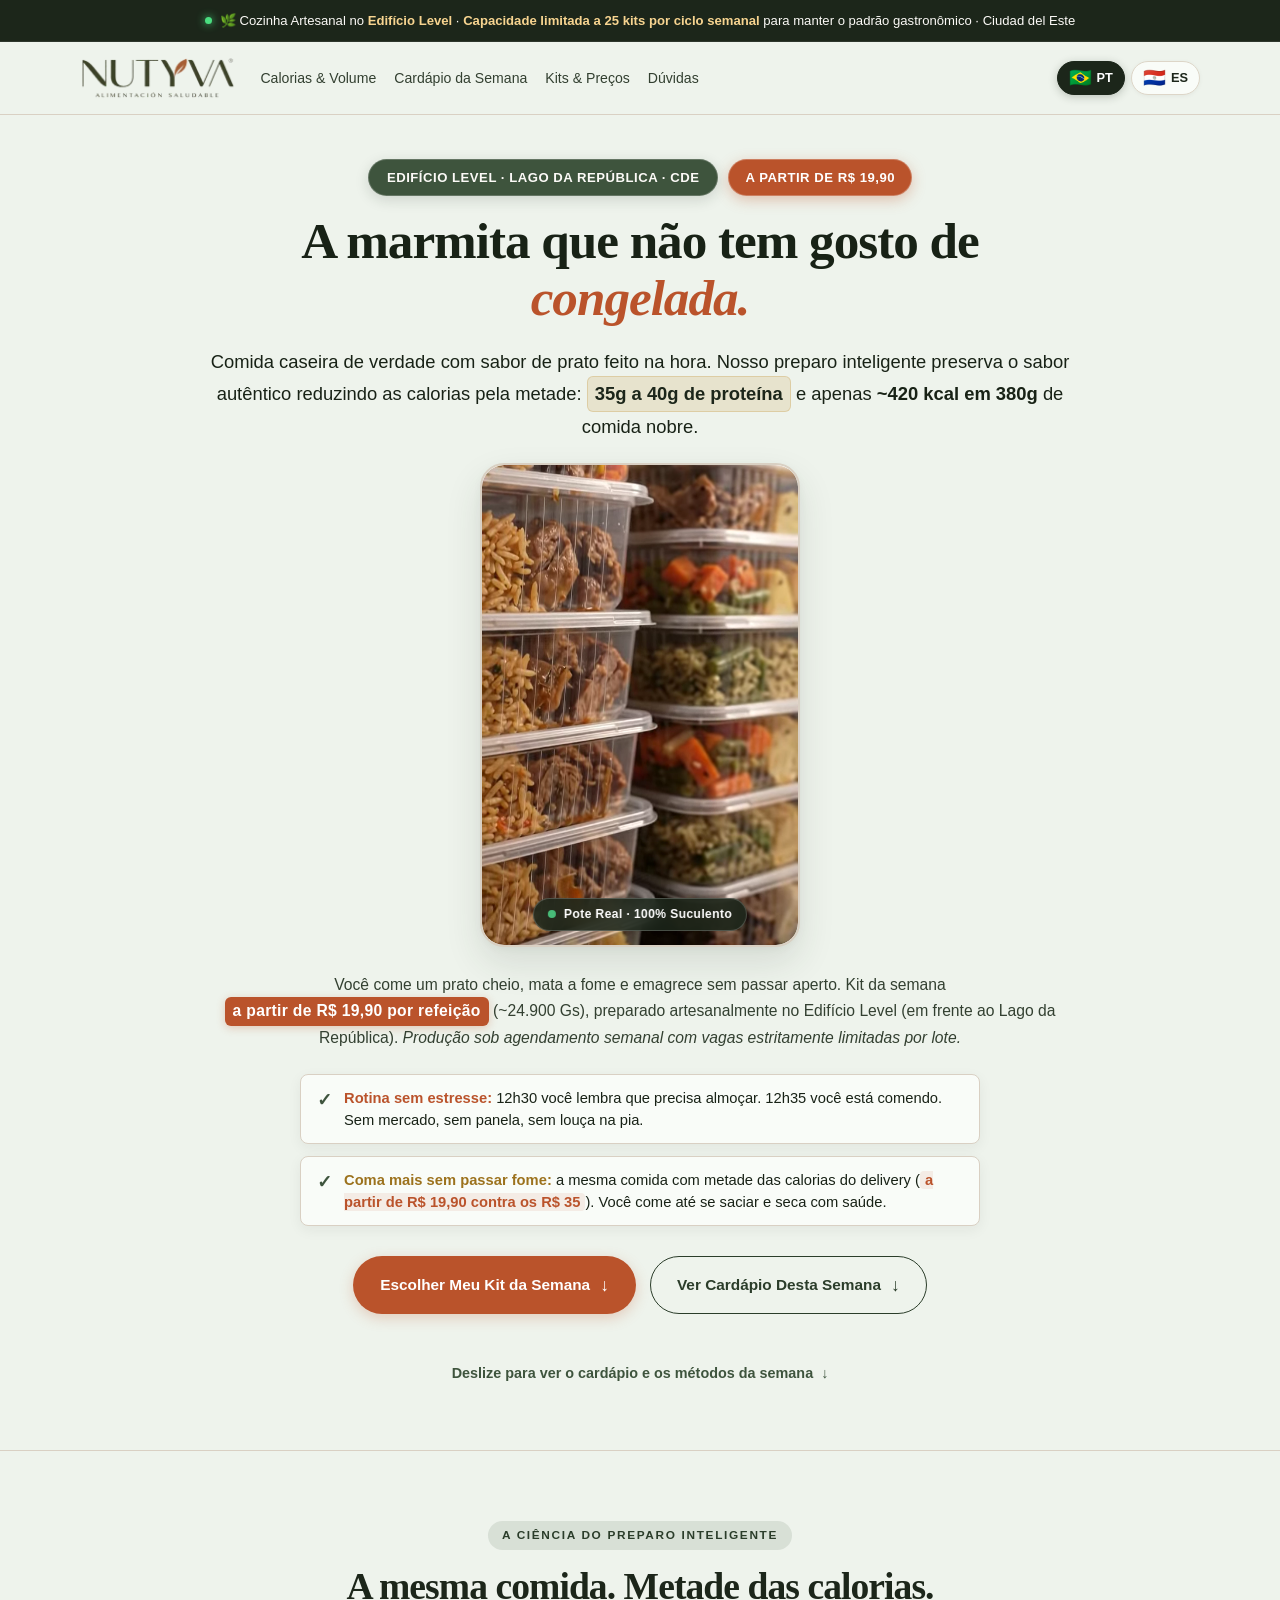
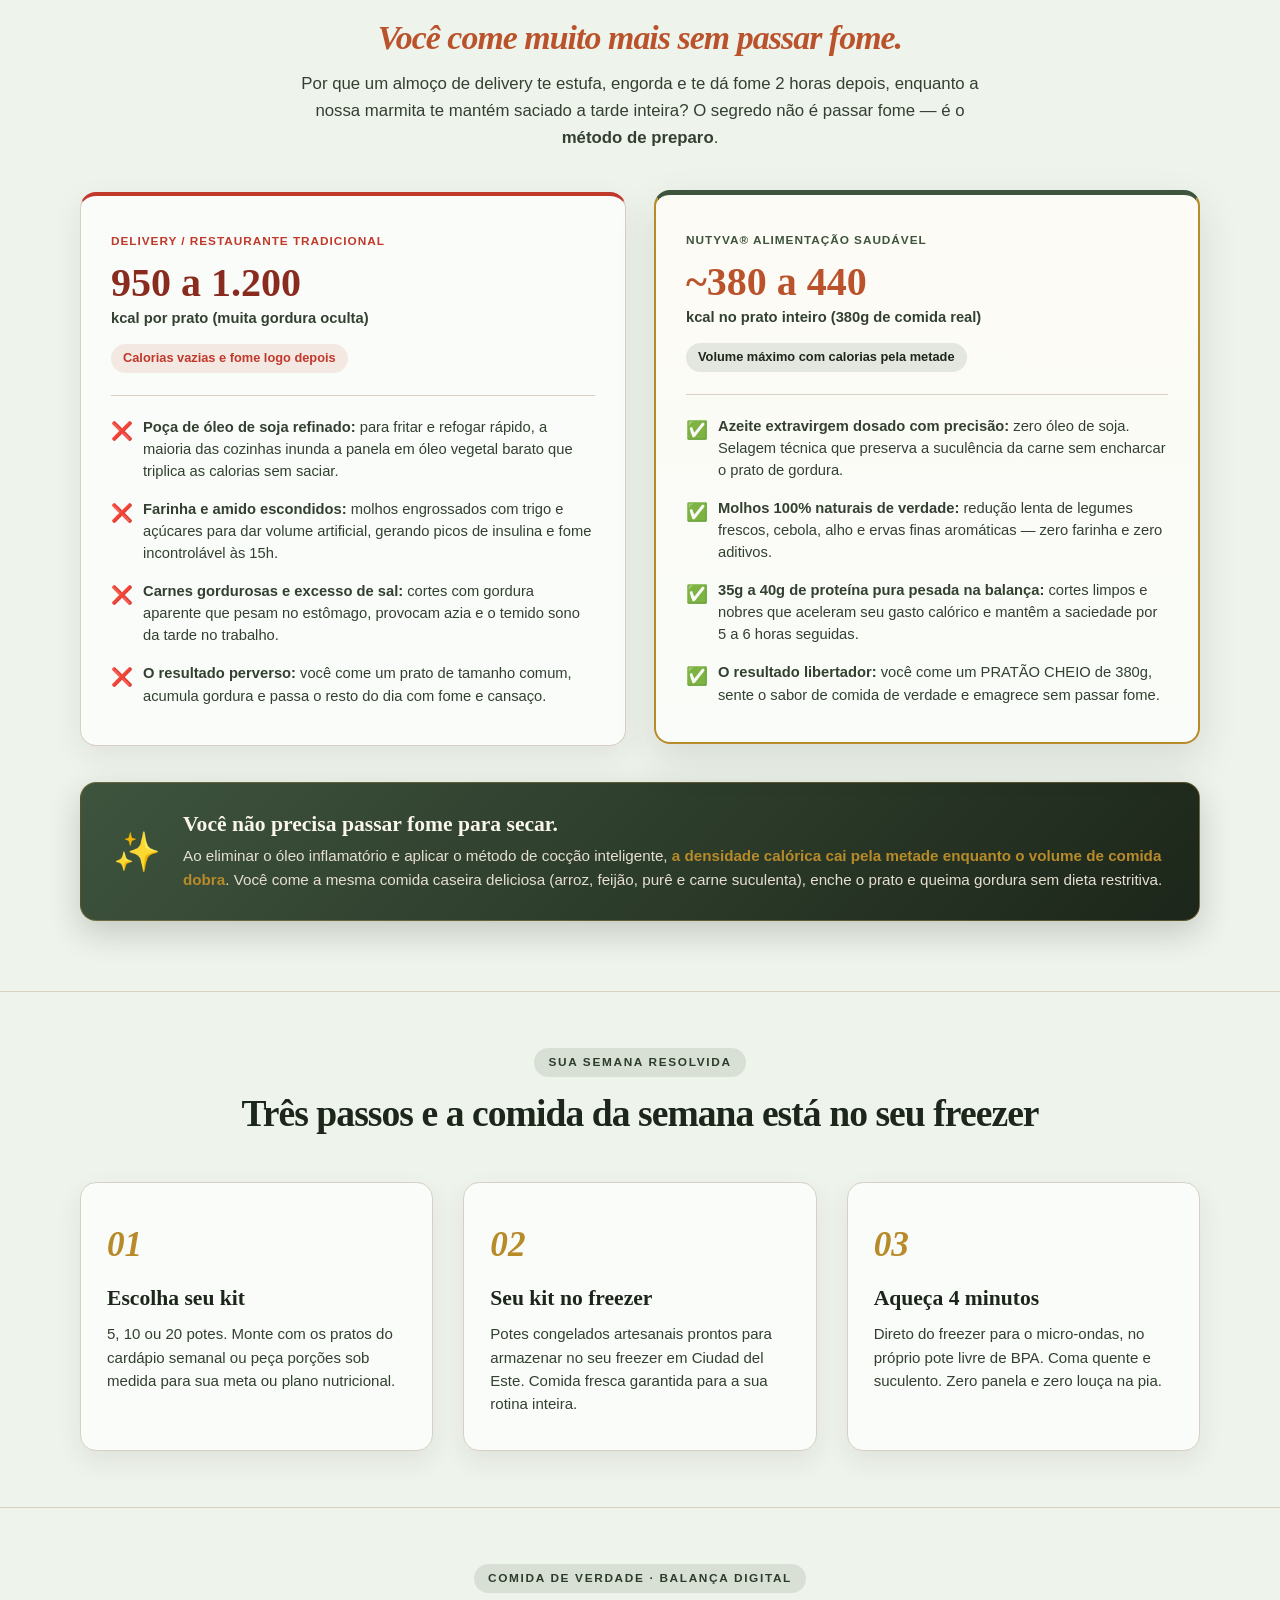
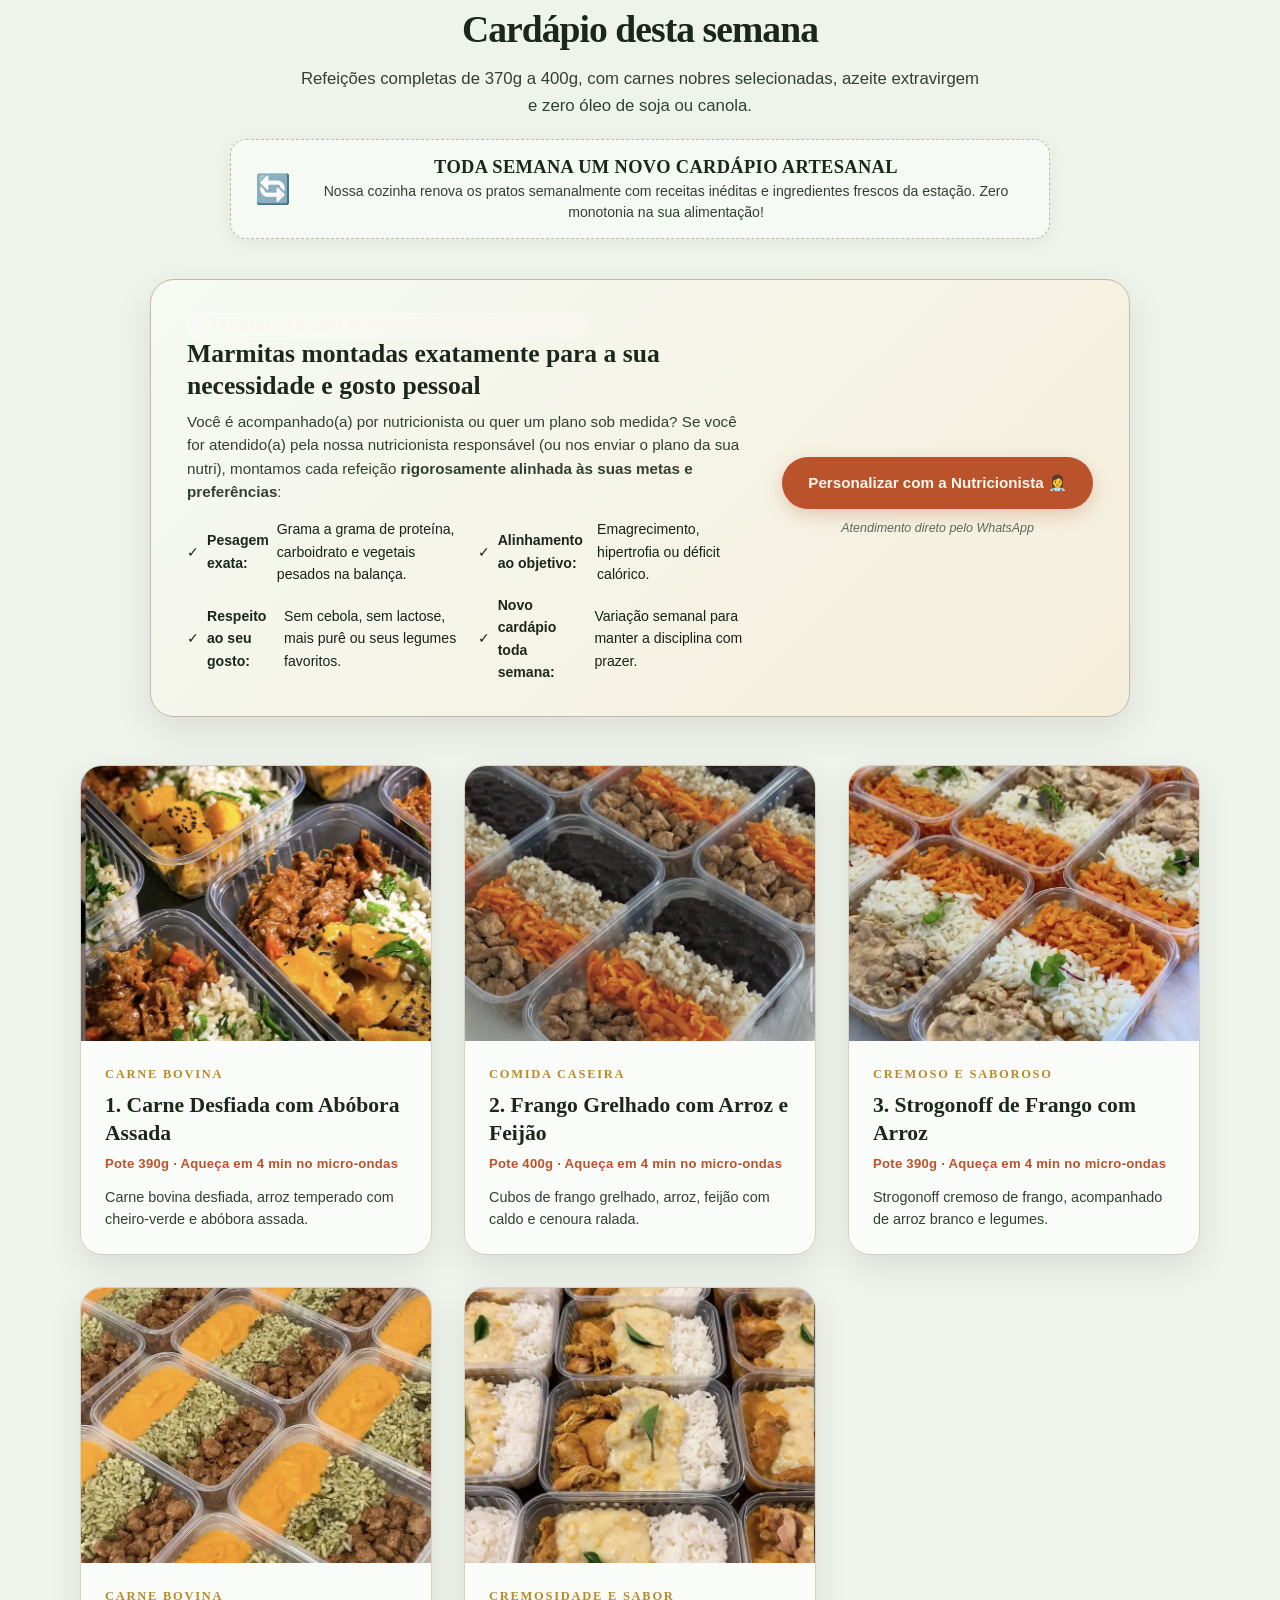
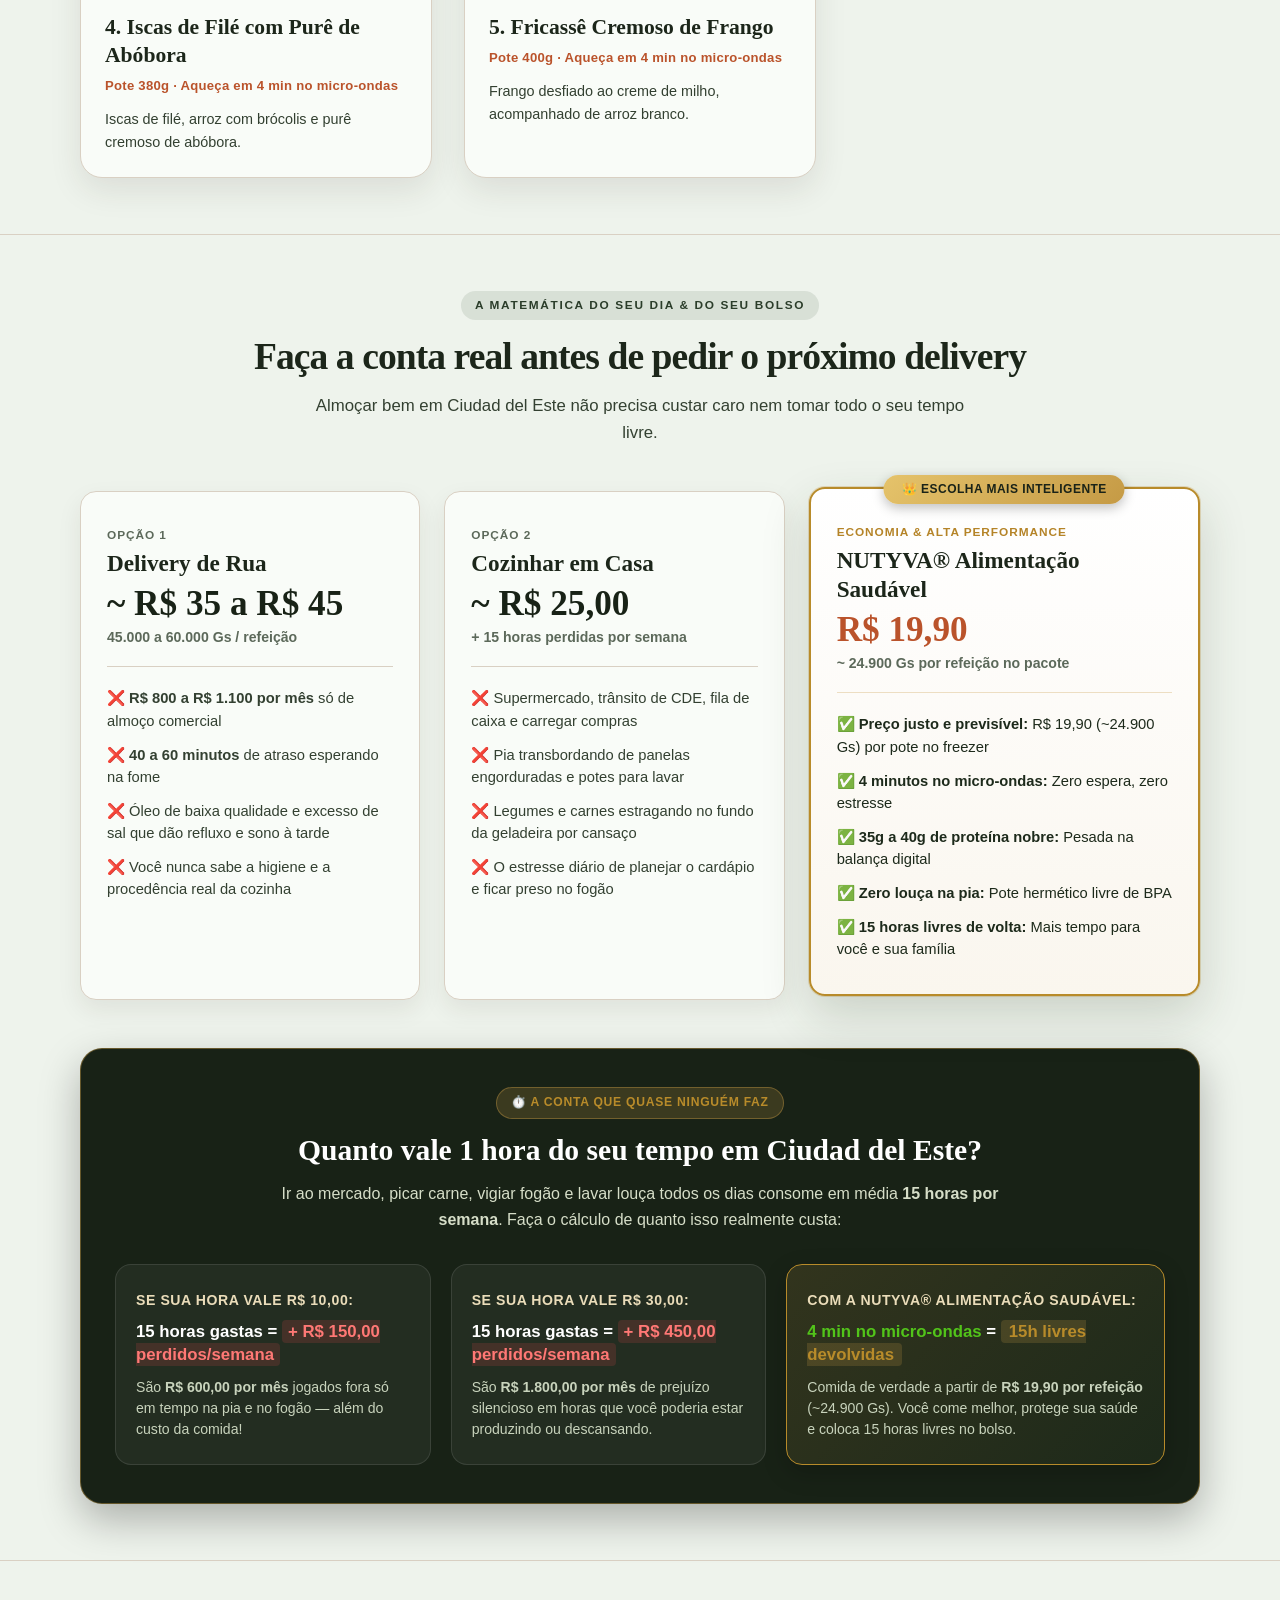
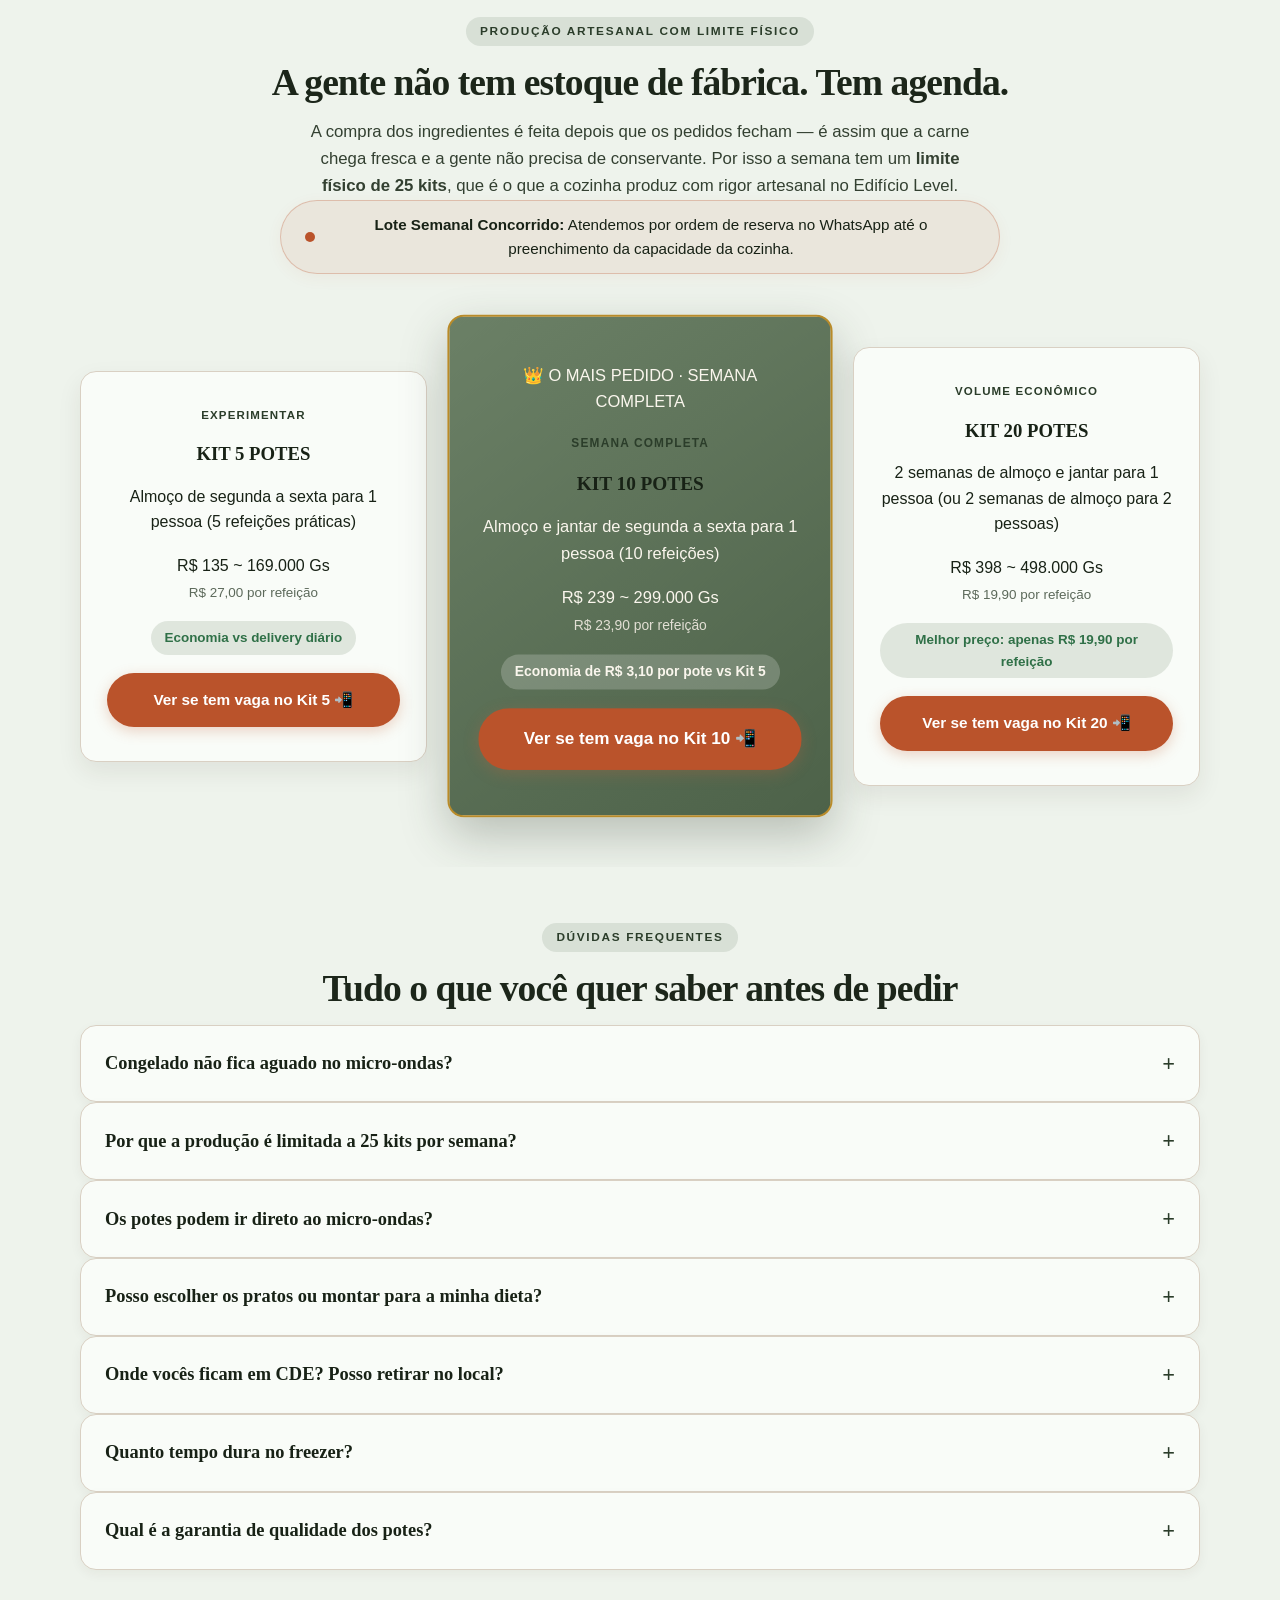
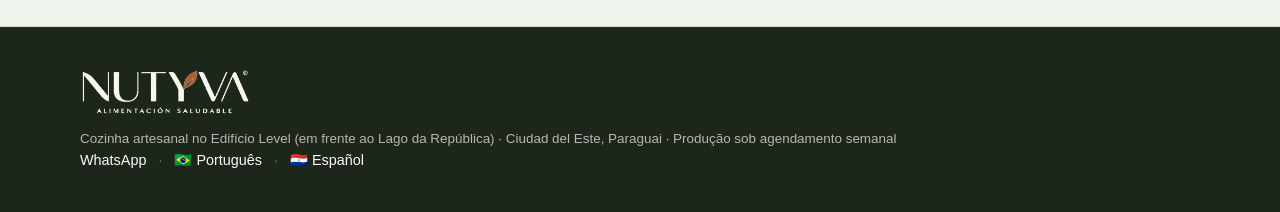
<file: index.html>
<!DOCTYPE html>
<html lang="pt-BR">
<head>
  <meta charset="UTF-8">
  <meta name="viewport" content="width=device-width, initial-scale=1.0">
  
  <!-- Preconnect e DNS-Prefetch para disparo ultra rápido do Meta Pixel -->
  <link rel="preconnect" href="https://connect.facebook.net" crossorigin>
  <link rel="preconnect" href="https://www.facebook.com" crossorigin>
  <link rel="dns-prefetch" href="https://connect.facebook.net">
  <link rel="dns-prefetch" href="https://www.facebook.com">

  <!-- Detecção Automática Inteligente de Idioma (Celular/Navegador) -->
  <script>
    (function() {
      try {
        var manualLang = localStorage.getItem('nutyva_user_lang');
        var params = new URLSearchParams(window.location.search);
        var forceLang = params.get('lang');
        if (forceLang === 'pt') {
          localStorage.setItem('nutyva_user_lang', 'pt');
          return;
        }
        if (forceLang === 'es') {
          localStorage.setItem('nutyva_user_lang', 'es');
          window.location.replace('/es' + window.location.search + window.location.hash);
          return;
        }
        if (manualLang === 'pt') return;
        if (manualLang === 'es') {
          window.location.replace('/es' + window.location.search + window.location.hash);
          return;
        }
        var navLang = (navigator.language || navigator.userLanguage || '').toLowerCase();
        var navLangs = navigator.languages || [];
        var isSpanish = navLang.indexOf('es') === 0;
        if (!isSpanish && navLangs.length > 0) {
          for (var i = 0; i < navLangs.length; i++) {
            var l = navLangs[i].toLowerCase();
            if (l.indexOf('es') === 0) { isSpanish = true; break; }
            if (l.indexOf('pt') === 0) { break; }
          }
        }
        if (isSpanish) {
          window.location.replace('/es' + window.location.search + window.location.hash);
        }
      } catch (e) {}
    })();
  </script>

  <!-- Meta Pixel Code Oficial - Disparo Imediato sem Delays (ID: 2242030616369158) -->
  <script>
  !function(f,b,e,v,n,t,s)
  {if(f.fbq)return;n=f.fbq=function(){n.callMethod?
  n.callMethod.apply(n,arguments):n.queue.push(arguments)};
  if(!f._fbq)f._fbq=n;n.push=n;n.loaded=!0;n.version='2.0';
  n.queue=[];t=b.createElement(e);t.async=!0;
  t.src=v;s=b.getElementsByTagName(e)[0];
  s.parentNode.insertBefore(t,s)}(window, document,'script',
  'https://connect.facebook.net/en_US/fbevents.js');
  fbq('init', '2242030616369158');
  fbq('track', 'PageView');
  </script>
  <noscript><img height="1" width="1" style="display:none"
  src="https://www.facebook.com/tr?id=2242030616369158&ev=PageView&noscript=1"
  /></noscript>
  <!-- End Meta Pixel Code -->

  <title>Marmitas congeladas em Ciudad del Este | NUTYVA® Alimentação Saudável</title>
  <meta name="description" content="Marmitas congeladas artesanais em Ciudad del Este. 35g a 40g de proteína nobre, carnes selecionadas e zero água no prato. A partir de R$ 19,90 (~24.900 Gs).">
  
  <!-- Favicons Oficiais NUTYVA® -->
  <link rel="icon" type="image/png" href="favicon-96x96.png" sizes="96x96">
  <link rel="shortcut icon" href="favicon.ico">
  <link rel="apple-touch-icon" sizes="180x180" href="apple-touch-icon.png">
  <meta name="apple-mobile-web-app-title" content="Nutyva">
  <link rel="manifest" href="site.webmanifest">
  
  <!-- Estilos Gerais com Preload de Alta Prioridade -->
  <link rel="preload" href="style.css?v=showcase-video-v1" as="style">
  <link rel="stylesheet" href="style.css?v=showcase-video-v1">
</head>

<body>

  <!-- BARRA SUPERIOR DE AVISO COM STATUS DE VAGAS -->
  <header class="top-announcement">
    <div class="container top-flex">
      <div class="top-text">
        <span class="live-dot"></span>
        <span>🌿 Cozinha Artesanal no <strong>Edifício Level</strong> · <strong>Capacidade limitada a 25 kits por ciclo semanal</strong> para manter o padrão gastronômico · Ciudad del Este</span>
      </div>
    </div>
  </header>

  <!-- MENU FIXO COM NAVEGAÇÃO INTERNA & SELETOR DE IDIOMAS COM BANDEIRAS -->
  <nav class="fixed-nav" id="main-nav">
    <div class="container nav-flex">
      <a href="#" class="nav-logo" aria-label="NUTYVA® - Alimentação Saudável">
        <img src="assets/logo_nutyva_320.webp" width="320" height="90" alt="NUTYVA® - Alimentação Saudável" class="nav-logo-img" fetchpriority="high">
      </a>
      <div class="nav-links">
        <a href="#calorias" class="nav-link">Calorias & Volume</a>
        <a href="#cardapio" class="nav-link">Cardápio da Semana</a>
        <a href="#kits" class="nav-link">Kits & Preços</a>
        <a href="#duvidas" class="nav-link">Dúvidas</a>
      </div>
      <div class="nav-flag-switcher">
        <a href="/" class="flag-chip active" title="Versão em Português">
          <span class="chip-flag">🇧🇷</span>
          <span class="chip-code">PT</span>
        </a>
        <a href="/es" class="flag-chip" title="Versión en Español">
          <span class="chip-flag">🇵🇾</span>
          <span class="chip-code">ES</span>
        </a>
      </div>
    </div>
  </nav>

  <!-- SEÇÃO 1: HERO -->
  <section class="hero-section">
    <div class="container">
      <div class="hero-grid">
        <div class="hero-content-col">
          <div class="editorial-brand-emblem">
            <span class="emblem-oval-pill">EDIFÍCIO LEVEL · LAGO DA REPÚBLICA · CDE</span>
            <span class="emblem-price-pill">A PARTIR DE R$ 19,90</span>
          </div>

          <!-- Título Oficial com Palavras de Destaque de Cor -->
          <h1 class="hero-title">
            A marmita que não tem gosto de <span class="hero-word-accent">congelada.</span>
          </h1>

          <p class="hero-paragraph-lead">
            Comida caseira de verdade com sabor de prato feito na hora. Nosso preparo inteligente preserva o sabor autêntico reduzindo as calorias pela metade: <strong class="hero-mark-protein">35g a 40g de proteína</strong> e apenas <strong>~420 kcal em 380g</strong> de comida nobre.
          </p>

          <!-- VÍDEO REAL DE APRESENTAÇÃO DOS PRATOS (SHOWCASE ULTRA LEVE) -->
          <div class="hero-video-container">
            <div class="hero-video-card">
              <video 
                class="hero-video-player"
                autoplay
                muted 
                loop 
                playsinline 
                webkit-playsinline
                preload="auto"
                poster="assets/videos/nutyva_showcase_poster.webp">
                <source src="assets/videos/nutyva_showcase_fast.webm" type="video/webm">
                <source src="assets/videos/nutyva_showcase_fast.mp4" type="video/mp4">
                Seu navegador não suporta vídeos HTML5.
              </video>
              <div class="hero-video-pill">
                <span class="pulse-live-dot"></span>
                <span>Pote Real · 100% Suculento</span>
              </div>
            </div>
          </div>

          <p class="hero-paragraph-sub">
            Você come um prato cheio, mata a fome e emagrece sem passar aperto. Kit da semana <strong class="hero-mark-price">a partir de R$ 19,90 por refeição</strong> (~24.900 Gs), preparado artesanalmente no Edifício Level (em frente ao Lago da República). <em>Produção sob agendamento semanal com vagas estritamente limitadas por lote.</em>
          </p>

          <ul class="hero-bullets">
            <li class="hero-bullet-item">
              <span class="bullet-check">✓</span>
              <span><strong class="bullet-tag-terracota">Rotina sem estresse:</strong> 12h30 você lembra que precisa almoçar. 12h35 você está comendo. Sem mercado, sem panela, sem louça na pia.</span>
            </li>
            <li class="hero-bullet-item">
              <span class="bullet-check">✓</span>
              <span><strong class="bullet-tag-gold">Coma mais sem passar fome:</strong> a mesma comida com metade das calorias do delivery (<strong class="price-compare-highlight">a partir de R$ 19,90 contra os R$ 35</strong>). Você come até se saciar e seca com saúde.</span>
            </li>
          </ul>

          <div class="hero-ctas">
            <!-- Botões que levam à escolha na própria página (sem WhatsApp prematuro) -->
            <a href="#kits" class="btn btn-terracota">
              <span>Escolher Meu Kit da Semana</span>
              <span class="btn-arrow">↓</span>
            </a>
            <a href="#cardapio" class="btn btn-outline">
              <span>Ver Cardápio Desta Semana</span>
              <span class="btn-arrow">↓</span>
            </a>
          </div>
        </div>
      </div>



      <!-- Convite visual para rolar a página -->
      <div class="text-center">
        <a href="#cardapio" class="hero-scroll-invite">
          <span>Deslize para ver o cardápio e os métodos da semana</span>
          <span class="bounce-arrow">↓</span>
        </a>
      </div>
    </div>
  </section>


  <!-- SEÇÃO: O SEGREDO DAS CALORIAS (DENSIDADE CALÓRICA INTELIGENTE & ZERO FOME) -->
  <section class="section calories-science-section" id="calorias">
    <div class="container">
      <div class="section-header text-center">
        <span class="eyebrow">A CIÊNCIA DO PREPARO INTELIGENTE</span>
        <h2 class="section-title">A mesma comida. Metade das calorias.<br><span class="title-sub-accent">Você come muito mais sem passar fome.</span></h2>
        <p class="section-subtitle">
          Por que um almoço de delivery te estufa, engorda e te dá fome 2 horas depois, enquanto a nossa marmita te mantém saciado a tarde inteira? O segredo não é passar fome — é o <strong>método de preparo</strong>.
        </p>
      </div>

      <div class="calorie-compare-grid">
        <!-- CARD 1: DELIVERY / RESTAURANTE COMUM -->
        <div class="calorie-card calorie-card-bad">
          <div class="calorie-badge badge-bad">DELIVERY / RESTAURANTE TRADICIONAL</div>
          <div class="calorie-num-display bad-num">
            <span class="cal-number">950 a 1.200</span>
            <span class="cal-unit">kcal por prato (muita gordura oculta)</span>
          </div>
          <div class="cal-summary-pill bad-pill">Calorias vazias e fome logo depois</div>
          <ul class="cal-list">
            <li>
              <span class="cal-ico">❌</span>
              <div><strong>Poça de óleo de soja refinado:</strong> para fritar e refogar rápido, a maioria das cozinhas inunda a panela em óleo vegetal barato que triplica as calorias sem saciar.</div>
            </li>
            <li>
              <span class="cal-ico">❌</span>
              <div><strong>Farinha e amido escondidos:</strong> molhos engrossados com trigo e açúcares para dar volume artificial, gerando picos de insulina e fome incontrolável às 15h.</div>
            </li>
            <li>
              <span class="cal-ico">❌</span>
              <div><strong>Carnes gordurosas e excesso de sal:</strong> cortes com gordura aparente que pesam no estômago, provocam azia e o temido sono da tarde no trabalho.</div>
            </li>
            <li>
              <span class="cal-ico">❌</span>
              <div><strong>O resultado perverso:</strong> você come um prato de tamanho comum, acumula gordura e passa o resto do dia com fome e cansaço.</div>
            </li>
          </ul>
        </div>

        <!-- CARD 2: NUTYVA® ALIMENTAÇÃO SAUDÁVEL -->
        <div class="calorie-card calorie-card-good">
          <div class="calorie-badge badge-good">NUTYVA® ALIMENTAÇÃO SAUDÁVEL</div>
          <div class="calorie-num-display good-num">
            <span class="cal-number">~380 a 440</span>
            <span class="cal-unit">kcal no prato inteiro (380g de comida real)</span>
          </div>
          <div class="cal-summary-pill good-pill">Volume máximo com calorias pela metade</div>
          <ul class="cal-list">
            <li>
              <span class="cal-ico">✅</span>
              <div><strong>Azeite extravirgem dosado com precisão:</strong> zero óleo de soja. Selagem técnica que preserva a suculência da carne sem encharcar o prato de gordura.</div>
            </li>
            <li>
              <span class="cal-ico">✅</span>
              <div><strong>Molhos 100% naturais de verdade:</strong> redução lenta de legumes frescos, cebola, alho e ervas finas aromáticas — zero farinha e zero aditivos.</div>
            </li>
            <li>
              <span class="cal-ico">✅</span>
              <div><strong>35g a 40g de proteína pura pesada na balança:</strong> cortes limpos e nobres que aceleram seu gasto calórico e mantêm a saciedade por 5 a 6 horas seguidas.</div>
            </li>
            <li>
              <span class="cal-ico">✅</span>
              <div><strong>O resultado libertador:</strong> você come um PRATÃO CHEIO de 380g, sente o sabor de comida de verdade e emagrece sem passar fome.</div>
            </li>
          </ul>
        </div>
      </div>

      <!-- BANNER DA GRANDE PROMESSA -->
      <div class="calorie-promise-banner">
        <div class="promise-icon">✨</div>
        <div class="promise-content">
          <h3 class="promise-title">Você não precisa passar fome para secar.</h3>
          <p class="promise-text">
            Ao eliminar o óleo inflamatório e aplicar o método de cocção inteligente, <strong>a densidade calórica cai pela metade enquanto o volume de comida dobra</strong>. Você come a mesma comida caseira deliciosa (arroz, feijão, purê e carne suculenta), enche o prato e queima gordura sem dieta restritiva.
          </p>
        </div>
      </div>
    </div>
  </section>

  <!-- SEÇÃO 3: COMO FUNCIONA (SEM MENÇÃO DE ENTREGA) -->
  <section class="section steps-section" id="como-funciona">
    <div class="container">
      <div class="section-header text-center">
        <span class="eyebrow">SUA SEMANA RESOLVIDA</span>
        <h2 class="section-title">Três passos e a comida da semana está no seu freezer</h2>
      </div>

      <div class="timeline-steps-grid">
        <div class="step-card">
          <div class="step-num-bubble">01</div>
          <h3 class="step-heading">Escolha seu kit</h3>
          <p class="step-text">
            5, 10 ou 20 potes. Monte com os pratos do cardápio semanal ou peça porções sob medida para sua meta ou plano nutricional.
          </p>
        </div>

        <div class="step-card">
          <div class="step-num-bubble">02</div>
          <h3 class="step-heading">Seu kit no freezer</h3>
          <p class="step-text">
            Potes congelados artesanais prontos para armazenar no seu freezer em Ciudad del Este. Comida fresca garantida para a sua rotina inteira.
          </p>
        </div>

        <div class="step-card">
          <div class="step-num-bubble">03</div>
          <h3 class="step-heading">Aqueça 4 minutos</h3>
          <p class="step-text">
            Direto do freezer para o micro-ondas, no próprio pote livre de BPA. Coma quente e suculento. Zero panela e zero louça na pia.
          </p>
        </div>
      </div>
    </div>
  </section>

  <!-- SEÇÃO 4: CARDÁPIO (FOTOS 100% REAIS DE MARMITAS NOS POTES) -->
  <section class="section menu-section" id="cardapio">
    <div class="container">
      <div class="section-header text-center">
        <span class="eyebrow">COMIDA DE VERDADE · BALANÇA DIGITAL</span>
        <h2 class="section-title">Cardápio desta semana</h2>
        <p class="section-subtitle">
          Refeições completas de 370g a 400g, com carnes nobres selecionadas, azeite extravirgem e zero óleo de soja ou canola.
        </p>
      </div>

      <!-- BANNER DE RENOVAÇÃO SEMANAL -->
      <div class="menu-rotative-banner">
        <div class="menu-rotative-icon">🔄</div>
        <div class="menu-rotative-text">
          <h4>TODA SEMANA UM NOVO CARDÁPIO ARTESANAL</h4>
          <p>
            Nossa cozinha renova os pratos semanalmente com receitas inéditas e ingredientes frescos da estação. Zero monotonia na sua alimentação!
          </p>
        </div>
      </div>

      <!-- CARD DA NUTRICIONISTA RESPONSÁVEL: PERSONALIZAÇÃO TOTAL -->
      <div class="nutri-personalization-card" id="sob-medida">
        <div class="nutri-card-body">
          <span class="spotlight-pill">ATENDIMENTO COM NUTRICIONISTA RESPONSÁVEL</span>
          <h3>Marmitas montadas exatamente para a sua necessidade e gosto pessoal</h3>
          <p>
            Você é acompanhado(a) por nutricionista ou quer um plano sob medida? Se você for atendido(a) pela nossa nutricionista responsável (ou nos enviar o plano da sua nutri), montamos cada refeição <strong>rigorosamente alinhada às suas metas e preferências</strong>:
          </p>
          <ul class="nutri-benefits-list">
            <li><span>✓</span> <strong>Pesagem exata:</strong> Grama a grama de proteína, carboidrato e vegetais pesados na balança.</li>
            <li><span>✓</span> <strong>Alinhamento ao objetivo:</strong> Emagrecimento, hipertrofia ou déficit calórico.</li>
            <li><span>✓</span> <strong>Respeito ao seu gosto:</strong> Sem cebola, sem lactose, mais purê ou seus legumes favoritos.</li>
            <li><span>✓</span> <strong>Novo cardápio toda semana:</strong> Variação semanal para manter a disciplina com prazer.</li>
          </ul>
        </div>
        <div class="nutri-card-action">
          <a href="https://wa.me/5551981338580?text=Ol%C3%A1!%20Gostaria%20de%20atendimento%20com%20a%20Nutricionista%20Respons%C3%A1vel%20para%20montar%20minhas%20marmitas%20sob%20medida%20para%20minha%20necessidade%20e%20gosto." target="_blank" rel="noopener" class="btn-nutri-cta">
            <span>Personalizar com a Nutricionista 👩‍⚕️</span>
          </a>
          <span class="nutri-action-note">Atendimento direto pelo WhatsApp</span>
        </div>
      </div>

      <!-- GRADE DOS PRATOS REAIS DA SEMANA (FOTOS REAIS DE POTES) -->
      <div class="gourmet-dishes-grid">
        <!-- Prato 1: Carne Desfiada com Abóbora Assada -->
        <article class="dish-item-card">
          <div class="dish-media">
            <img src="assets/criativos/IMG_4723.webp" width="720" height="947" alt="Pote real de Carne Desfiada com Abóbora Assada" class="dish-img" loading="lazy" decoding="async">
          </div>
          <div class="dish-info">
            <span class="dish-kicker">CARNE BOVINA</span>
            <h3 class="dish-title">1. Carne Desfiada com Abóbora Assada</h3>
            <div class="dish-meta">Pote 390g · Aqueça em 4 min no micro-ondas</div>
            <p class="dish-desc">
              Carne bovina desfiada, arroz temperado com cheiro-verde e abóbora assada.
            </p>
          </div>
        </article>

        <!-- Prato 2: Frango Grelhado com Arroz e Feijão -->
        <article class="dish-item-card">
          <div class="dish-media">
            <img src="assets/criativos/IMG_4728.webp" width="720" height="900" alt="Pote real de Frango Grelhado com Arroz e Feijão" class="dish-img" loading="lazy" decoding="async">
          </div>
          <div class="dish-info">
            <span class="dish-kicker">COMIDA CASEIRA</span>
            <h3 class="dish-title">2. Frango Grelhado com Arroz e Feijão</h3>
            <div class="dish-meta">Pote 400g · Aqueça em 4 min no micro-ondas</div>
            <p class="dish-desc">
              Cubos de frango grelhado, arroz, feijão com caldo e cenoura ralada.
            </p>
          </div>
        </article>

        <!-- Prato 3: Strogonoff de Frango com Arroz -->
        <article class="dish-item-card">
          <div class="dish-media">
            <img src="assets/criativos/IMG_4729.webp" width="720" height="887" alt="Pote real de Strogonoff de Frango com Arroz" class="dish-img" loading="lazy" decoding="async">
          </div>
          <div class="dish-info">
            <span class="dish-kicker">CREMOSO E SABOROSO</span>
            <h3 class="dish-title">3. Strogonoff de Frango com Arroz</h3>
            <div class="dish-meta">Pote 390g · Aqueça em 4 min no micro-ondas</div>
            <p class="dish-desc">
              Strogonoff cremoso de frango, acompanhado de arroz branco e legumes.
            </p>
          </div>
        </article>

        <!-- Prato 4: Iscas de Filé com Purê de Abóbora -->
        <article class="dish-item-card">
          <div class="dish-media">
            <img src="assets/criativos/IMG_4726.webp" width="720" height="734" alt="Pote real de Iscas de Filé com Purê de Abóbora" class="dish-img" loading="lazy" decoding="async">
          </div>
          <div class="dish-info">
            <span class="dish-kicker">CARNE BOVINA</span>
            <h3 class="dish-title">4. Iscas de Filé com Purê de Abóbora</h3>
            <div class="dish-meta">Pote 380g · Aqueça em 4 min no micro-ondas</div>
            <p class="dish-desc">
              Iscas de filé, arroz com brócolis e purê cremoso de abóbora.
            </p>
          </div>
        </article>

        <!-- Prato 5: Fricassê Cremoso de Frango -->
        <article class="dish-item-card">
          <div class="dish-media">
            <img src="assets/criativos/IMG_4724.webp" width="720" height="719" alt="Pote real de Fricassê Cremoso de Frango" class="dish-img" loading="lazy" decoding="async">
          </div>
          <div class="dish-info">
            <span class="dish-kicker">CREMOSIDADE E SABOR</span>
            <h3 class="dish-title">5. Fricassê Cremoso de Frango</h3>
            <div class="dish-meta">Pote 400g · Aqueça em 4 min no micro-ondas</div>
            <p class="dish-desc">
              Frango desfiado ao creme de milho, acompanhado de arroz branco.
            </p>
          </div>
        </article>
      </div>
    </div>
  </section>

  <!-- DEPOIMENTOS — preencher quando houver reais -->



  <!-- SEÇÃO 7: A CONTA (COMPARATIVO) -->
  <section class="section economics-section">
    <div class="container">
      <div class="section-header text-center">
        <span class="eyebrow">A MATEMÁTICA DO SEU DIA & DO SEU BOLSO</span>
        <h2 class="section-title">Faça a conta real antes de pedir o próximo delivery</h2>
        <p class="section-subtitle">
          Almoçar bem em Ciudad del Este não precisa custar caro nem tomar todo o seu tempo livre.
        </p>
      </div>

      <div class="comparison-triad">
        <!-- OPÇÃO 1: DELIVERY -->
        <div class="triad-col triad-bad">
          <div class="triad-header">
            <span class="triad-tag">OPÇÃO 1</span>
            <h3 class="triad-title">Delivery de Rua</h3>
            <div class="triad-price">~ R$ 35 a R$ 45</div>
            <span class="triad-pyg">45.000 a 60.000 Gs / refeição</span>
          </div>
          <ul class="triad-list">
            <li>❌ <strong>R$ 800 a R$ 1.100 por mês</strong> só de almoço comercial</li>
            <li>❌ <strong>40 a 60 minutos</strong> de atraso esperando na fome</li>
            <li>❌ Óleo de baixa qualidade e excesso de sal que dão refluxo e sono à tarde</li>
            <li>❌ Você nunca sabe a higiene e a procedência real da cozinha</li>
          </ul>
        </div>

        <!-- OPÇÃO 2: COZINHAR DO ZERO -->
        <div class="triad-col triad-bad">
          <div class="triad-header">
            <span class="triad-tag">OPÇÃO 2</span>
            <h3 class="triad-title">Cozinhar em Casa</h3>
            <div class="triad-price">~ R$ 25,00</div>
            <span class="triad-pyg">+ 15 horas perdidas por semana</span>
          </div>
          <ul class="triad-list">
            <li>❌ Supermercado, trânsito de CDE, fila de caixa e carregar compras</li>
            <li>❌ Pia transbordando de panelas engorduradas e potes para lavar</li>
            <li>❌ Legumes e carnes estragando no fundo da geladeira por cansaço</li>
            <li>❌ O estresse diário de planejar o cardápio e ficar preso no fogão</li>
          </ul>
        </div>

        <!-- OPÇÃO 3: NUTYVA® ALIMENTAÇÃO SAUDÁVEL -->
        <div class="triad-col triad-winner">
          <div class="winner-crown-badge">👑 ESCOLHA MAIS INTELIGENTE</div>
          <div class="triad-header">
            <span class="triad-tag gold">ECONOMIA & ALTA PERFORMANCE</span>
            <h3 class="triad-title">NUTYVA® Alimentação Saudável</h3>
            <div class="triad-price highlight-price">R$ 19,90</div>
            <span class="triad-pyg">~ 24.900 Gs por refeição no pacote</span>
          </div>
          <ul class="triad-list">
            <li>✅ <strong>Preço justo e previsível:</strong> R$ 19,90 (~24.900 Gs) por pote no freezer</li>
            <li>✅ <strong>4 minutos no micro-ondas:</strong> Zero espera, zero estresse</li>
            <li>✅ <strong>35g a 40g de proteína nobre:</strong> Pesada na balança digital</li>
            <li>✅ <strong>Zero louça na pia:</strong> Pote hermético livre de BPA</li>
            <li>✅ <strong>15 horas livres de volta:</strong> Mais tempo para você e sua família</li>
          </ul>
        </div>
      </div>

      <!-- PAINEL DE IMPACTO: QUANTO VALE 1 HORA DO SEU TEMPO? -->
      <div class="hourly-value-calculator-card">
        <div class="hourly-card-header">
          <span class="calc-tag">⏱️ A CONTA QUE QUASE NINGUÉM FAZ</span>
          <h3 class="calc-title">Quanto vale 1 hora do seu tempo em Ciudad del Este?</h3>
          <p class="calc-subtitle">
            Ir ao mercado, picar carne, vigiar fogão e lavar louça todos os dias consome em média <strong>15 horas por semana</strong>. Faça o cálculo de quanto isso realmente custa:
          </p>
        </div>

        <div class="hourly-grid">
          <div class="hourly-col">
            <div class="hourly-val-title">Se sua hora vale R$ 10,00:</div>
            <div class="hourly-math">15 horas gastas = <span class="math-bad">+ R$ 150,00 perdidos/semana</span></div>
            <p class="hourly-desc">São <strong>R$ 600,00 por mês</strong> jogados fora só em tempo na pia e no fogão — além do custo da comida!</p>
          </div>

          <div class="hourly-col">
            <div class="hourly-val-title">Se sua hora vale R$ 30,00:</div>
            <div class="hourly-math">15 horas gastas = <span class="math-bad">+ R$ 450,00 perdidos/semana</span></div>
            <p class="hourly-desc">São <strong>R$ 1.800,00 por mês</strong> de prejuízo silencioso em horas que você poderia estar produzindo ou descansando.</p>
          </div>

          <div class="hourly-col hourly-col-solution">
            <div class="hourly-val-title">Com a NUTYVA® Alimentação Saudável:</div>
            <div class="hourly-math"><span class="math-good">4 min no micro-ondas</span> = <span class="math-time-saved">15h livres devolvidas</span></div>
            <p class="hourly-desc">Comida de verdade a partir de <strong>R$ 19,90 por refeição</strong> (~24.900 Gs). Você come melhor, protege sua saúde e coloca 15 horas livres no bolso.</p>
          </div>
        </div>
      </div>
    </div>
  </section>

  <!-- SEÇÃO 8: KITS (AQUI ENTRA O CONTATO DO WHATSAPP APÓS A ESCOLHA!) -->
  <section class="section pricing-section" id="kits">
    <div class="container">
      <div class="section-header text-center">
        <span class="eyebrow">PRODUÇÃO ARTESANAL COM LIMITE FÍSICO</span>
        <h2 class="section-title">A gente não tem estoque de fábrica. Tem agenda.</h2>
        <p class="section-subtitle">
          A compra dos ingredientes é feita depois que os pedidos fecham — é assim que a carne chega fresca e a gente não precisa de conservante. Por isso a semana tem um <strong>limite físico de 25 kits</strong>, que é o que a cozinha produz com rigor artesanal no Edifício Level.
        </p>
      </div>

      <div class="scarcity-callout-banner">
        <span class="scarcity-live-dot"></span>
        <span><strong>Lote Semanal Concorrido:</strong> Atendemos por ordem de reserva no WhatsApp até o preenchimento da capacidade da cozinha.</span>
      </div>

      <div class="pricing-cards-grid">
        <!-- KIT 5 -->
        <div class="pricing-box">
          <div class="box-badge">EXPERIMENTAR</div>
          <h3 class="box-title">KIT 5 POTES</h3>
          <p class="box-desc">Almoço de segunda a sexta para 1 pessoa (5 refeições práticas)</p>
          <div class="box-price-tag">
            <span class="box-curr">R$</span>
            <span class="box-val">135</span>
            <span class="box-pyg">~ 169.000 Gs</span>
            <span class="box-per-unit">R$ 27,00 por refeição</span>
          </div>
          <div class="box-saving">Economia vs delivery diário</div>
          <!-- WhatsApp para consultar vaga no Kit 5 -->
          <a href="https://wa.me/5551981338580?text=Ol%C3%A1!%20Gostaria%20de%20saber%20se%20ainda%20tem%20vaga%20para%20o%20*Kit%205%20Potes*%20(R%24%20135%20%2F%20~169.000%20Gs)%20nesta%20semana." target="_blank" rel="noopener" class="btn btn-terracota btn-full">
            Ver se tem vaga no Kit 5 📲
          </a>
        </div>

        <!-- KIT 10 (DESTACADO) -->
        <div class="pricing-box featured-pricing-box">
          <div class="featured-top-ribbon">👑 O MAIS PEDIDO · SEMANA COMPLETA</div>
          <div class="box-badge gold">SEMANA COMPLETA</div>
          <h3 class="box-title">KIT 10 POTES</h3>
          <p class="box-desc">Almoço e jantar de segunda a sexta para 1 pessoa (10 refeições)</p>
          <div class="box-price-tag">
            <span class="box-curr">R$</span>
            <span class="box-val">239</span>
            <span class="box-pyg">~ 299.000 Gs</span>
            <span class="box-per-unit">R$ 23,90 por refeição</span>
          </div>
          <div class="box-saving gold-saving">Economia de R$ 3,10 por pote vs Kit 5</div>
          <!-- WhatsApp para consultar vaga no Kit 10 -->
          <a href="https://wa.me/5551981338580?text=Ol%C3%A1!%20Gostaria%20de%20saber%20se%20ainda%20tem%20vaga%20para%20o%20*Kit%2010%20Potes*%20(R%24%20239%20%2F%20~299.000%20Gs)%20com%20almo%C3%A7o%20e%20jantar%20nesta%20semana." target="_blank" rel="noopener" class="btn btn-terracota btn-full btn-large btn-sheen">
            Ver se tem vaga no Kit 10 📲
          </a>
        </div>

        <!-- KIT 20 -->
        <div class="pricing-box">
          <div class="box-badge">VOLUME ECONÔMICO</div>
          <h3 class="box-title">KIT 20 POTES</h3>
          <p class="box-desc">2 semanas de almoço e jantar para 1 pessoa (ou 2 semanas de almoço para 2 pessoas)</p>
          <div class="box-price-tag">
            <span class="box-curr">R$</span>
            <span class="box-val">398</span>
            <span class="box-pyg">~ 498.000 Gs</span>
            <span class="box-per-unit">R$ 19,90 por refeição</span>
          </div>
          <div class="box-saving">Melhor preço: apenas R$ 19,90 por refeição</div>
          <!-- WhatsApp para consultar vaga no Kit 20 -->
          <a href="https://wa.me/5551981338580?text=Ol%C3%A1!%20Gostaria%20de%20saber%20se%20ainda%20tem%20vaga%20para%20o%20*Kit%2020%20Potes*%20(R%24%20398%20%2F%20~498.000%20Gs)%20a%20R%24%2019%2C90%20por%20refei%C3%A7%C3%A3o%20nesta%20semana." target="_blank" rel="noopener" class="btn btn-terracota btn-full">
            Ver se tem vaga no Kit 20 📲
          </a>
        </div>
      </div>
    </div>
  </section>

  <!-- SEÇÃO 9: FAQ (ACORDEÃO) -->
  <section class="section faq-section" id="duvidas">
    <div class="container">
      <div class="section-header text-center">
        <span class="eyebrow">DÚVIDAS FREQUENTES</span>
        <h2 class="section-title">Tudo o que você quer saber antes de pedir</h2>
      </div>

      <div class="faq-accordion-wrap">
        <details class="faq-row">
          <summary class="faq-trigger">
            <span>Congelado não fica aguado no micro-ondas?</span>
            <span class="faq-chevron">+</span>
          </summary>
          <div class="faq-body">
            <p>
              Esse é exatamente o problema que o nosso método resolve. O pote vai ao ultracongelamento ainda quente, então o gelo se forma em cristais microscópicos que não rompem a fibra da carne. Resultado: a água fica retida dentro do alimento em vez de escorrer no prato. O feijão mantém o caldo cremoso e a carne continua suculenta.
            </p>
          </div>
        </details>

        <details class="faq-row">
          <summary class="faq-trigger">
            <span>Por que a produção é limitada a 25 kits por semana?</span>
            <span class="faq-chevron">+</span>
          </summary>
          <div class="faq-body">
            <p>
              Porque não somos uma indústria de congelados com comida parada em galpão. No Edifício Level, cada ingrediente é fresco do dia, as carnes são pesadas rigorosamente grama por grama em balança digital e o ultracongelamento é feito a quente para preservar a umidade natural. Para manter esse padrão de alta gastronomia sem soltar água no prato, nossa cozinha atende exclusivamente 25 famílias por ciclo semanal.
            </p>
          </div>
        </details>

        <details class="faq-row">
          <summary class="faq-trigger">
            <span>Os potes podem ir direto ao micro-ondas?</span>
            <span class="faq-chevron">+</span>
          </summary>
          <div class="faq-body">
            <p>
              Sim. Polipropileno de grau alimentício, 100% livre de BPA, feito para suportar congelamento profundo e aquecimento sem liberar odor nem alterar o sabor dos alimentos.
            </p>
          </div>
        </details>

        <details class="faq-row">
          <summary class="faq-trigger">
            <span>Posso escolher os pratos ou montar para a minha dieta?</span>
            <span class="faq-chevron">+</span>
          </summary>
          <div class="faq-body">
            <p>
              Pode. Escolha a quantidade de cada prato do cardápio semanal, ou envie as gramaturas da sua nutricionista — nossa nutricionista responsável alinha e pesamos componente por componente na balança digital.
            </p>
          </div>
        </details>

        <details class="faq-row">
          <summary class="faq-trigger">
            <span>Onde vocês ficam em CDE? Posso retirar no local?</span>
            <span class="faq-chevron">+</span>
          </summary>
          <div class="faq-body">
            <p>
              Sim! Nossa cozinha artesanal fica no <strong>Edifício Level, em frente ao Lago da República</strong>, em Ciudad del Este. Você pode retirar o seu kit diretamente com horário agendado ou solicitar a entrega climatizada na sua residência ou trabalho em CDE e região.
            </p>
          </div>
        </details>

        <details class="faq-row">
          <summary class="faq-trigger">
            <span>Quanto tempo dura no freezer?</span>
            <span class="faq-chevron">+</span>
          </summary>
          <div class="faq-body">
            <p>
              Até 90 dias a -18°C mantendo sabor, textura e nutrientes. Depois de descongelar na geladeira, consumir em até 3 dias.
            </p>
          </div>
        </details>

        <details class="faq-row">
          <summary class="faq-trigger">
            <span>Qual é a garantia de qualidade dos potes?</span>
            <span class="faq-chevron">+</span>
          </summary>
          <div class="faq-body">
            <p>
              Todas as refeições são preparadas com ingredientes frescos e selecionados, pesadas individualmente na balança digital e seladas em potes herméticos 100% livres de BPA. Caso haja qualquer imprevisto com seu pedido, você tem suporte direto e prioritário no WhatsApp.
            </p>
          </div>
        </details>
      </div>
    </div>
  </section>


  <!-- RODAPÉ -->
  <footer class="site-footer">
    <div class="container footer-flex">
      <div class="footer-brand-side">
        <img src="assets/logo_nutyva_light_320.webp" width="320" height="90" alt="NUTYVA® - Alimentação Saudável" class="footer-logo-img" loading="lazy" decoding="async">
        <p>Cozinha artesanal no Edifício Level (em frente ao Lago da República) · Ciudad del Este, Paraguai · Produção sob agendamento semanal</p>
      </div>
      <div class="footer-links-side">
        <a href="https://wa.me/5551981338580" target="_blank" rel="noopener">WhatsApp</a>
        <span class="footer-sep">·</span>
        <a href="/">🇧🇷 Português</a>
        <span class="footer-sep">·</span>
        <a href="/es">🇵🇾 Español</a>
      </div>
    </div>
  </footer>

  <script src="app.js?v=clean-v3"></script>
</body>
</html>
</file>
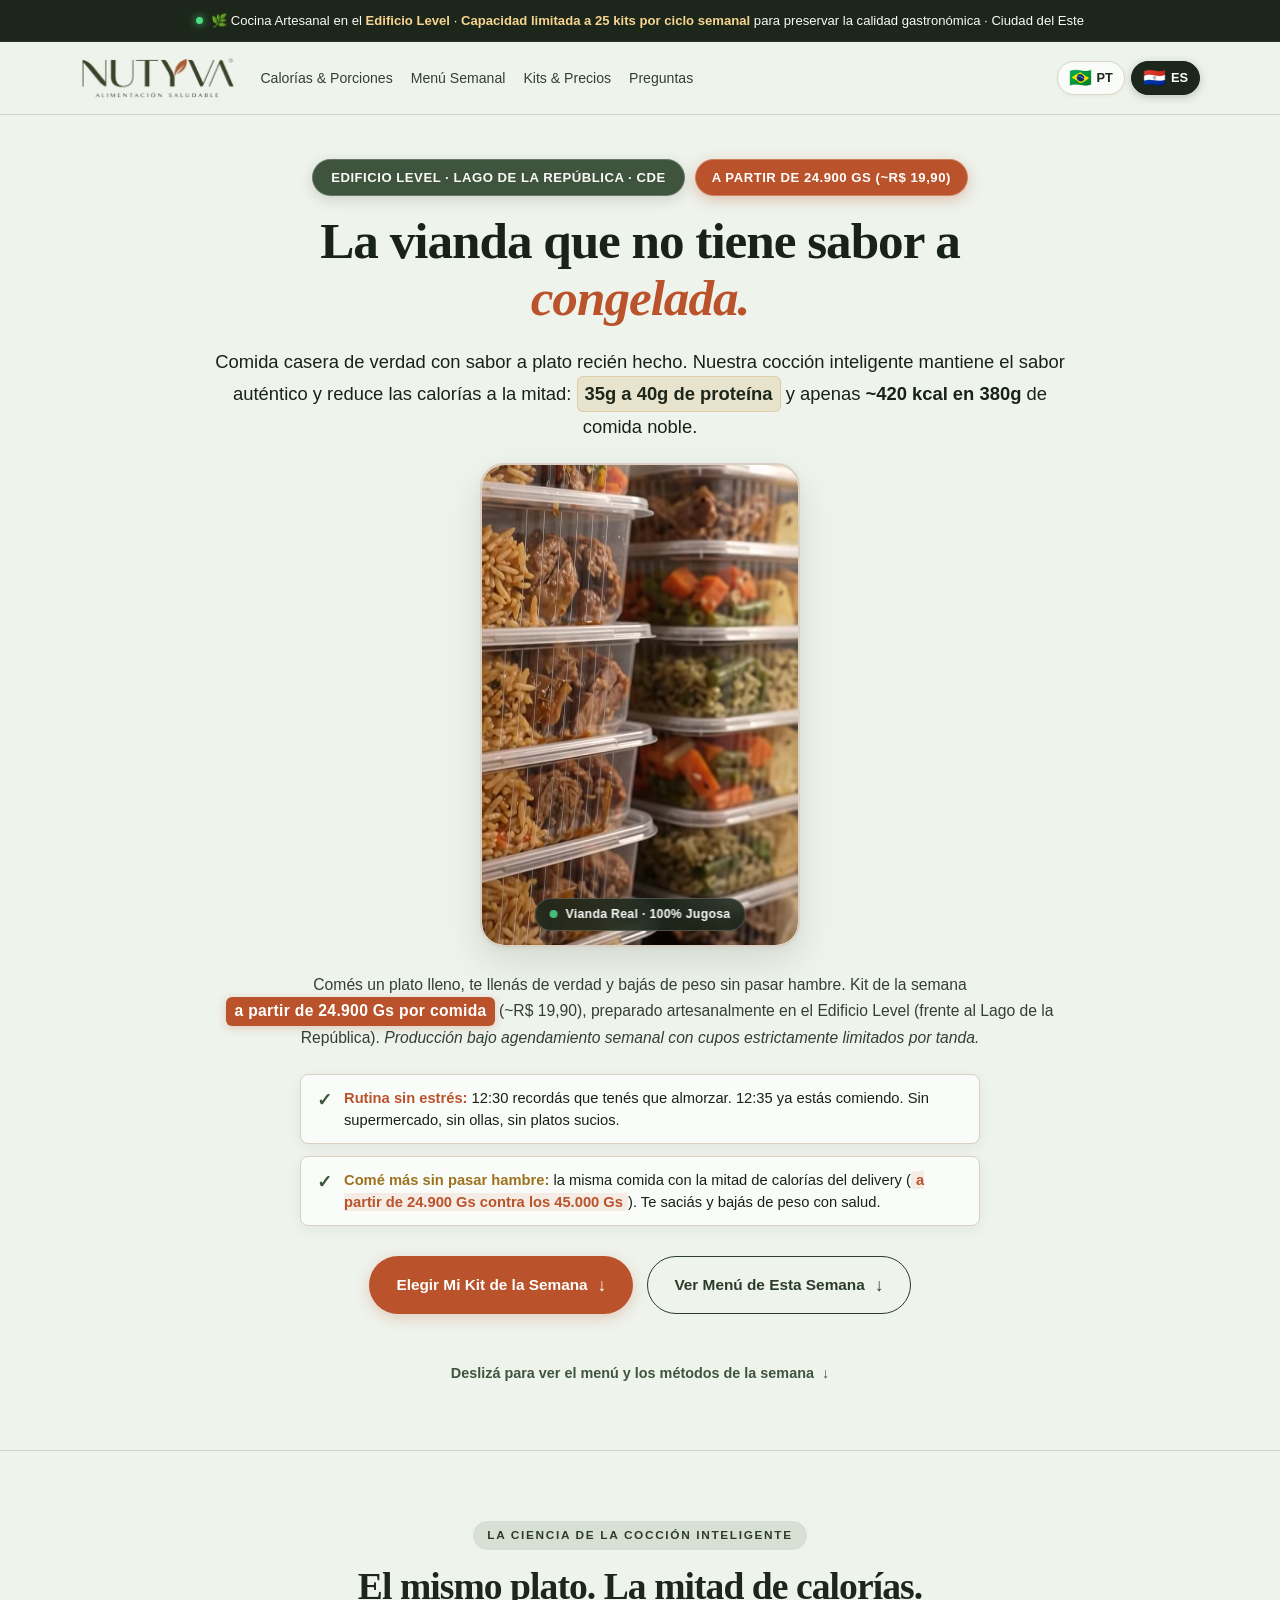
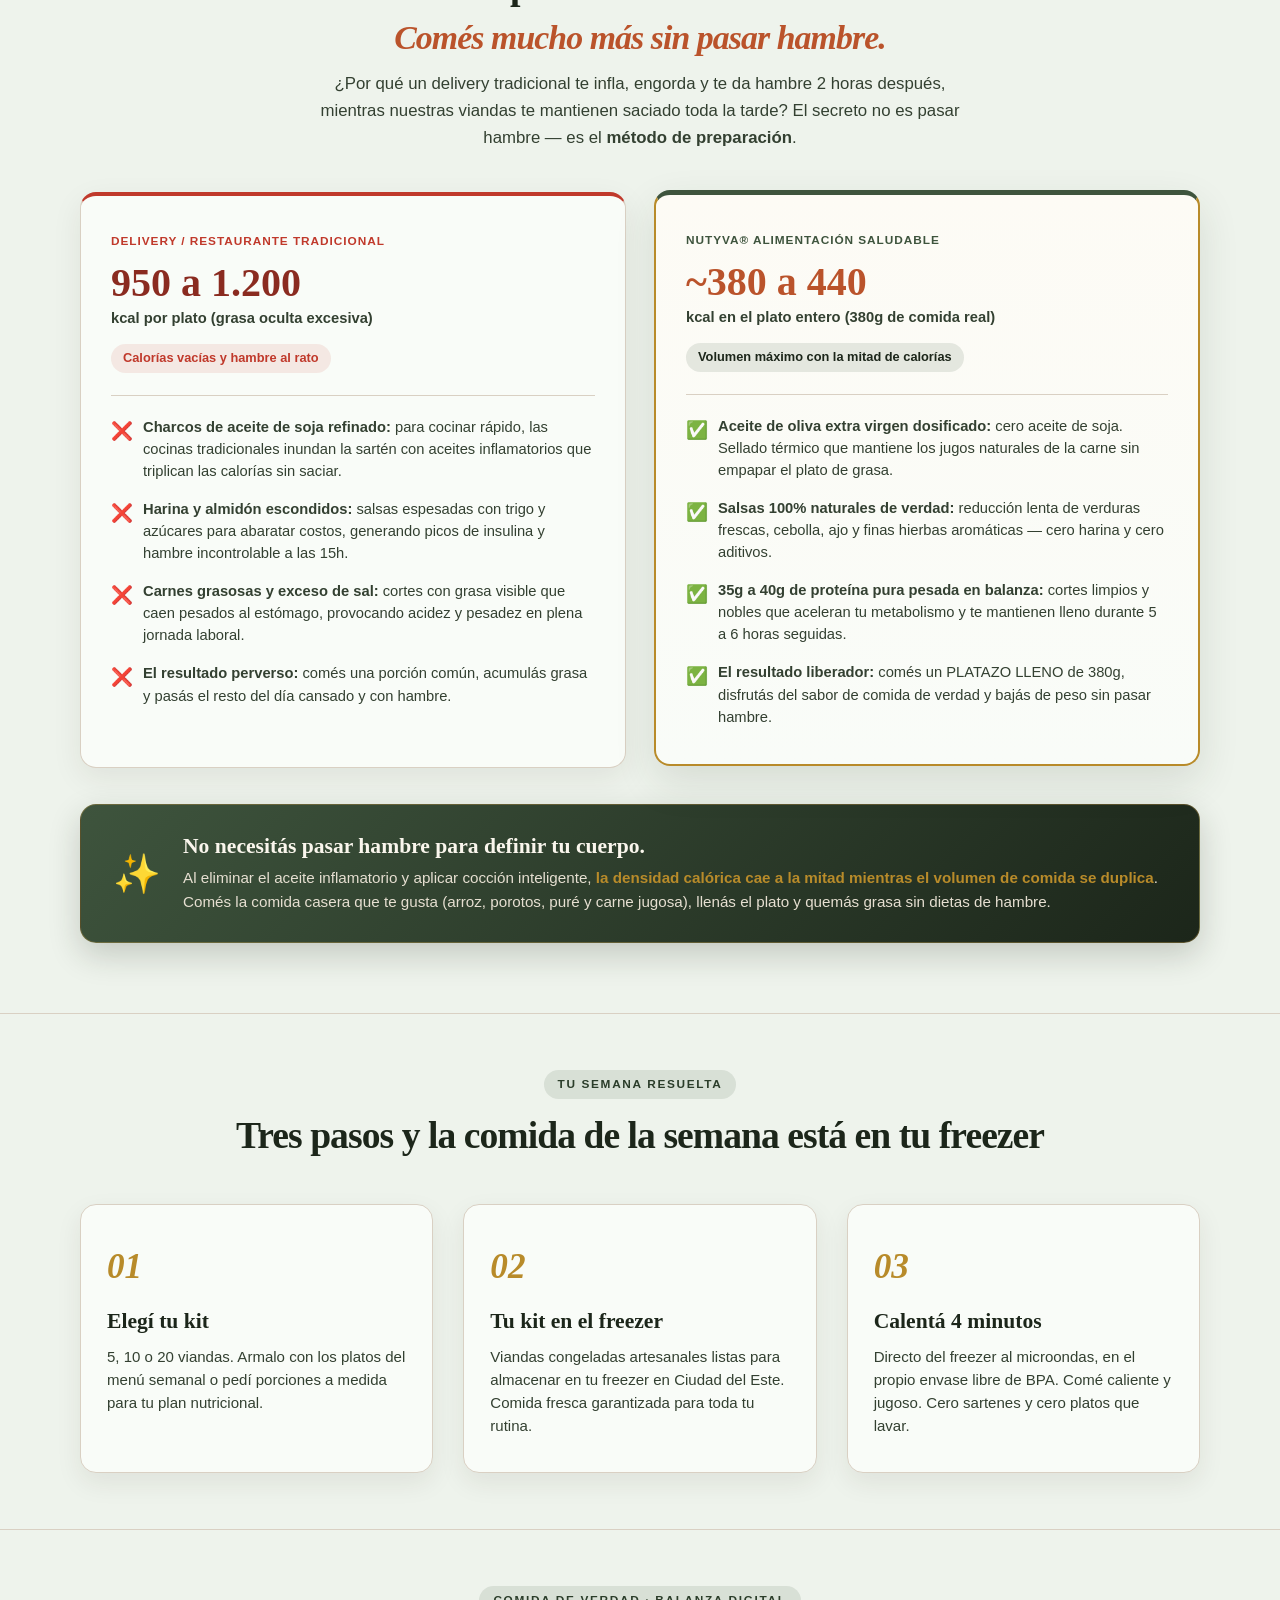
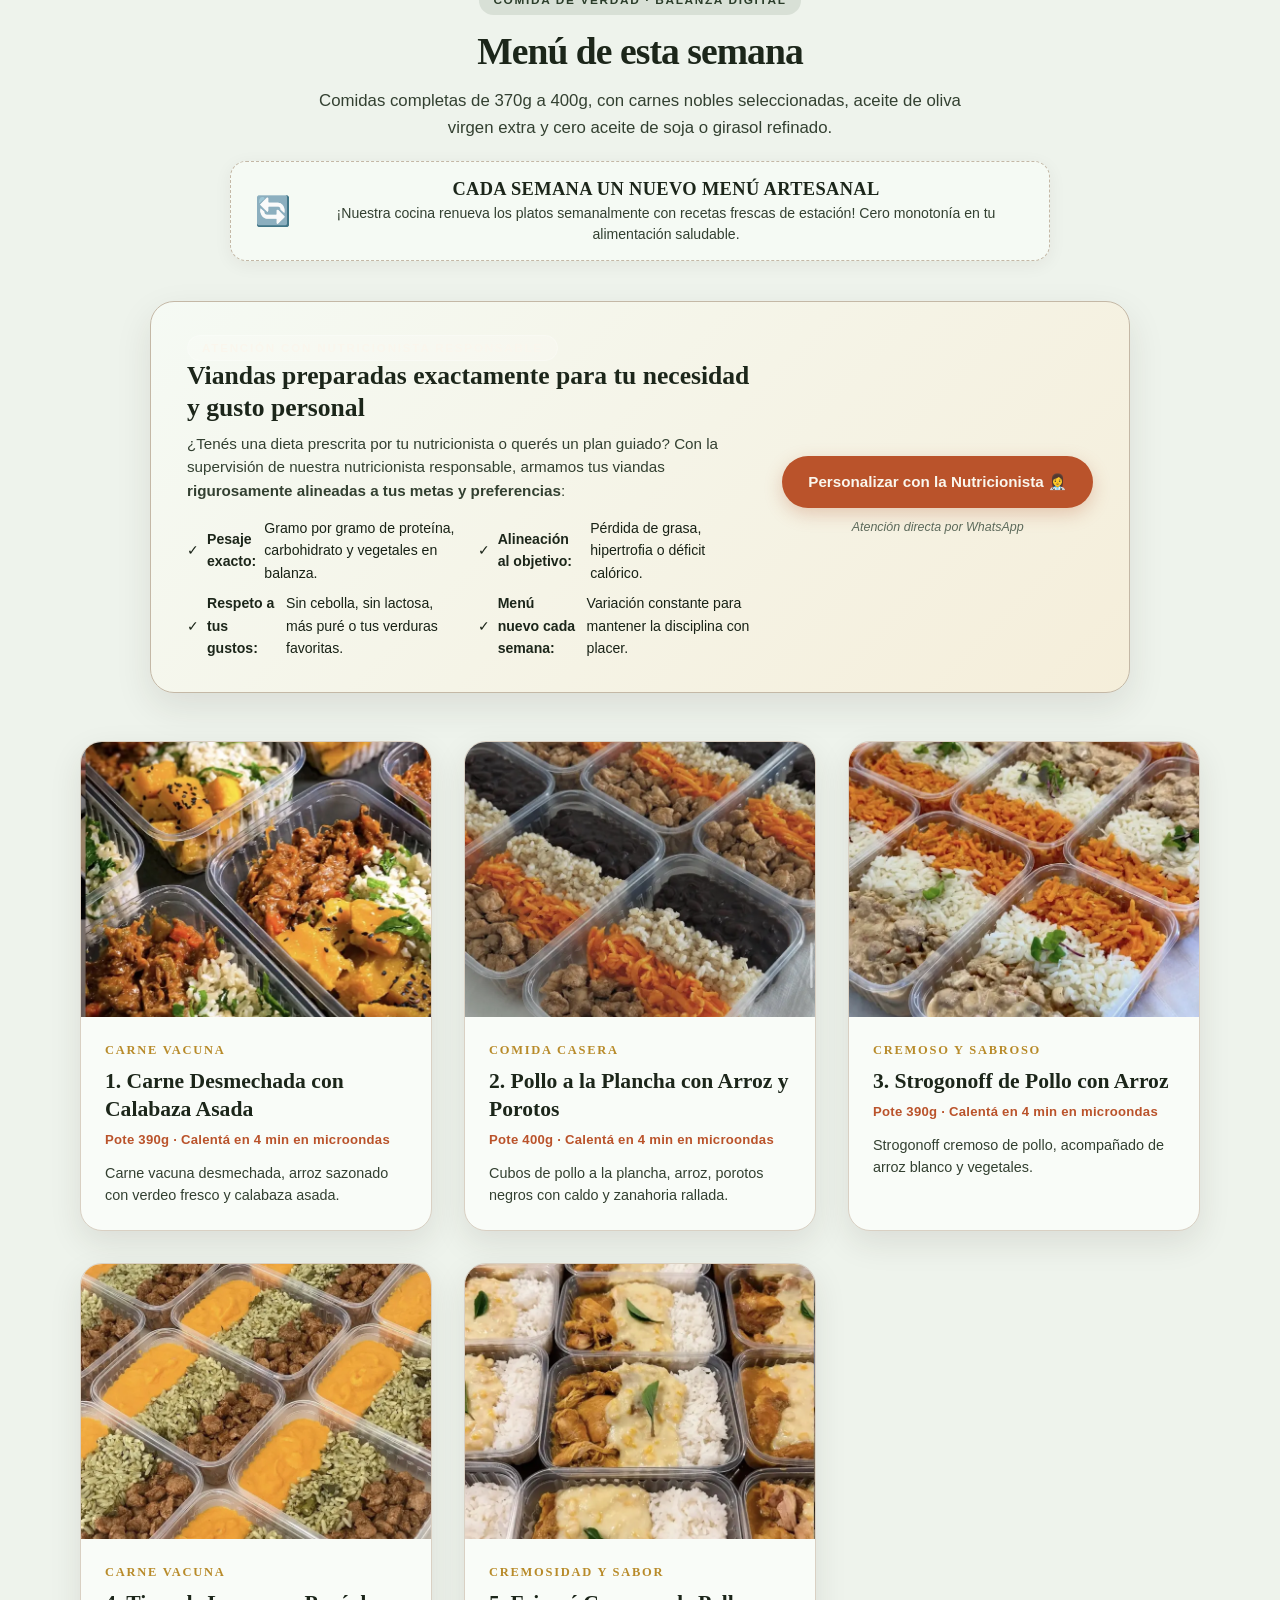
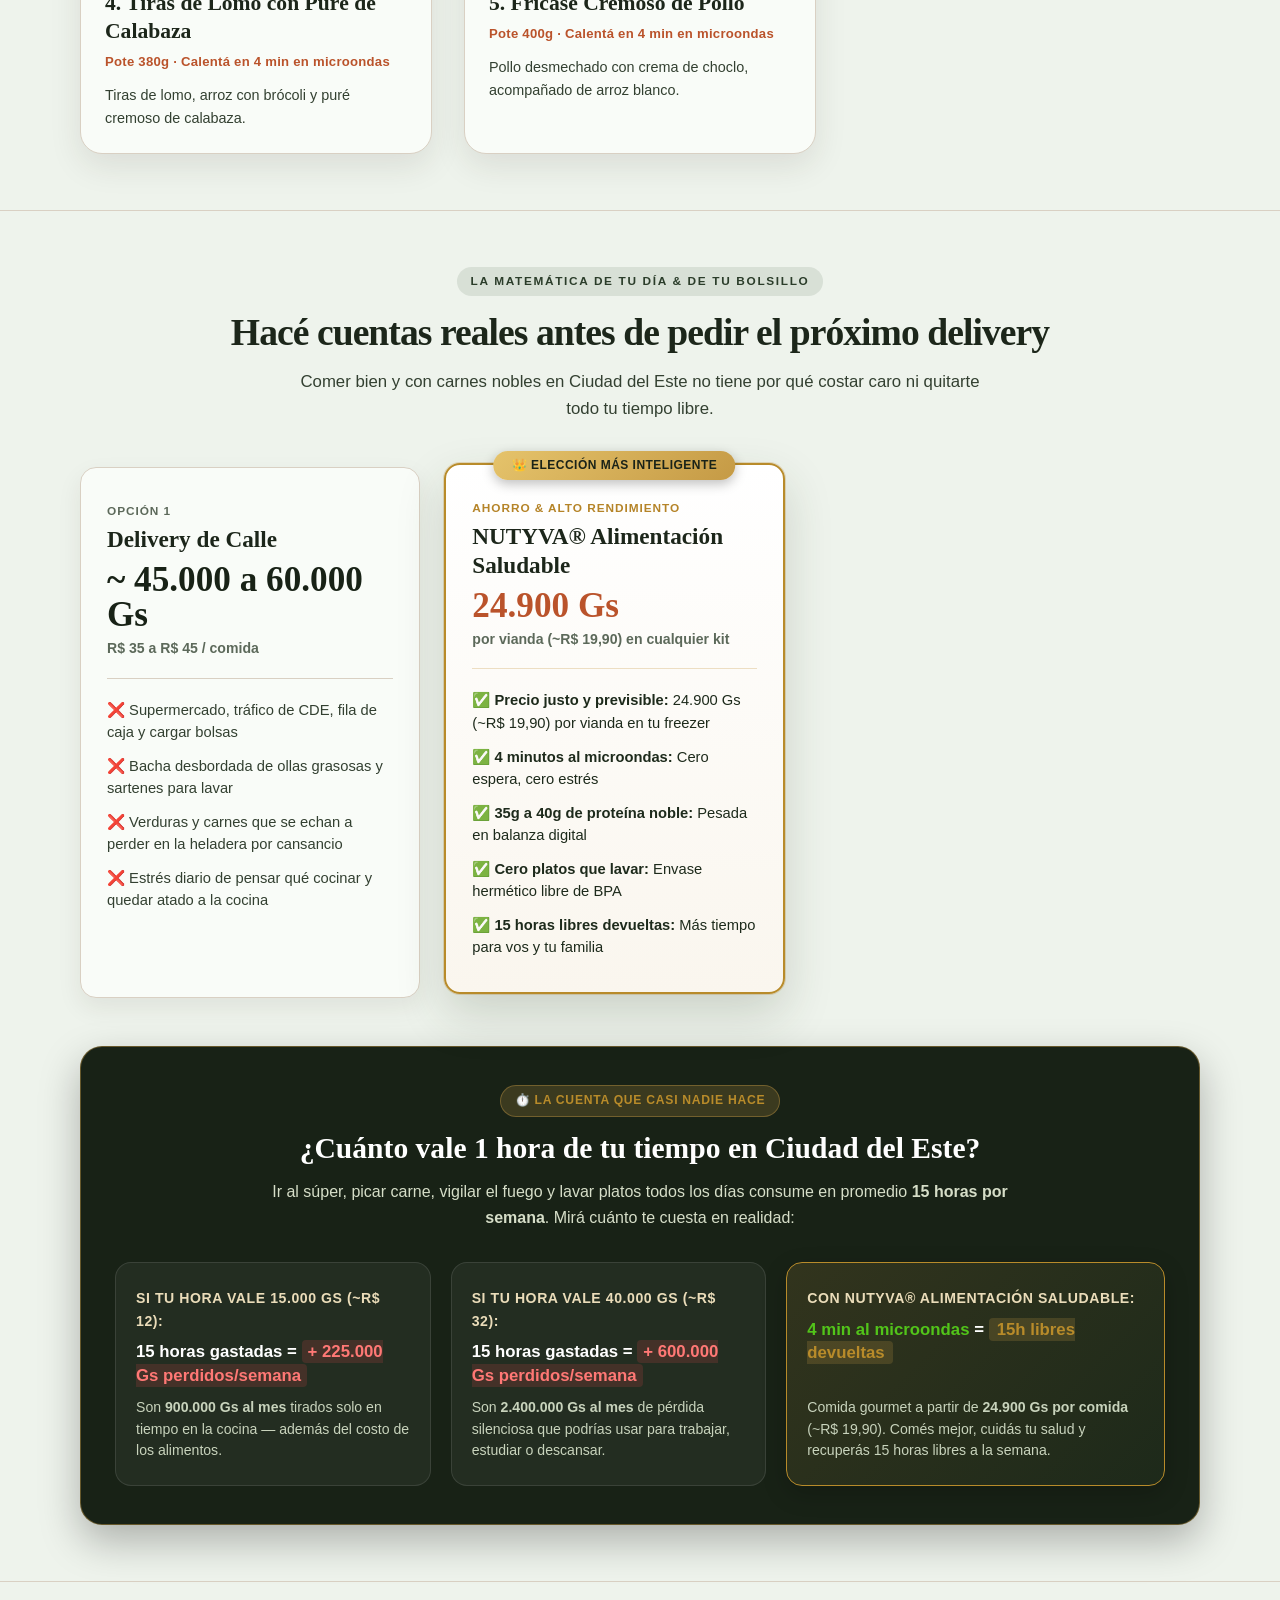
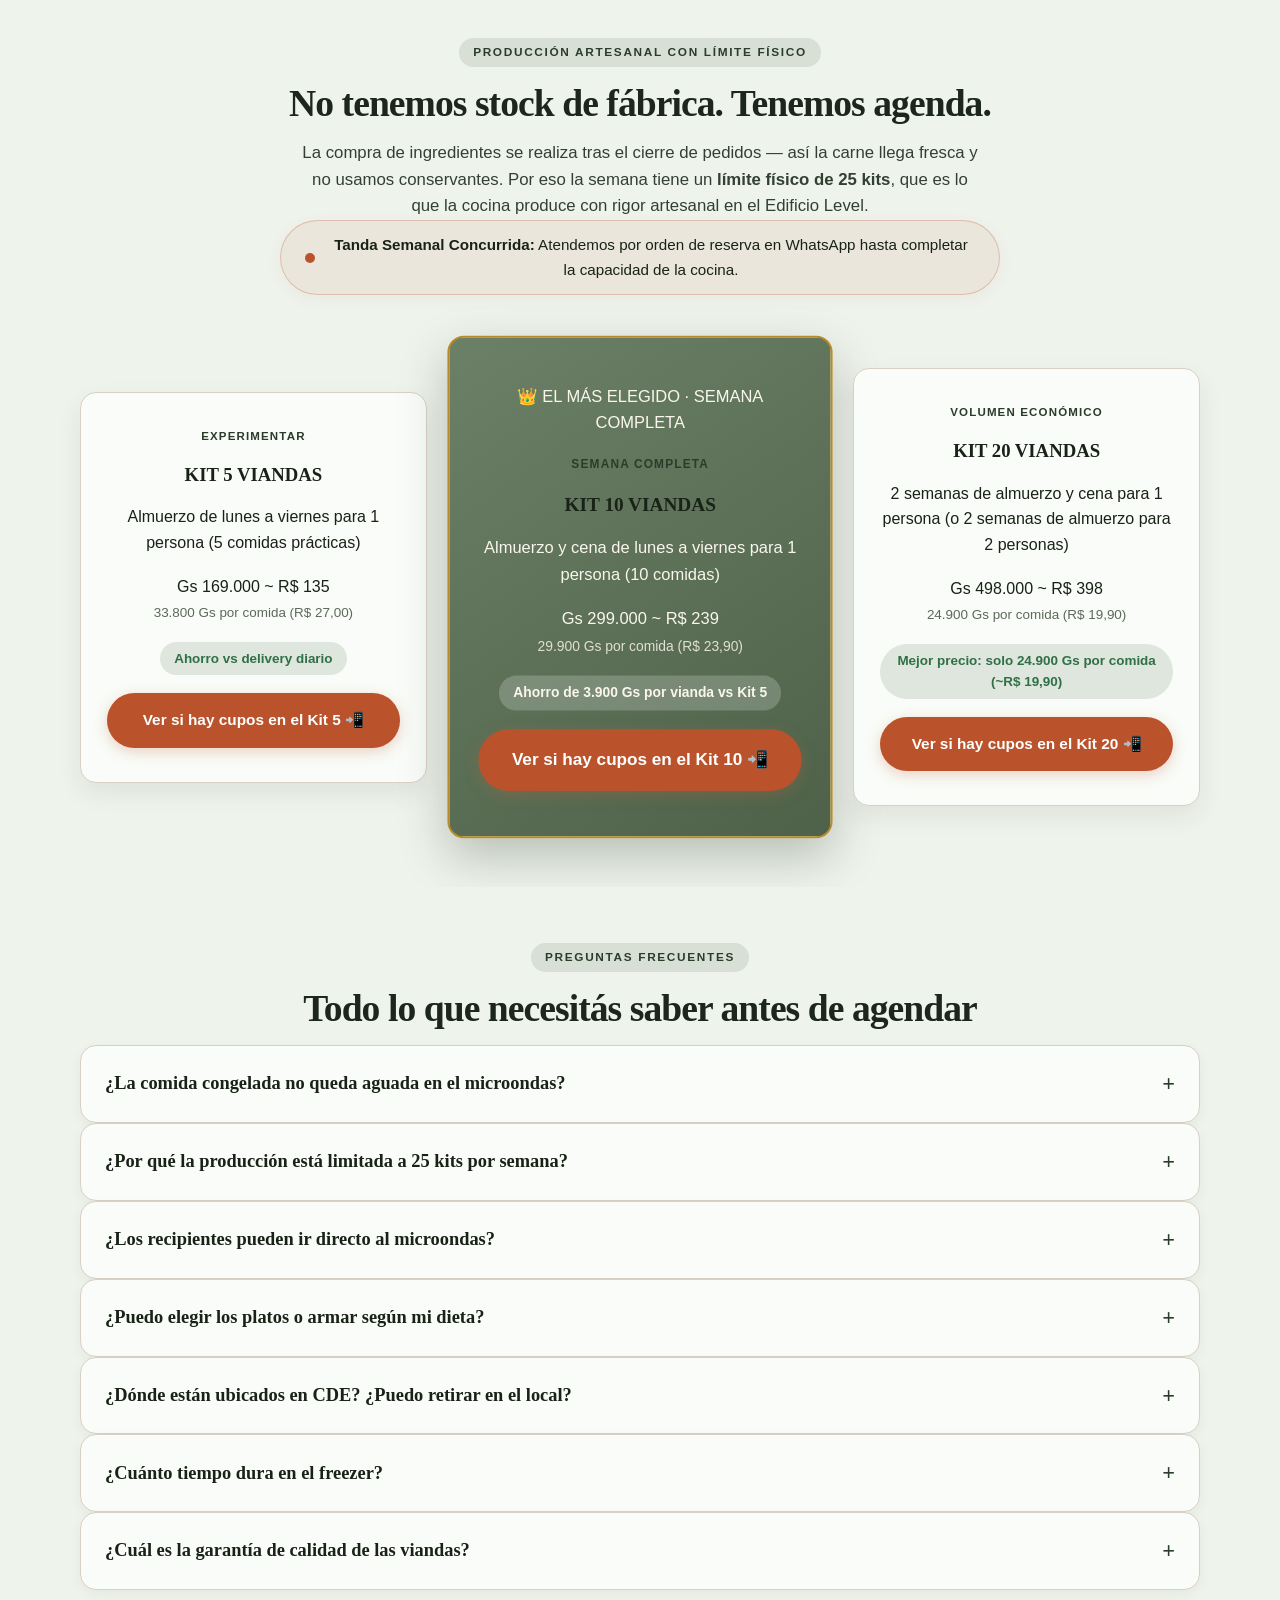
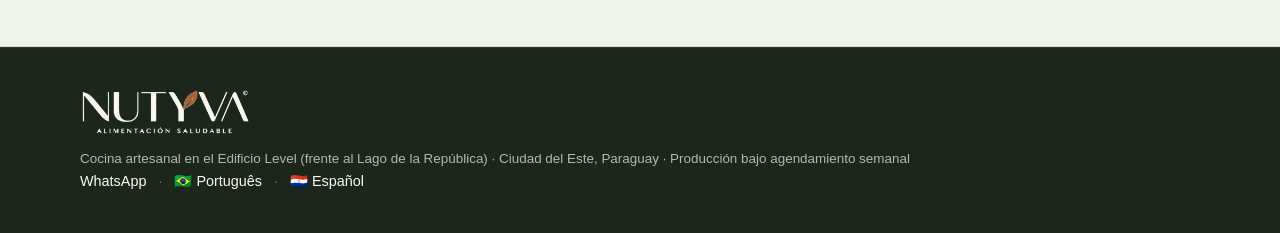
<file: es/index.html>
<!DOCTYPE html>
<html lang="es">
<head>
  <meta charset="UTF-8">
  <meta name="viewport" content="width=device-width, initial-scale=1.0">
  
  <!-- Preconnect e DNS-Prefetch para disparo ultra rápido do Meta Pixel -->
  <link rel="preconnect" href="https://connect.facebook.net" crossorigin>
  <link rel="preconnect" href="https://www.facebook.com" crossorigin>
  <link rel="dns-prefetch" href="https://connect.facebook.net">
  <link rel="dns-prefetch" href="https://www.facebook.com">

  <!-- Respeito a Escolha Manual de Idioma -->
  <script>
    (function() {
      try {
        var manualLang = localStorage.getItem('nutyva_user_lang');
        var params = new URLSearchParams(window.location.search);
        var forceLang = params.get('lang');
        if (forceLang === 'es') {
          localStorage.setItem('nutyva_user_lang', 'es');
          return;
        }
        if (forceLang === 'pt') {
          localStorage.setItem('nutyva_user_lang', 'pt');
          window.location.replace('/' + window.location.search + window.location.hash);
          return;
        }
        if (manualLang === 'pt') {
          window.location.replace('/' + window.location.search + window.location.hash);
          return;
        }
      } catch (e) {}
    })();
  </script>

  <!-- Meta Pixel Code Oficial - Disparo Imediato sem Delays (ID: 2242030616369158) -->
  <script>
  !function(f,b,e,v,n,t,s)
  {if(f.fbq)return;n=f.fbq=function(){n.callMethod?
  n.callMethod.apply(n,arguments):n.queue.push(arguments)};
  if(!f._fbq)f._fbq=n;n.push=n;n.loaded=!0;n.version='2.0';
  n.queue=[];t=b.createElement(e);t.async=!0;
  t.src=v;s=b.getElementsByTagName(e)[0];
  s.parentNode.insertBefore(t,s)}(window, document,'script',
  'https://connect.facebook.net/en_US/fbevents.js');
  fbq('init', '2242030616369158');
  fbq('track', 'PageView');
  </script>
  <noscript><img height="1" width="1" style="display:none"
  src="https://www.facebook.com/tr?id=2242030616369158&ev=PageView&noscript=1"
  /></noscript>
  <!-- End Meta Pixel Code -->

  <title>Viandas congeladas en Ciudad del Este | NUTYVA® Alimentación Saludable</title>
  <meta name="description" content="Viandas congeladas artesanales en Ciudad del Este. 35g a 40g de proteína noble, carnes seleccionadas y cero agua en el plato. A partir de 24.900 Gs (~R$ 19,90).">
  
  <!-- Favicons Oficiales NUTYVA® -->
  <link rel="icon" type="image/png" href="favicon-96x96.png" sizes="96x96">
  <link rel="shortcut icon" href="favicon.ico">
  <link rel="apple-touch-icon" sizes="180x180" href="apple-touch-icon.png">
  <meta name="apple-mobile-web-app-title" content="Nutyva">
  <link rel="manifest" href="site.webmanifest">
  
  <link rel="preload" href="../style.css?v=showcase-video-v1" as="style">
  <link rel="stylesheet" href="../style.css?v=showcase-video-v1">
</head>

<body>

  <!-- BARRA SUPERIOR DE AVISO CON STATUS DE CUPOS -->
  <header class="top-announcement">
    <div class="container top-flex">
      <div class="top-text">
        <span class="live-dot"></span>
        <span>🌿 Cocina Artesanal en el <strong>Edificio Level</strong> · <strong>Capacidad limitada a 25 kits por ciclo semanal</strong> para preservar la calidad gastronómica · Ciudad del Este</span>
      </div>
    </div>
  </header>

  <!-- MENÚ FIJO CON NAVEGACIÓN INTERNA & SELECTOR DE IDIOMAS CON BANDERAS -->
  <nav class="fixed-nav" id="main-nav">
    <div class="container nav-flex">
      <a href="#" class="nav-logo" aria-label="NUTYVA® - Alimentación Saludable">
        <img src="../assets/logo_nutyva_320.webp" width="320" height="90" alt="NUTYVA® - Alimentación Saludable" class="nav-logo-img" fetchpriority="high">
      </a>
      <div class="nav-links">
        <a href="#calorias" class="nav-link">Calorías & Porciones</a>
        <a href="#cardapio" class="nav-link">Menú Semanal</a>
        <a href="#kits" class="nav-link">Kits & Precios</a>
        <a href="#duvidas" class="nav-link">Preguntas</a>
      </div>
      <div class="nav-flag-switcher">
        <a href="/" class="flag-chip" title="Versión en Portugués">
          <span class="chip-flag">🇧🇷</span>
          <span class="chip-code">PT</span>
        </a>
        <a href="/es" class="flag-chip active" title="Versión en Español">
          <span class="chip-flag">🇵🇾</span>
          <span class="chip-code">ES</span>
        </a>
      </div>
    </div>
  </nav>

  <!-- SECCIÓN 1: HERO -->
  <section class="hero-section">
    <div class="container">
      <div class="hero-grid">
        <div class="hero-content-col">
          <div class="editorial-brand-emblem">
            <span class="emblem-oval-pill">EDIFICIO LEVEL · LAGO DE LA REPÚBLICA · CDE</span>
            <span class="emblem-price-pill">A PARTIR DE 24.900 Gs (~R$ 19,90)</span>
          </div>

          <h1 class="hero-title">
            La vianda que no tiene sabor a <span class="hero-word-accent">congelada.</span>
          </h1>

          <p class="hero-paragraph-lead">
            Comida casera de verdad con sabor a plato recién hecho. Nuestra cocción inteligente mantiene el sabor auténtico y reduce las calorías a la mitad: <strong class="hero-mark-protein">35g a 40g de proteína</strong> y apenas <strong>~420 kcal en 380g</strong> de comida noble.
          </p>

          <!-- VÍDEO REAL DE DEMOSTRACIÓN (SHOWCASE ULTRA LIVIANO) -->
          <div class="hero-video-container">
            <div class="hero-video-card">
              <video 
                class="hero-video-player"
                autoplay
                muted 
                loop 
                playsinline 
                webkit-playsinline
                preload="auto"
                poster="../assets/videos/nutyva_showcase_poster.webp">
                <source src="../assets/videos/nutyva_showcase_fast.webm" type="video/webm">
                <source src="../assets/videos/nutyva_showcase_fast.mp4" type="video/mp4">
                Tu navegador no soporta videos HTML5.
              </video>
              <div class="hero-video-pill">
                <span class="pulse-live-dot"></span>
                <span>Vianda Real · 100% Jugosa</span>
              </div>
            </div>
          </div>

          <p class="hero-paragraph-sub">
            Comés un plato lleno, te llenás de verdad y bajás de peso sin pasar hambre. Kit de la semana <strong class="hero-mark-price">a partir de 24.900 Gs por comida</strong> (~R$ 19,90), preparado artesanalmente en el Edificio Level (frente al Lago de la República). <em>Producción bajo agendamiento semanal con cupos estrictamente limitados por tanda.</em>
          </p>

          <ul class="hero-bullets">
            <li class="hero-bullet-item">
              <span class="bullet-check">✓</span>
              <span><strong class="bullet-tag-terracota">Rutina sin estrés:</strong> 12:30 recordás que tenés que almorzar. 12:35 ya estás comiendo. Sin supermercado, sin ollas, sin platos sucios.</span>
            </li>
            <li class="hero-bullet-item">
              <span class="bullet-check">✓</span>
              <span><strong class="bullet-tag-gold">Comé más sin pasar hambre:</strong> la misma comida con la mitad de calorías del delivery (<strong class="price-compare-highlight">a partir de 24.900 Gs contra los 45.000 Gs</strong>). Te saciás y bajás de peso con salud.</span>
            </li>
          </ul>

          <div class="hero-ctas">
            <a href="#kits" class="btn btn-terracota">
              <span>Elegir Mi Kit de la Semana</span>
              <span class="btn-arrow">↓</span>
            </a>
            <a href="#cardapio" class="btn btn-outline">
              <span>Ver Menú de Esta Semana</span>
              <span class="btn-arrow">↓</span>
            </a>
          </div>
        </div>
      </div>

      <div class="text-center">
        <a href="#cardapio" class="hero-scroll-invite">
          <span>Deslizá para ver el menú y los métodos de la semana</span>
          <span class="bounce-arrow">↓</span>
        </a>
      </div>
    </div>
  </section>


  <!-- SECCIÓN: EL SECRETO DE LAS CALORÍAS (VOLUMEN INTELIGENTE & CERO HAMBRE) -->
  <section class="section calories-science-section" id="calorias">
    <div class="container">
      <div class="section-header text-center">
        <span class="eyebrow">LA CIENCIA DE LA COCCIÓN INTELIGENTE</span>
        <h2 class="section-title">El mismo plato. La mitad de calorías.<br><span class="title-sub-accent">Comés mucho más sin pasar hambre.</span></h2>
        <p class="section-subtitle">
          ¿Por qué un delivery tradicional te infla, engorda y te da hambre 2 horas después, mientras nuestras viandas te mantienen saciado toda la tarde? El secreto no es pasar hambre — es el <strong>método de preparación</strong>.
        </p>
      </div>

      <div class="calorie-compare-grid">
        <!-- CARD 1: DELIVERY / RESTAURANTE COMÚN -->
        <div class="calorie-card calorie-card-bad">
          <div class="calorie-badge badge-bad">DELIVERY / RESTAURANTE TRADICIONAL</div>
          <div class="calorie-num-display bad-num">
            <span class="cal-number">950 a 1.200</span>
            <span class="cal-unit">kcal por plato (grasa oculta excesiva)</span>
          </div>
          <div class="cal-summary-pill bad-pill">Calorías vacías y hambre al rato</div>
          <ul class="cal-list">
            <li>
              <span class="cal-ico">❌</span>
              <div><strong>Charcos de aceite de soja refinado:</strong> para cocinar rápido, las cocinas tradicionales inundan la sartén con aceites inflamatorios que triplican las calorías sin saciar.</div>
            </li>
            <li>
              <span class="cal-ico">❌</span>
              <div><strong>Harina y almidón escondidos:</strong> salsas espesadas con trigo y azúcares para abaratar costos, generando picos de insulina y hambre incontrolable a las 15h.</div>
            </li>
            <li>
              <span class="cal-ico">❌</span>
              <div><strong>Carnes grasosas y exceso de sal:</strong> cortes con grasa visible que caen pesados al estómago, provocando acidez y pesadez en plena jornada laboral.</div>
            </li>
            <li>
              <span class="cal-ico">❌</span>
              <div><strong>El resultado perverso:</strong> comés una porción común, acumulás grasa y pasás el resto del día cansado y con hambre.</div>
            </li>
          </ul>
        </div>

        <!-- CARD 2: NUTYVA® ALIMENTACIÓN SALUDABLE -->
        <div class="calorie-card calorie-card-good">
          <div class="calorie-badge badge-good">NUTYVA® ALIMENTACIÓN SALUDABLE</div>
          <div class="calorie-num-display good-num">
            <span class="cal-number">~380 a 440</span>
            <span class="cal-unit">kcal en el plato entero (380g de comida real)</span>
          </div>
          <div class="cal-summary-pill good-pill">Volumen máximo con la mitad de calorías</div>
          <ul class="cal-list">
            <li>
              <span class="cal-ico">✅</span>
              <div><strong>Aceite de oliva extra virgen dosificado:</strong> cero aceite de soja. Sellado térmico que mantiene los jugos naturales de la carne sin empapar el plato de grasa.</div>
            </li>
            <li>
              <span class="cal-ico">✅</span>
              <div><strong>Salsas 100% naturales de verdad:</strong> reducción lenta de verduras frescas, cebolla, ajo y finas hierbas aromáticas — cero harina y cero aditivos.</div>
            </li>
            <li>
              <span class="cal-ico">✅</span>
              <div><strong>35g a 40g de proteína pura pesada en balanza:</strong> cortes limpios y nobles que aceleran tu metabolismo y te mantienen lleno durante 5 a 6 horas seguidas.</div>
            </li>
            <li>
              <span class="cal-ico">✅</span>
              <div><strong>El resultado liberador:</strong> comés un PLATAZO LLENO de 380g, disfrutás del sabor de comida de verdad y bajás de peso sin pasar hambre.</div>
            </li>
          </ul>
        </div>
      </div>

      <!-- BANNER DE LA GRAN PROMESA -->
      <div class="calorie-promise-banner">
        <div class="promise-icon">✨</div>
        <div class="promise-content">
          <h3 class="promise-title">No necesitás pasar hambre para definir tu cuerpo.</h3>
          <p class="promise-text">
            Al eliminar el aceite inflamatorio y aplicar cocción inteligente, <strong>la densidad calórica cae a la mitad mientras el volumen de comida se duplica</strong>. Comés la comida casera que te gusta (arroz, porotos, puré y carne jugosa), llenás el plato y quemás grasa sin dietas de hambre.
          </p>
        </div>
      </div>
    </div>
  </section>

  <!-- SECCIÓN 3: CÓMO FUNCIONA -->
  <section class="section steps-section" id="como-funciona">
    <div class="container">
      <div class="section-header text-center">
        <span class="eyebrow">TU SEMANA RESUELTA</span>
        <h2 class="section-title">Tres pasos y la comida de la semana está en tu freezer</h2>
      </div>

      <div class="timeline-steps-grid">
        <div class="step-card">
          <div class="step-num-bubble">01</div>
          <h3 class="step-heading">Elegí tu kit</h3>
          <p class="step-text">
            5, 10 o 20 viandas. Armalo con los platos del menú semanal o pedí porciones a medida para tu plan nutricional.
          </p>
        </div>

        <div class="step-card">
          <div class="step-num-bubble">02</div>
          <h3 class="step-heading">Tu kit en el freezer</h3>
          <p class="step-text">
            Viandas congeladas artesanales listas para almacenar en tu freezer en Ciudad del Este. Comida fresca garantizada para toda tu rutina.
          </p>
        </div>

        <div class="step-card">
          <div class="step-num-bubble">03</div>
          <h3 class="step-heading">Calentá 4 minutos</h3>
          <p class="step-text">
            Directo del freezer al microondas, en el propio envase libre de BPA. Comé caliente y jugoso. Cero sartenes y cero platos que lavar.
          </p>
        </div>
      </div>
    </div>
  </section>

  <!-- SECCIÓN 4: MENÚ SEMANAL -->
  <section class="section menu-section" id="cardapio">
    <div class="container">
      <div class="section-header text-center">
        <span class="eyebrow">COMIDA DE VERDAD · BALANZA DIGITAL</span>
        <h2 class="section-title">Menú de esta semana</h2>
        <p class="section-subtitle">
          Comidas completas de 370g a 400g, con carnes nobles seleccionadas, aceite de oliva virgen extra y cero aceite de soja o girasol refinado.
        </p>
      </div>

      <div class="menu-rotative-banner">
        <div class="menu-rotative-icon">🔄</div>
        <div class="menu-rotative-text">
          <h4>CADA SEMANA UN NUEVO MENÚ ARTESANAL</h4>
          <p>
            ¡Nuestra cocina renueva los platos semanalmente con recetas frescas de estación! Cero monotonía en tu alimentación saludable.
          </p>
        </div>
      </div>

      <!-- CARD DE LA NUTRICIONISTA -->
      <div class="nutri-personalization-card" id="sob-medida">
        <div class="nutri-card-body">
          <span class="spotlight-pill">ATENCIÓN CON NUTRICIONISTA RESPONSABLE</span>
          <h3>Viandas preparadas exactamente para tu necesidad y gusto personal</h3>
          <p>
            ¿Tenés una dieta prescrita por tu nutricionista o querés un plan guiado? Con la supervisión de nuestra nutricionista responsable, armamos tus viandas <strong>rigurosamente alineadas a tus metas y preferencias</strong>:
          </p>
          <ul class="nutri-benefits-list">
            <li><span>✓</span> <strong>Pesaje exacto:</strong> Gramo por gramo de proteína, carbohidrato y vegetales en balanza.</li>
            <li><span>✓</span> <strong>Alineación al objetivo:</strong> Pérdida de grasa, hipertrofia o déficit calórico.</li>
            <li><span>✓</span> <strong>Respeto a tus gustos:</strong> Sin cebolla, sin lactosa, más puré o tus verduras favoritas.</li>
            <li><span>✓</span> <strong>Menú nuevo cada semana:</strong> Variación constante para mantener la disciplina con placer.</li>
          </ul>
        </div>
        <div class="nutri-card-action">
          <a href="https://wa.me/5551981338580?text=Hola!%20Me%20gustaria%20armar%20mis%20viandas%20personalizadas%20con%20la%20Nutricionista%20Responsable%2C%20de%20acuerdo%20con%20mi%20necesidad%20y%20gusto%20personal." target="_blank" rel="noopener" class="btn-nutri-cta">
            <span>Personalizar con la Nutricionista 👩‍⚕️</span>
          </a>
          <span class="nutri-action-note">Atención directa por WhatsApp</span>
        </div>
      </div>

      <!-- PLATOS REALES -->
      <div class="gourmet-dishes-grid">
        <article class="dish-item-card">
          <div class="dish-media">
            <img src="../assets/criativos/IMG_4723.webp" width="720" height="947" alt="Vianda real de Carne Desmechada con Calabaza Asada" class="dish-img" loading="lazy" decoding="async">
          </div>
          <div class="dish-info">
            <span class="dish-kicker">CARNE VACUNA</span>
            <h3 class="dish-title">1. Carne Desmechada con Calabaza Asada</h3>
            <div class="dish-meta">Pote 390g · Calentá en 4 min en microondas</div>
            <p class="dish-desc">
              Carne vacuna desmechada, arroz sazonado con verdeo fresco y calabaza asada.
            </p>
          </div>
        </article>

        <article class="dish-item-card">
          <div class="dish-media">
            <img src="../assets/criativos/IMG_4728.webp" width="720" height="900" alt="Vianda real de Pollo a la Plancha con Arroz y Porotos" class="dish-img" loading="lazy" decoding="async">
          </div>
          <div class="dish-info">
            <span class="dish-kicker">COMIDA CASERA</span>
            <h3 class="dish-title">2. Pollo a la Plancha con Arroz y Porotos</h3>
            <div class="dish-meta">Pote 400g · Calentá en 4 min en microondas</div>
            <p class="dish-desc">
              Cubos de pollo a la plancha, arroz, porotos negros con caldo y zanahoria rallada.
            </p>
          </div>
        </article>

        <article class="dish-item-card">
          <div class="dish-media">
            <img src="../assets/criativos/IMG_4729.webp" width="720" height="887" alt="Vianda real de Strogonoff de Pollo con Arroz" class="dish-img" loading="lazy" decoding="async">
          </div>
          <div class="dish-info">
            <span class="dish-kicker">CREMOSO Y SABROSO</span>
            <h3 class="dish-title">3. Strogonoff de Pollo con Arroz</h3>
            <div class="dish-meta">Pote 390g · Calentá en 4 min en microondas</div>
            <p class="dish-desc">
              Strogonoff cremoso de pollo, acompañado de arroz blanco y vegetales.
            </p>
          </div>
        </article>

        <article class="dish-item-card">
          <div class="dish-media">
            <img src="../assets/criativos/IMG_4726.webp" width="720" height="734" alt="Vianda real de Tiras de Lomo con Puré de Calabaza" class="dish-img" loading="lazy" decoding="async">
          </div>
          <div class="dish-info">
            <span class="dish-kicker">CARNE VACUNA</span>
            <h3 class="dish-title">4. Tiras de Lomo con Puré de Calabaza</h3>
            <div class="dish-meta">Pote 380g · Calentá en 4 min en microondas</div>
            <p class="dish-desc">
              Tiras de lomo, arroz con brócoli y puré cremoso de calabaza.
            </p>
          </div>
        </article>

        <article class="dish-item-card">
          <div class="dish-media">
            <img src="../assets/criativos/IMG_4724.webp" width="720" height="719" alt="Vianda real de Fricasé Cremoso de Pollo" class="dish-img" loading="lazy" decoding="async">
          </div>
          <div class="dish-info">
            <span class="dish-kicker">CREMOSIDAD Y SABOR</span>
            <h3 class="dish-title">5. Fricasé Cremoso de Pollo</h3>
            <div class="dish-meta">Pote 400g · Calentá en 4 min en microondas</div>
            <p class="dish-desc">
              Pollo desmechado con crema de choclo, acompañado de arroz blanco.
            </p>
          </div>
        </article>
      </div>
    </div>
  </section>



  <!-- SECCIÓN 7: COMPARATIVO -->
  <section class="section economics-section">
    <div class="container">
      <div class="section-header text-center">
        <span class="eyebrow">LA MATEMÁTICA DE TU DÍA & DE TU BOLSILLO</span>
        <h2 class="section-title">Hacé cuentas reales antes de pedir el próximo delivery</h2>
        <p class="section-subtitle">
          Comer bien y con carnes nobles en Ciudad del Este no tiene por qué costar caro ni quitarte todo tu tiempo libre.
        </p>
      </div>

      <div class="comparison-triad">
        <!-- OPCIÓN 1: DELIVERY -->
        <div class="triad-col triad-bad">
          <div class="triad-header">
            <span class="triad-tag">OPCIÓN 1</span>
            <h3 class="triad-title">Delivery de Calle</h3>
            <div class="triad-price">~ 45.000 a 60.000 Gs</div>
            <span class="triad-pyg">R$ 35 a R$ 45 / comida</span>
          </div>
          <ul class="triad-list">
            <li>❌ Supermercado, tráfico de CDE, fila de caja y cargar bolsas</li>
            <li>❌ Bacha desbordada de ollas grasosas y sartenes para lavar</li>
            <li>❌ Verduras y carnes que se echan a perder en la heladera por cansancio</li>
            <li>❌ Estrés diario de pensar qué cocinar y quedar atado a la cocina</li>
          </ul>
        </div>

        <!-- OPCIÓN 3: NUTYVA® ALIMENTACIÓN SALUDABLE -->
        <div class="triad-col triad-winner">
          <div class="winner-crown-badge">👑 ELECCIÓN MÁS INTELIGENTE</div>
          <div class="triad-header">
            <span class="triad-tag gold">AHORRO & ALTO RENDIMIENTO</span>
            <h3 class="triad-title">NUTYVA® Alimentación Saludable</h3>
            <div class="triad-price highlight-price">24.900 Gs</div>
            <span class="triad-pyg">por vianda (~R$ 19,90) en cualquier kit</span>
          </div>
          <ul class="triad-list">
            <li>✅ <strong>Precio justo y previsible:</strong> 24.900 Gs (~R$ 19,90) por vianda en tu freezer</li>
            <li>✅ <strong>4 minutos al microondas:</strong> Cero espera, cero estrés</li>
            <li>✅ <strong>35g a 40g de proteína noble:</strong> Pesada en balanza digital</li>
            <li>✅ <strong>Cero platos que lavar:</strong> Envase hermético libre de BPA</li>
            <li>✅ <strong>15 horas libres devueltas:</strong> Más tiempo para vos y tu familia</li>
          </ul>
        </div>
      </div>

      <!-- PANEL DE IMPACTO: ¿CUÁNTO VALE 1 HORA DE TU TIEMPO? -->
      <div class="hourly-value-calculator-card">
        <div class="hourly-card-header">
          <span class="calc-tag">⏱️ LA CUENTA QUE CASI NADIE HACE</span>
          <h3 class="calc-title">¿Cuánto vale 1 hora de tu tiempo en Ciudad del Este?</h3>
          <p class="calc-subtitle">
            Ir al súper, picar carne, vigilar el fuego y lavar platos todos los días consume en promedio <strong>15 horas por semana</strong>. Mirá cuánto te cuesta en realidad:
          </p>
        </div>

        <div class="hourly-grid">
          <div class="hourly-col">
            <div class="hourly-val-title">Si tu hora vale 15.000 Gs (~R$ 12):</div>
            <div class="hourly-math">15 horas gastadas = <span class="math-bad">+ 225.000 Gs perdidos/semana</span></div>
            <p class="hourly-desc">Son <strong>900.000 Gs al mes</strong> tirados solo en tiempo en la cocina — además del costo de los alimentos.</p>
          </div>

          <div class="hourly-col">
            <div class="hourly-val-title">Si tu hora vale 40.000 Gs (~R$ 32):</div>
            <div class="hourly-math">15 horas gastadas = <span class="math-bad">+ 600.000 Gs perdidos/semana</span></div>
            <p class="hourly-desc">Son <strong>2.400.000 Gs al mes</strong> de pérdida silenciosa que podrías usar para trabajar, estudiar o descansar.</p>
          </div>

          <div class="hourly-col hourly-col-solution">
            <div class="hourly-val-title">Con NUTYVA® Alimentación Saludable:</div>
            <div class="hourly-math"><span class="math-good">4 min al microondas</span> = <span class="math-time-saved">15h libres devueltas</span></div>
            <p class="hourly-desc">Comida gourmet a partir de <strong>24.900 Gs por comida</strong> (~R$ 19,90). Comés mejor, cuidás tu salud y recuperás 15 horas libres a la semana.</p>
          </div>        </div>
      </div>
    </div>
  </section>

  <!-- SECCIÓN 8: KITS (WHATSAPP CON MENSAJE PERSONALIZADO) -->
  <section class="section pricing-section" id="kits">
    <div class="container">
      <div class="section-header text-center">
        <span class="eyebrow">PRODUCCIÓN ARTESANAL CON LÍMITE FÍSICO</span>
        <h2 class="section-title">No tenemos stock de fábrica. Tenemos agenda.</h2>
        <p class="section-subtitle">
          La compra de ingredientes se realiza tras el cierre de pedidos — así la carne llega fresca y no usamos conservantes. Por eso la semana tiene un <strong>límite físico de 25 kits</strong>, que es lo que la cocina produce con rigor artesanal en el Edificio Level.
        </p>
      </div>

      <div class="scarcity-callout-banner">
        <span class="scarcity-live-dot"></span>
        <span><strong>Tanda Semanal Concurrida:</strong> Atendemos por orden de reserva en WhatsApp hasta completar la capacidad de la cocina.</span>
      </div>

      <div class="pricing-cards-grid">
        <!-- KIT 5 -->
        <div class="pricing-box">
          <div class="box-badge">EXPERIMENTAR</div>
          <h3 class="box-title">KIT 5 VIANDAS</h3>
          <p class="box-desc">Almuerzo de lunes a viernes para 1 persona (5 comidas prácticas)</p>
          <div class="box-price-tag">
            <span class="box-curr">Gs</span>
            <span class="box-val">169.000</span>
            <span class="box-pyg">~ R$ 135</span>
            <span class="box-per-unit">33.800 Gs por comida (R$ 27,00)</span>
          </div>
          <div class="box-saving">Ahorro vs delivery diario</div>
          <a href="https://wa.me/5551981338580?text=%C2%A1Hola!%20Quisiera%20consultar%20si%20tienen%20cupos%20disponibles%20para%20el%20*Kit%205%20Viandas*%20(169.000%20Gs%20%2F%20~R%24%20135)%20esta%20semana." target="_blank" rel="noopener" class="btn btn-terracota btn-full">
            Ver si hay cupos en el Kit 5 📲
          </a>
        </div>

        <!-- KIT 10 (DESTACADO) -->
        <div class="pricing-box featured-pricing-box">
          <div class="featured-top-ribbon">👑 EL MÁS ELEGIDO · SEMANA COMPLETA</div>
          <div class="box-badge gold">SEMANA COMPLETA</div>
          <h3 class="box-title">KIT 10 VIANDAS</h3>
          <p class="box-desc">Almuerzo y cena de lunes a viernes para 1 persona (10 comidas)</p>
          <div class="box-price-tag">
            <span class="box-curr">Gs</span>
            <span class="box-val">299.000</span>
            <span class="box-pyg">~ R$ 239</span>
            <span class="box-per-unit">29.900 Gs por comida (R$ 23,90)</span>
          </div>
          <div class="box-saving gold-saving">Ahorro de 3.900 Gs por vianda vs Kit 5</div>
          <a href="https://wa.me/5551981338580?text=%C2%A1Hola!%20Quisiera%20consultar%20si%20tienen%20cupos%20disponibles%20para%20el%20*Kit%2010%20Viandas*%20(299.000%20Gs%20%2F%20~R%24%20239)%20con%20almuerzo%20y%20cena%20esta%20semana." target="_blank" rel="noopener" class="btn btn-terracota btn-full btn-large btn-sheen">
            Ver si hay cupos en el Kit 10 📲
          </a>
        </div>

        <!-- KIT 20 -->
        <div class="pricing-box">
          <div class="box-badge">VOLUMEN ECONÓMICO</div>
          <h3 class="box-title">KIT 20 VIANDAS</h3>
          <p class="box-desc">2 semanas de almuerzo y cena para 1 persona (o 2 semanas de almuerzo para 2 personas)</p>
          <div class="box-price-tag">
            <span class="box-curr">Gs</span>
            <span class="box-val">498.000</span>
            <span class="box-pyg">~ R$ 398</span>
            <span class="box-per-unit">24.900 Gs por comida (R$ 19,90)</span>
          </div>
          <div class="box-saving">Mejor precio: solo 24.900 Gs por comida (~R$ 19,90)</div>
          <a href="https://wa.me/5551981338580?text=%C2%A1Hola!%20Quisiera%20consultar%20si%20tienen%20cupos%20disponibles%20para%20el%20*Kit%2020%20Viandas*%20(498.000%20Gs%20%2F%20~R%24%20398)%20a%2024.900%20Gs%20por%20comida%20esta%20semana." target="_blank" rel="noopener" class="btn btn-terracota btn-full">
            Ver si hay cupos en el Kit 20 📲
          </a>
        </div>
      </div>
    </div>
  </section>

  <!-- SECCIÓN 9: FAQ -->
  <section class="section faq-section" id="duvidas">
    <div class="container">
      <div class="section-header text-center">
        <span class="eyebrow">PREGUNTAS FRECUENTES</span>
        <h2 class="section-title">Todo lo que necesitás saber antes de agendar</h2>
      </div>

      <div class="faq-accordion-wrap">
        <details class="faq-row">
          <summary class="faq-trigger">
            <span>¿La comida congelada no queda aguada en el microondas?</span>
            <span class="faq-chevron">+</span>
          </summary>
          <div class="faq-body">
            <p>
              Ese es exactamente el problema que nuestro método resuelve. La vianda va al ultracongelado caliente, formando microcristales que no rompen las fibras de la carne. El agua se queda dentro del alimento, manteniendo la textura tierna y el caldo cremoso.
            </p>
          </div>
        </details>

        <details class="faq-row">
          <summary class="faq-trigger">
            <span>¿Por qué la producción está limitada a 25 kits por semana?</span>
            <span class="faq-chevron">+</span>
          </summary>
          <div class="faq-body">
            <p>
              Porque no somos una industria con comida congelada acumulada en depósitos. En el Edificio Level, cada ingrediente es fresco del día, las carnes se pesan rigurosamente gramo a gramo en balanza digital y el ultracongelado se realiza en caliente para retener la jugosidad natural. Para mantener este nivel gastronómico sin que la comida suelte agua en el plato, atendemos exclusivamente 25 familias por ciclo semanal.
            </p>
          </div>
        </details>

        <details class="faq-row">
          <summary class="faq-trigger">
            <span>¿Los recipientes pueden ir directo al microondas?</span>
            <span class="faq-chevron">+</span>
          </summary>
          <div class="faq-body">
            <p>
              Sí. Polipropileno de grado alimenticio, 100% libre de BPA, diseñado para resistir frío extremo y calor sin liberar olores ni alterar el sabor.
            </p>
          </div>
        </details>

        <details class="faq-row">
          <summary class="faq-trigger">
            <span>¿Puedo elegir los platos o armar según mi dieta?</span>
            <span class="faq-chevron">+</span>
          </summary>
          <div class="faq-body">
            <p>
              Podés. Elegí la cantidad de cada plato del menú semanal, o envianos las indicaciones de tu nutricionista — nuestra nutricionista responsable alinea los pesos en balanza digital.
            </p>
          </div>
        </details>

        <details class="faq-row">
          <summary class="faq-trigger">
            <span>¿Dónde están ubicados en CDE? ¿Puedo retirar en el local?</span>
            <span class="faq-chevron">+</span>
          </summary>
          <div class="faq-body">
            <p>
              ¡Sí! Nuestra cocina artesanal se encuentra en el <strong>Edificio Level, frente al Lago de la República</strong>, en Ciudad del Este. Podés retirar tu kit directamente con horario agendado o solicitar la entrega climatizada en tu casa u oficina en CDE y alrededores.
            </p>
          </div>
        </details>

        <details class="faq-row">
          <summary class="faq-trigger">
            <span>¿Cuánto tiempo dura en el freezer?</span>
            <span class="faq-chevron">+</span>
          </summary>
          <div class="faq-body">
            <p>
              Hasta 90 días a -18°C conservando sabor, textura y nutrientes. Una vez descongelado en heladera, consumir dentro de los 3 días.
            </p>
          </div>
        </details>

        <details class="faq-row">
          <summary class="faq-trigger">
            <span>¿Cuál es la garantía de calidad de las viandas?</span>
            <span class="faq-chevron">+</span>
          </summary>
          <div class="faq-body">
            <p>
              Todas las viandas se preparan con ingredientes frescos y seleccionados, pesadas individualmente en balanza digital y selladas en potes herméticos 100% libres de BPA. Ante cualquier inconveniente con tu pedido, contás con atención directa y prioritaria por WhatsApp.
            </p>
          </div>
        </details>
      </div>
    </div>
  </section>

  <!-- PIE DE PÁGINA -->
  <footer class="site-footer">
    <div class="container footer-flex">
      <div class="footer-brand-side">
        <img src="../assets/logo_nutyva_light_320.webp" width="320" height="90" alt="NUTYVA® - Alimentación Saludable" class="footer-logo-img" loading="lazy" decoding="async">
        <p>Cocina artesanal en el Edificio Level (frente al Lago de la República) · Ciudad del Este, Paraguay · Producción bajo agendamiento semanal</p>
      </div>
      <div class="footer-links-side">
        <a href="https://wa.me/5551981338580" target="_blank" rel="noopener">WhatsApp</a>
        <span class="footer-sep">·</span>
        <a href="/">🇧🇷 Português</a>
        <span class="footer-sep">·</span>
        <a href="/es">🇵🇾 Español</a>
      </div>
    </div>
  </footer>

  <script src="../app.js?v=clean-v3"></script>
</body>
</html>
</file>
<file: style.css>
/* ==========================================================================
   MARMITAS GOURMET CDE — IDENTIDADE VISUAL WELLNESS & MOODBOARD
   (Papel Amarelado Artesanal, Verde Sálvia Nobre, Latão Dourado e Washi Tape)
   Fontes: Cormorant Garamond (Serif Clássica) + Alex Brush (Script) + Inter
   ========================================================================== */

:root {
  /* ==========================================================================
     PALETA ARTESANAL GOURMET: PAPEL LINHO, OLIVA PROFUNDO & TERRACOTA
     ========================================================================== */
  /* ==========================================================================
     TEMA ATIVO: TOM PASTEL BOTÂNICO SUAVE (SÁLVIA / PISTACHE CREME LEVE)
     ========================================================================== */
  --bg-primary: #EEF3EC;        /* Fundo pastel fresco, calmo e sofisticado */
  --bg-secondary: #E2ECE0;      /* Fundo secundário pastel sálvia suave */
  --bg-surface: #F5FAF4;        /* Superfície pastel de alto contraste */
  --bg-card: #F9FCF8;           /* Fundo dos cards em off-white pastel sálvia */
  --bg-card-hover: #E8F1E5;     /* Hover suave dos cards */

  /* --------------------------------------------------------------------------
     BACKUP 1: TEMA FUNDO BRANCO PURO (PARA RESTAURAR, BASTA DESCOMENTAR):
     --bg-primary: #F8F9FA;
     --bg-secondary: #EDF1F5;
     --bg-surface: #FFFFFF;
     --bg-card: #FFFFFF;
     --bg-card-hover: #F2F5F8;
     --border-subtle: #E2E8F0;
     --border-strong: #CBD5E1;
     -------------------------------------------------------------------------- */

  /* --------------------------------------------------------------------------
     BACKUP 2: TEMA PAPEL AMARELADO ARTESANAL (PÓLEN / LINHO):
     --bg-primary: #F3ECE2;
     --bg-secondary: #E8E0D2;
     --bg-surface: #F8F3E8;
     --bg-card: #FAF6ED;
     --bg-card-hover: #F2EADA;
     --border-subtle: #D9D0C3;
     --border-strong: #C4B8A6;
     -------------------------------------------------------------------------- */
  --bg-sage: #3E543D;           /* Verde oliva nobre profundo */
  --bg-sage-dark: #2B3D2A;      /* Verde escuro floresta */
  --bg-dark-accent: #1C261A;    /* Quase preto para títulos e ênfase máxima */

  /* Textos de altíssimo contraste */
  --text-primary: #182216;      /* Preto oliva legível em qualquer tela */
  --text-secondary: #334031;    /* Cinza escuro confortável */
  --text-muted: #5C695A;        /* Muted escuro o suficiente para leitura */
  --text-light: #FCFAF7;        /* Texto claro sobre sálvia/escuro */

  /* Cores de Destaque */
  --gold-accent: #B88B2A;       /* Ouro envelhecido legível */
  --gold-accent-hover: #9E741D;
  --gold-accent-soft: rgba(184, 139, 42, 0.16);
  --accent-gold: #B88B2A;
  --cta-terracota: #BA532B;     /* Terracota para botões de conversão */
  --cta-terracota-hover: #9E421E;

  /* Cores de Marca Herdadas */
  --brand-olive: #2B3D2A;
  --brand-olive-dark: #1C261A;
  --brand-olive-badge: #3E543D;
  --brand-olive-soft: rgba(43, 61, 42, 0.12);
  --bg-sage-soft: rgba(62, 84, 61, 0.12);
  --text-sage: #2B3D2A;

  /* Bordas */
  --border-subtle: #D9D0C3;
  --border-strong: #C4B8A6;

  /* Tipografia: Fraunces (clara e elegante) + Inter (legibilidade absoluta) */
  --font-serif: 'Fraunces', Georgia, serif;
  --font-script: 'Fraunces', Georgia, serif;
  --font-sans: 'Inter', -apple-system, BlinkMacSystemFont, 'Segoe UI', Roboto, sans-serif;

  --radius-sm: 8px;
  --radius-md: 16px;
  --radius-lg: 24px;
  --radius-pill: 999px;

  --shadow-subtle: 0 4px 14px rgba(28, 38, 26, 0.06);
  --shadow-card: 0 8px 24px rgba(28, 38, 26, 0.09);
  --shadow-featured: 0 16px 36px rgba(28, 38, 26, 0.14);
}

*, *::before, *::after {
  box-sizing: border-box;
  margin: 0;
  padding: 0;
}

html {
  scroll-behavior: smooth;
  font-size: 16px;
  overflow-x: clip;
  max-width: 100%;
  width: 100%;
}

body {
  background-color: var(--bg-primary);
  color: var(--text-primary);
  font-family: var(--font-sans);
  line-height: 1.6;
  -webkit-font-smoothing: antialiased;
  -moz-osx-font-smoothing: grayscale;
  position: relative;
  overflow-x: clip;
  max-width: 100%;
  width: 100%;
}

/* RESET GLOBAL DE IMAGENS — NUNCA DEIXA IMAGEM EXPLODIR NO MOBILE */
img, picture, video, canvas, svg {
  display: block;
  max-width: 100%;
  height: auto;
}

.container {
  width: 100%;
  max-width: 1160px;
  margin: 0 auto;
  padding: 0 20px;
}

/* ==========================================================================
   ELEMENTOS DE IDENTIDADE VISUAL: MURAL MOODBOARD WELLNESS
   ========================================================================== */

/* Tachinha Dourada 3D Metálica (Push Pin de Latão) */
.gold-pin {
  position: absolute;
  top: -9px;
  left: 50%;
  transform: translateX(-50%);
  width: 18px;
  height: 18px;
  border-radius: 50%;
  background: radial-gradient(circle at 35% 30%, #FFF8DD 0%, #E2BE66 30%, #BA9235 70%, #765611 100%);
  box-shadow: 0 4px 8px rgba(35, 28, 15, 0.4), inset 0 -1px 2px rgba(0, 0, 0, 0.3);
  z-index: 12;
}

.gold-pin::after {
  content: '';
  position: absolute;
  top: 3px;
  left: 5px;
  width: 5px;
  height: 3px;
  border-radius: 50%;
  background: rgba(255, 255, 255, 0.75);
  transform: rotate(-30deg);
}

/* Fita Adesiva Washi Tape Kraft Translúcida */
.washi-tape {
  position: absolute;
  top: -12px;
  left: 50%;
  transform: translateX(-50%) rotate(-1deg);
  width: 76px;
  height: 22px;
  background: rgba(226, 216, 194, 0.78);
  box-shadow: 0 2px 5px rgba(60, 50, 35, 0.12);
  border-left: 2px dashed rgba(195, 180, 152, 0.6);
  border-right: 2px dashed rgba(195, 180, 152, 0.6);
  backdrop-filter: blur(1px);
  z-index: 12;
  pointer-events: none;
}

/* Notas de Papel do Mural */
.note-paper {
  background-color: var(--bg-card) !important;
  border: 1px solid var(--border-subtle) !important;
  box-shadow: 0 10px 26px rgba(50, 42, 28, 0.09) !important;
  position: relative;
  transition: transform 0.3s ease, box-shadow 0.3s ease;
}

.note-paper:hover {
  transform: translateY(-4px);
  box-shadow: 0 16px 36px rgba(50, 42, 28, 0.14) !important;
}

/* Notas em Verde Sálvia Nobre com Tipografia Marfim */
.note-sage {
  background: linear-gradient(145deg, #6B8066 0%, #546850 100%) !important;
  color: var(--text-light) !important;
  border: 1px solid rgba(212, 175, 55, 0.35) !important;
  box-shadow: 0 12px 30px rgba(45, 58, 42, 0.2) !important;
  position: relative;
}

.note-sage p, .note-sage span, .note-sage h3 {
  color: var(--text-light) !important;
}

.note-sage-pill {
  background: var(--bg-sage) !important;
  color: #FAF6ED !important;
  border: 1px solid rgba(255, 255, 255, 0.25) !important;
}

/* Caligrafia e Detalhes Dourados */
.script-accent {
  font-family: var(--font-script);
  font-size: 1.85em;
  font-weight: 400;
  display: inline-block;
  line-height: 0.85;
  vertical-align: middle;
  margin: 0 4px;
}

.script-accent.gold {
  color: var(--gold-accent) !important;
}

.script-accent.white {
  color: #FAF5E8 !important;
}

.script-accent.dark {
  color: var(--text-primary);
}

.gold-heart {
  color: var(--gold-accent);
  font-size: 0.95em;
  display: inline-block;
  margin-left: 4px;
  filter: drop-shadow(0 1px 2px rgba(196, 160, 82, 0.3));
}

.decorative-gold-line {
  display: block;
  width: 48px;
  height: 1.5px;
  background: var(--gold-accent);
  margin: 10px auto;
  border-radius: 2px;
}

.circle-check {
  color: var(--gold-accent);
  font-weight: 700;
  margin-right: 6px;
  font-size: 1.1em;
}

/* Tag de Topo do Hero */
.moodboard-hero-tag {
  display: inline-flex;
  flex-direction: column;
  align-items: center;
  background-color: var(--bg-card);
  border: 1px solid var(--border-subtle);
  padding: 10px 24px;
  border-radius: var(--radius-sm);
  box-shadow: var(--shadow-subtle);
  position: relative;
  margin-bottom: 22px;
}

.moodboard-hero-tag .tag-title {
  font-family: var(--font-serif);
  font-size: 1.1rem;
  letter-spacing: 0.2em;
  color: var(--text-primary);
  font-weight: 600;
}

.moodboard-hero-tag .tag-sub {
  font-size: 0.7rem;
  letter-spacing: 0.14em;
  text-transform: uppercase;
  color: var(--text-muted);
  margin-top: 2px;
}

.note-header-line {
  margin-bottom: 8px;
}

.note-kicker {
  font-family: var(--font-serif);
  font-size: 1.15rem;
  letter-spacing: 0.12em;
  font-weight: 600;
  color: var(--text-primary);
  text-transform: uppercase;
  display: block;
}

.note-sage .note-kicker {
  color: #FAF6ED !important;
}

.moodboard-photo-frame {
  background-color: var(--bg-card) !important;
  border: 1px solid var(--border-subtle) !important;
  padding: 14px !important;
  box-shadow: 0 16px 40px rgba(50, 42, 28, 0.16) !important;
  position: relative;
}

/* ==========================================================================
   TIPOGRAFIA & CABEÇALHOS
   ========================================================================== */
h1, h2, h3, h4, .logo-serif {
  font-family: var(--font-serif);
  font-weight: 600;
  color: var(--text-primary);
  line-height: 1.25;
}

/* ==========================================================================
   VAGAS LIMITADAS & CAPACIDADE SEMANAL CONTROLADA
   ========================================================================== */

/* Pílula no Hero */
.batch-scarcity-pill {
  display: inline-flex;
  align-items: center;
  gap: 10px;
  background-color: var(--bg-card);
  border: 1px solid var(--border-subtle);
  border-left: 3.5px solid var(--cta-terracota);
  padding: 8px 18px;
  border-radius: var(--radius-pill);
  font-size: 0.84rem;
  color: var(--text-primary);
  margin-bottom: 18px;
  box-shadow: 0 4px 12px rgba(45, 38, 25, 0.06);
}

.pulse-green-dot {
  width: 9px;
  height: 9px;
  border-radius: 50%;
  background-color: #2E7D32;
  box-shadow: 0 0 0 rgba(46, 125, 50, 0.4);
  animation: pulseDot 2s infinite;
  display: inline-block;
  flex-shrink: 0;
}

@keyframes pulseDot {
  0% { box-shadow: 0 0 0 0 rgba(46, 125, 50, 0.7); }
  70% { box-shadow: 0 0 0 7px rgba(46, 125, 50, 0); }
  100% { box-shadow: 0 0 0 0 rgba(46, 125, 50, 0); }
}

/* Painel de Capacidade Máxima da Seção Kits */
.capacity-dashboard-card {
  max-width: 820px;
  margin: 32px auto 0 auto;
  background-color: var(--bg-card);
  border: 1px solid var(--border-subtle);
  border-radius: var(--radius-md);
  padding: 28px 32px;
  text-align: left;
  position: relative;
  box-shadow: 0 12px 30px rgba(50, 42, 28, 0.09);
}

.capacity-top-row {
  display: flex;
  justify-content: space-between;
  align-items: center;
  flex-wrap: wrap;
  gap: 14px;
  margin-bottom: 20px;
}

.capacity-badge-pill {
  font-size: 0.72rem;
  font-weight: 800;
  letter-spacing: 0.12em;
  color: var(--bg-sage-dark);
  text-transform: uppercase;
  display: block;
  margin-bottom: 4px;
}

.capacity-main-title {
  font-family: var(--font-serif);
  font-size: 1.45rem;
  font-weight: 600;
  color: var(--bg-dark-accent);
}

.capacity-status-pill {
  display: inline-flex;
  align-items: center;
  gap: 8px;
  background: var(--bg-sage-soft);
  color: var(--bg-sage-dark);
  font-size: 0.8rem;
  font-weight: 700;
  padding: 6px 14px;
  border-radius: var(--radius-pill);
  border: 1px solid rgba(107, 128, 102, 0.25);
}

.capacity-bar-wrapper {
  margin-bottom: 20px;
}

.capacity-bar-track {
  width: 100%;
  height: 14px;
  background-color: var(--bg-secondary);
  border-radius: var(--radius-pill);
  overflow: hidden;
  border: 1px solid var(--border-subtle);
  position: relative;
}

.capacity-bar-fill {
  height: 100%;
  background: linear-gradient(90deg, #6B8066 0%, #BA5831 100%);
  border-radius: var(--radius-pill);
  transition: width 1.2s cubic-bezier(0.2, 0.8, 0.2, 1);
}

.capacity-bar-labels {
  display: flex;
  justify-content: space-between;
  align-items: center;
  flex-wrap: wrap;
  gap: 8px;
  font-size: 0.86rem;
  color: var(--text-secondary);
  margin-top: 10px;
}

.label-slots-urgent {
  color: var(--cta-terracota);
  font-size: 0.88rem;
  background: rgba(186, 88, 49, 0.12);
  padding: 4px 12px;
  border-radius: var(--radius-pill);
  border: 1px solid rgba(186, 88, 49, 0.25);
}

.capacity-explanation-text {
  border-top: 1px dashed var(--border-subtle);
  padding-top: 16px;
  font-size: 0.92rem;
  color: var(--text-secondary);
  line-height: 1.6;
}

.eyebrow {
  display: inline-block;
  font-family: var(--font-sans);
  font-size: 0.74rem;
  font-weight: 800;
  letter-spacing: 0.14em;
  text-transform: uppercase;
  color: var(--bg-sage-dark);
  background: var(--bg-sage-soft);
  padding: 5px 14px;
  border-radius: var(--radius-pill);
  margin-bottom: 14px;
}

.section-title {
  font-size: 2.35rem;
  letter-spacing: -0.025em;
  margin-bottom: 12px;
  color: var(--bg-dark-accent);
}

.section-subtitle {
  font-size: 1.05rem;
  color: var(--text-secondary);
  max-width: 680px;
  margin: 0 auto;
}

.text-center {
  text-align: center;
}

.section {
  padding: 56px 0;
}

/* ==========================================================================
   BARRA SUPERIOR
   ========================================================================== */
.top-announcement {
  background-color: var(--brand-olive-dark);
  color: var(--text-light);
  font-size: 0.82rem;
  padding: 10px 0;
  border-bottom: 1px solid rgba(255, 255, 255, 0.08);
}

.top-flex {
  display: flex;
  justify-content: center;
  align-items: center;
  gap: 16px;
  text-align: center;
}

.top-text {
  display: flex;
  align-items: center;
  gap: 8px;
}

.live-dot {
  width: 7px;
  height: 7px;
  border-radius: 50%;
  background-color: #4ADE80;
  box-shadow: 0 0 8px #4ADE80;
  animation: pulseDot 2s infinite ease-in-out;
}

@keyframes pulseDot {
  0%, 100% { opacity: 1; transform: scale(1); }
  50% { opacity: 0.4; transform: scale(0.85); }
}

.top-text strong {
  color: #F7D490;
  font-weight: 700;
}

/* ==========================================================================
   SELETOR DE IDIOMAS COM BANDEIRAS (BRASIL 🇧🇷 & PARAGUAI 🇵🇾)
   ========================================================================== */
.lang-selector-flags {
  display: flex;
  align-items: center;
  gap: 8px;
  flex-shrink: 0;
}

.flag-pill {
  display: inline-flex;
  align-items: center;
  gap: 6px;
  padding: 5px 11px;
  border-radius: var(--radius-pill);
  background-color: rgba(255, 255, 255, 0.12);
  border: 1px solid rgba(255, 255, 255, 0.25);
  color: #FFFFFF;
  text-decoration: none;
  font-size: 0.78rem;
  font-weight: 700;
  letter-spacing: 0.02em;
  transition: all 0.2s ease;
}

.flag-pill .flag-icon {
  font-size: 1.15rem;
  line-height: 1;
}

.flag-pill:hover {
  background-color: rgba(255, 255, 255, 0.25);
  transform: translateY(-1px);
}

.flag-pill.active {
  background-color: #FFFFFF;
  color: var(--brand-olive-dark);
  border-color: #FFFFFF;
  box-shadow: 0 2px 8px rgba(0, 0, 0, 0.2);
}

/* Seletor de Bandeiras na Barra de Navegação Fixa */
.nav-flag-switcher {
  display: flex;
  align-items: center;
  gap: 6px;
  margin-left: auto;
}

.flag-chip {
  display: inline-flex;
  align-items: center;
  gap: 5px;
  padding: 6px 11px;
  border-radius: var(--radius-pill);
  background-color: var(--bg-card);
  border: 1.5px solid #DDD6C8;
  color: var(--brand-olive-dark);
  text-decoration: none;
  font-size: 0.8rem;
  font-weight: 800;
  transition: all 0.2s ease;
  box-shadow: 0 1px 4px rgba(0, 0, 0, 0.05);
}

.flag-chip .chip-flag {
  font-size: 1.15rem;
  line-height: 1;
}

.flag-chip:hover {
  border-color: var(--cta-terracota);
  background-color: #FAF8F2;
  transform: translateY(-1px);
}

.flag-chip.active {
  background-color: var(--brand-olive-dark);
  border-color: var(--brand-olive-dark);
  color: #FFFFFF;
  box-shadow: 0 2px 8px rgba(35, 49, 30, 0.25);
}

/* ==========================================================================
   MENU FIXO
   ========================================================================== */
.fixed-nav {
  position: sticky;
  top: 0;
  z-index: 100;
  background-color: rgba(238, 243, 236, 0.96);
  backdrop-filter: blur(12px);
  -webkit-backdrop-filter: blur(12px);
  border-bottom: 1px solid var(--border-subtle);
  padding: 14px 0;
  transition: box-shadow 0.25s ease;
}

.nav-flex {
  display: flex;
  justify-content: space-between;
  align-items: center;
  gap: 24px;
}

.nav-logo,
.brand-logo {
  text-decoration: none !important;
  display: flex;
  align-items: center;
  gap: 10px;
  color: inherit;
}

.nav-logo:hover,
.brand-logo:hover {
  text-decoration: none !important;
}

.nav-logo-img {
  height: 44px;
  width: auto;
  max-width: 190px;
  object-fit: contain;
  display: block;
  transition: transform 0.25s cubic-bezier(0.2, 0.8, 0.2, 1);
}

.nav-logo:hover .nav-logo-img {
  transform: scale(1.03);
}

.footer-logo-img {
  height: 48px;
  width: auto;
  max-width: 210px;
  object-fit: contain;
  display: block;
  margin-bottom: 12px;
}

.logo-serif {
  font-family: var(--font-serif);
  font-size: 1.35rem;
  font-weight: 700;
  color: var(--brand-olive-dark);
  letter-spacing: -0.01em;
}

.logo-pill,
.logo-badge {
  font-family: var(--font-sans);
  font-size: 0.68rem;
  font-weight: 800;
  background-color: var(--brand-olive);
  color: #FFFFFF;
  padding: 3px 10px;
  border-radius: var(--radius-pill);
  letter-spacing: 0.04em;
  text-transform: uppercase;
  white-space: nowrap;
}

.nav-links {
  display: flex;
  align-items: center;
  gap: 18px;
  white-space: nowrap;
}

.nav-link {
  text-decoration: none;
  color: var(--text-secondary);
  font-size: 0.88rem;
  font-weight: 500;
  transition: color 0.2s;
  white-space: nowrap;
}

.nav-link:hover {
  color: var(--brand-olive);
}

.btn-nav-cta {
  display: inline-flex;
  align-items: center;
  gap: 6px;
  background-color: var(--brand-olive);
  color: #FFFFFF;
  text-decoration: none;
  font-size: 0.86rem;
  font-weight: 600;
  padding: 9px 18px;
  border-radius: var(--radius-pill);
  transition: background-color 0.2s, transform 0.2s;
}

.btn-nav-cta:hover {
  background-color: var(--brand-olive-dark);
  transform: translateY(-1px);
}

.nav-arrow {
  font-size: 0.95rem;
}

/* ==========================================================================
   BOTÕES GERAIS & EFEITO SHEEN
   ========================================================================== */
.btn {
  display: inline-flex;
  align-items: center;
  justify-content: center;
  gap: 10px;
  padding: 14px 26px;
  font-family: var(--font-sans);
  font-size: 0.96rem;
  font-weight: 600;
  text-decoration: none;
  border-radius: var(--radius-pill);
  cursor: pointer;
  transition: all 0.25s cubic-bezier(0.2, 0.8, 0.2, 1);
  border: 1.5px solid transparent;
  position: relative;
  overflow: hidden;
}

.btn-terracota {
  background-color: var(--cta-terracota);
  color: #FFFFFF;
  box-shadow: 0 4px 14px rgba(196, 100, 60, 0.28);
}

.btn-terracota:hover {
  background-color: var(--cta-terracota-hover);
  transform: translateY(-2px);
  box-shadow: 0 8px 22px rgba(196, 100, 60, 0.38);
}

.btn-hero-glow {
  box-shadow: 0 6px 20px rgba(196, 100, 60, 0.35);
}

.btn-outline {
  background-color: transparent;
  color: var(--brand-olive);
  border-color: var(--brand-olive);
}

.btn-outline:hover {
  background-color: var(--brand-olive-soft);
}

.btn-full {
  width: 100%;
}

.btn-large {
  padding: 16px 28px;
  font-size: 1.04rem;
}

.btn-arrow {
  font-size: 1.1rem;
  transition: transform 0.2s;
}

.btn:hover .btn-arrow {
  transform: translateX(3px);
}

/* Efeito Sheen (brilho suave passando) */
.btn-sheen::after {
  content: '';
  position: absolute;
  top: 0;
  left: -75%;
  width: 50%;
  height: 100%;
  background: linear-gradient(to right, rgba(255, 255, 255, 0) 0%, rgba(255, 255, 255, 0.25) 50%, rgba(255, 255, 255, 0) 100%);
  transform: skewX(-25deg);
  animation: sheenSlide 4s infinite ease-in-out;
}

@keyframes sheenSlide {
  0% { left: -75%; }
  25% { left: 125%; }
  100% { left: 125%; }
}

/* ==========================================================================
   SEÇÃO 1: HERO COM ESTEIRA DE FOTOS REAIS (SEM TAGS DE PROTEÍNA)
   ========================================================================== */
.hero-section {
  padding: 44px 0 64px 0;
  background-color: var(--bg-primary);
  border-bottom: 1px solid var(--border-subtle);
  position: relative;
  overflow: hidden;
}

.hero-grid {
  display: grid;
  grid-template-columns: 1fr;
  gap: 28px;
  max-width: 860px;
  margin: 0 auto;
  text-align: center;
}

.editorial-brand-emblem {
  margin-bottom: 16px;
  display: flex;
  justify-content: center;
  align-items: center;
  gap: 10px;
  flex-wrap: wrap;
}

.emblem-oval-pill {
  display: inline-flex;
  align-items: center;
  gap: 8px;
  background-color: var(--bg-sage);
  color: var(--text-light);
  padding: 7px 18px;
  border-radius: var(--radius-pill);
  font-family: var(--font-sans);
  font-size: 0.82rem;
  font-weight: 700;
  letter-spacing: 0.04em;
  text-transform: uppercase;
  box-shadow: 0 4px 14px rgba(28, 38, 26, 0.15);
  border: 1px solid rgba(255, 255, 255, 0.2);
}

.emblem-price-pill {
  display: inline-flex;
  align-items: center;
  gap: 6px;
  background-color: var(--cta-terracota);
  color: #FFFFFF;
  padding: 7px 16px;
  border-radius: var(--radius-pill);
  font-family: var(--font-sans);
  font-size: 0.82rem;
  font-weight: 800;
  letter-spacing: 0.04em;
  text-transform: uppercase;
  box-shadow: 0 4px 14px rgba(196, 100, 60, 0.35);
  border: 1px solid rgba(255, 255, 255, 0.25);
}

.hero-title {
  font-family: var(--font-serif);
  font-size: 3.2rem;
  line-height: 1.12;
  letter-spacing: -0.02em;
  margin-bottom: 20px;
  color: var(--text-primary);
  font-weight: 700;
}

.hero-title em {
  font-style: italic;
  color: var(--bg-sage);
}

.hero-paragraph-lead {
  font-size: 1.15rem;
  color: var(--text-primary);
  line-height: 1.6;
  margin-bottom: 14px;
}

/* ==========================================================================
   VÍDEO DE APRESENTAÇÃO DE PRODUTO (SHOWCASE ULTRA LEVE)
   ========================================================================== */
.hero-video-container {
  margin: 22px auto 26px auto;
  display: flex;
  justify-content: center;
  align-items: center;
  width: 100%;
}

.hero-video-card {
  position: relative;
  width: 100%;
  max-width: 320px;
  border-radius: 24px;
  overflow: hidden;
  background-color: var(--bg-card);
  border: 2px solid var(--border-subtle);
  box-shadow: 0 16px 36px rgba(43, 61, 42, 0.12), 0 2px 8px rgba(0, 0, 0, 0.04);
  transition: transform 0.3s ease, box-shadow 0.3s ease;
}

.hero-video-card:hover {
  transform: translateY(-2px);
  box-shadow: 0 20px 44px rgba(43, 61, 42, 0.16);
}

.hero-video-player {
  display: block;
  width: 100%;
  height: auto;
  aspect-ratio: 9 / 16;
  max-height: 480px;
  object-fit: cover;
  border-radius: 22px;
  background-color: #000000;
}

.hero-video-pill {
  position: absolute;
  bottom: 14px;
  left: 50%;
  transform: translateX(-50%);
  display: inline-flex;
  align-items: center;
  gap: 8px;
  background: rgba(28, 38, 26, 0.85);
  backdrop-filter: blur(8px);
  -webkit-backdrop-filter: blur(8px);
  color: #FFFFFF;
  padding: 6px 14px;
  border-radius: var(--radius-pill);
  font-size: 0.76rem;
  font-weight: 600;
  letter-spacing: 0.03em;
  white-space: nowrap;
  border: 1px solid rgba(255, 255, 255, 0.2);
  pointer-events: none;
}

.pulse-live-dot {
  width: 8px;
  height: 8px;
  border-radius: 50%;
  background-color: #48BB78;
  box-shadow: 0 0 0 0 rgba(72, 187, 120, 0.7);
  animation: pulseLive 2s infinite;
}

@keyframes pulseLive {
  0% {
    transform: scale(0.95);
    box-shadow: 0 0 0 0 rgba(72, 187, 120, 0.7);
  }
  70% {
    transform: scale(1);
    box-shadow: 0 0 0 6px rgba(72, 187, 120, 0);
  }
  100% {
    transform: scale(0.95);
    box-shadow: 0 0 0 0 rgba(72, 187, 120, 0);
  }
}

@media (max-width: 480px) {
  .hero-video-card {
    max-width: 270px;
  }
  .hero-video-player {
    max-height: 400px;
  }
}

.hero-paragraph-sub {
  font-size: 0.98rem;
  color: var(--text-secondary);
  line-height: 1.55;
  margin-bottom: 24px;
}

.hero-bullets {
  list-style: none;
  display: flex;
  flex-direction: column;
  gap: 12px;
  margin: 0 auto 30px auto;
  text-align: left;
  max-width: 680px;
}

.hero-bullet-item {
  display: flex;
  align-items: flex-start;
  gap: 12px;
  background: var(--bg-card);
  border: 1px solid var(--border-subtle);
  border-radius: var(--radius-sm);
  padding: 12px 16px;
  font-size: 0.92rem;
  color: var(--text-primary);
  line-height: 1.5;
  box-shadow: var(--shadow-subtle);
}

.bullet-check {
  color: var(--bg-sage);
  font-weight: 800;
  font-size: 1.1rem;
  flex-shrink: 0;
}

.hero-ctas {
  display: flex;
  flex-wrap: wrap;
  justify-content: center;
  gap: 14px;
  margin-bottom: 24px;
}

.guarantee-box {
  display: flex;
  align-items: flex-start;
  gap: 12px;
  background-color: #FFFFFF;
  border: 1px solid var(--border-subtle);
  border-left: 4px solid var(--gold-accent);
  padding: 16px 20px;
  border-radius: var(--radius-sm);
  font-size: 0.88rem;
  color: var(--text-secondary);
  line-height: 1.5;
  box-shadow: var(--shadow-subtle);
  text-align: left;
  max-width: 680px;
  margin: 0 auto;
}

.guarantee-shield {
  font-size: 1.3rem;
  flex-shrink: 0;
}

/* ==========================================================================
   ESTEIRA CONTÍNUA DE POTES REAIS (HERO MARQUEE) — ATRAI PARA DESCER
   ========================================================================== */
.hero-marquee-shelf {
  width: 100%;
  max-width: 100%;
  overflow: hidden;
  overflow-x: clip;
  contain: paint;
  margin-top: 22px;
  position: relative;
  padding: 6px 0 12px 0;
  mask-image: linear-gradient(to right, transparent, black 4%, black 96%, transparent);
  -webkit-mask-image: linear-gradient(to right, transparent, black 4%, black 96%, transparent);
}

.hero-marquee-track {
  display: flex;
  gap: 14px;
  width: max-content;
  animation: scrollMarquee 34s linear infinite;
}

.hero-marquee-shelf:hover .hero-marquee-track,
.hero-marquee-shelf:active .hero-marquee-track {
  animation-play-state: paused;
}

@keyframes scrollMarquee {
  0% {
    transform: translateX(0);
  }
  100% {
    transform: translateX(-50%);
  }
}

.marquee-pote-card {
  flex: 0 0 160px;
  width: 160px;
  max-width: 160px;
  background: #FFFFFF;
  border-radius: 14px;
  overflow: hidden;
  box-shadow: 0 4px 14px rgba(28, 38, 26, 0.08);
  border: 1px solid var(--border-subtle);
  display: flex;
  flex-direction: column;
}

.marquee-pote-img {
  width: 100%;
  height: 120px;
  max-height: 120px;
  object-fit: cover;
  display: block;
}

.marquee-pote-info {
  padding: 8px 10px;
  background: #FFFFFF;
  text-align: center;
}

.marquee-pote-title {
  font-family: var(--font-sans);
  font-size: 0.8rem;
  font-weight: 700;
  color: var(--text-primary);
  line-height: 1.25;
}

.marquee-pote-sub {
  font-size: 0.7rem;
  color: var(--text-muted);
  margin-top: 2px;
}

.hero-scroll-invite {
  display: inline-flex;
  align-items: center;
  gap: 8px;
  margin-top: 24px;
  font-size: 0.9rem;
  font-weight: 600;
  color: var(--bg-sage);
  text-decoration: none;
  transition: transform 0.2s ease, color 0.2s ease;
}

.hero-scroll-invite:hover {
  color: var(--cta-terracota);
  transform: translateY(2px);
}

.bounce-arrow {
  display: inline-block;
  animation: arrowBounce 1.6s infinite ease-in-out;
}

@keyframes arrowBounce {
  0%, 100% { transform: translateY(0); }
  50% { transform: translateY(5px); }
}

/* Badges Flutuantes */
.hero-floating-pill {
  position: absolute;
  z-index: 12;
  background-color: rgba(26, 39, 29, 0.85);
  color: #FFFFFF;
  backdrop-filter: blur(8px);
  font-size: 0.8rem;
  font-weight: 700;
  padding: 8px 16px;
  border-radius: var(--radius-pill);
  display: flex;
  align-items: center;
  gap: 8px;
  box-shadow: 0 8px 24px rgba(0, 0, 0, 0.18);
  border: 1px solid rgba(255, 255, 255, 0.15);
}

.pill-top-left {
  top: 24px;
  left: 24px;
}

.pill-bottom-right {
  bottom: 80px;
  right: 24px;
  background-color: rgba(196, 100, 60, 0.92);
}

.pulse-indicator {
  width: 8px;
  height: 8px;
  border-radius: 50%;
  background-color: #FF5A5F;
  box-shadow: 0 0 10px #FF5A5F;
  animation: pulseDot 1.6s infinite;
}

.hero-dish-caption {
  padding: 14px 12px 6px 12px;
  font-size: 0.84rem;
  color: var(--text-secondary);
  line-height: 1.4;
}

.hero-dish-caption strong {
  color: var(--brand-olive);
}

/* Faixa de Credibilidade Estilo Moodboard */
.credibility-strip {
  margin-top: 60px;
  background: linear-gradient(90deg, #5A7056 0%, #465842 50%, #5A7056 100%);
  border-top: 1.5px solid var(--gold-accent);
  border-bottom: 1.5px solid var(--gold-accent);
  padding: 16px 0;
  box-shadow: 0 4px 16px rgba(45, 38, 25, 0.15);
}

.credibility-items {
  display: flex;
  align-items: center;
  justify-content: space-around;
  flex-wrap: wrap;
  gap: 16px;
}

.cred-item {
  display: flex;
  align-items: center;
  gap: 8px;
  color: #FAF6ED;
  font-weight: 600;
}

.cred-text {
  font-size: 0.88rem;
  letter-spacing: 0.05em;
  color: #FAF6ED;
}

.cred-icon {
  font-size: 1.15rem;
}

.cred-dot {
  color: var(--gold-accent);
  font-weight: 700;
  font-size: 1.3rem;
}

/* ==========================================================================
   SEÇÃO 2: O MECANISMO & MOCKUP DE VÍDEO VERTICAL (VERDE FLORESTA NOBRE)
   ========================================================================== */
.mechanism-section {
  background-color: var(--brand-olive-dark);
  color: var(--text-light);
  border-bottom: 1px solid rgba(255, 255, 255, 0.08);
}

.mechanism-section .section-title {
  color: #FFFFFF;
}

.mechanism-section .eyebrow {
  background: rgba(255, 255, 255, 0.12);
  color: var(--accent-gold);
  border: 1px solid rgba(197, 154, 69, 0.3);
}

.mechanism-section .mechanism-lead-text {
  max-width: 800px;
  margin: 22px auto 0 auto;
  font-size: 1.1rem;
  line-height: 1.7;
  color: #DDD6C8;
  display: flex;
  flex-direction: column;
  gap: 16px;
}

/* CARD EM DESTAQUE: O TESTE DO GARFO (MECANISMO) */
.mechanism-lead-card {
  background: rgba(255, 255, 255, 0.05);
  border: 1px solid rgba(255, 255, 255, 0.14);
  border-radius: 24px;
  padding: 36px 40px;
  display: grid;
  grid-template-columns: 1.2fr 0.8fr;
  gap: 36px;
  align-items: center;
  margin-top: 36px;
  margin-bottom: 48px;
  backdrop-filter: blur(12px);
  -webkit-backdrop-filter: blur(12px);
  box-shadow: 0 16px 40px rgba(0, 0, 0, 0.22);
}

.mechanism-lead-content {
  display: flex;
  flex-direction: column;
  gap: 16px;
}

.mechanism-lead-content .lead-text {
  font-size: 1.15rem;
  line-height: 1.65;
  color: #FFFFFF;
  font-weight: 600;
}

.mechanism-lead-content .lead-subtext {
  font-size: 0.95rem;
  line-height: 1.6;
  color: #D8DEC9;
}

.mechanism-visual-side {
  display: flex;
  justify-content: center;
  align-items: center;
  width: 100%;
}

.real-pote-frame {
  width: 100%;
  max-width: 360px;
  background: #141C13;
  border-radius: 20px;
  overflow: hidden;
  border: 1.5px solid rgba(197, 154, 69, 0.45);
  box-shadow: 0 16px 36px rgba(0, 0, 0, 0.35);
  display: flex;
  flex-direction: column;
  transition: transform 0.3s ease, border-color 0.3s ease, box-shadow 0.3s ease;
}

.real-pote-frame:hover {
  transform: translateY(-4px);
  box-shadow: 0 22px 48px rgba(0, 0, 0, 0.45);
  border-color: var(--accent-gold);
}

.real-pote-img {
  width: 100%;
  height: 230px;
  max-height: 230px;
  object-fit: cover;
  object-position: center;
  display: block;
}

.real-pote-tag {
  background: #10160F;
  padding: 12px 16px;
  text-align: center;
  border-top: 1px solid rgba(255, 255, 255, 0.08);
}

.real-pote-tag span {
  font-size: 0.82rem;
  font-weight: 600;
  color: var(--accent-gold);
  letter-spacing: 0.02em;
  display: flex;
  align-items: center;
  justify-content: center;
  gap: 6px;
}

/* BENTO GRID DOS 4 PILARES */
.pillars-bento-grid {
  display: grid;
  grid-template-columns: repeat(4, 1fr);
  gap: 20px;
}

.pillar-card,
.pillar-box {
  background-color: rgba(255, 255, 255, 0.05);
  border: 1px solid rgba(255, 255, 255, 0.12);
  border-radius: var(--radius-md);
  padding: 26px 20px;
  box-shadow: 0 8px 24px rgba(0, 0, 0, 0.15);
  transition: transform 0.25s, box-shadow 0.25s, border-color 0.25s;
  display: flex;
  flex-direction: column;
}

.pillar-card:hover,
.pillar-box:hover {
  transform: translateY(-4px);
  box-shadow: 0 14px 32px rgba(0, 0, 0, 0.25);
  border-color: var(--accent-gold);
}

.pillar-ico {
  font-size: 1.8rem;
  margin-bottom: 12px;
  display: inline-block;
}

.pillar-title,
.pillar-heading {
  font-family: var(--font-serif);
  font-size: 1.15rem;
  font-weight: 700;
  line-height: 1.3;
  color: #FFFFFF !important;
  margin-bottom: 8px;
}

.pillar-desc {
  font-size: 0.9rem;
  color: #DDD6C8;
  line-height: 1.55;
}

/* ==========================================================================
   SEÇÃO 3: COMO FUNCIONA
   ========================================================================== */
.steps-section {
  background-color: var(--bg-primary);
  border-bottom: 1px solid var(--border-subtle);
}

.timeline-steps-grid {
  display: grid;
  grid-template-columns: repeat(3, 1fr);
  gap: 30px;
  margin-top: 44px;
}

.step-card {
  background-color: var(--bg-card);
  border: 1px solid var(--border-subtle);
  border-radius: var(--radius-md);
  padding: 34px 26px;
  position: relative;
  transition: transform 0.25s, box-shadow 0.25s;
  box-shadow: 0 10px 26px rgba(50, 42, 28, 0.08);
}

.step-card:hover {
  transform: translateY(-3px);
  box-shadow: 0 16px 36px rgba(50, 42, 28, 0.12);
}

.step-num-bubble {
  font-family: var(--font-serif);
  font-size: 2.2rem;
  font-weight: 700;
  font-style: italic;
  color: var(--gold-accent);
  margin-bottom: 12px;
}

.step-heading {
  font-size: 1.35rem;
  margin-bottom: 10px;
  color: var(--bg-dark-accent);
}

.step-text {
  font-size: 0.94rem;
  color: var(--text-secondary);
  line-height: 1.55;
}

/* ==========================================================================
   SEÇÃO 4: CARDÁPIO ESTILO MURAL GASTRONÔMICO & CARROSSEL DE CRIATIVOS REAIS
   ========================================================================== */
.menu-section {
  background-color: var(--bg-primary);
  border-bottom: 1px solid var(--border-subtle);
  position: relative;
}

/* Banner de Aviso: Cardápio Renovado Toda Semana */
.menu-rotative-banner {
  background: var(--bg-surface);
  border: 1.5px dashed var(--border-strong);
  border-radius: var(--radius-md);
  padding: 16px 24px;
  max-width: 820px;
  margin: 20px auto 36px auto;
  display: flex;
  align-items: center;
  justify-content: center;
  gap: 16px;
  box-shadow: 0 4px 18px rgba(45, 38, 25, 0.06);
  position: relative;
  text-align: center;
}

.menu-rotative-banner .washi-tape {
  top: -10px;
}

.menu-rotative-icon {
  font-size: 1.8rem;
  flex-shrink: 0;
}

.menu-rotative-text h4 {
  font-family: var(--font-serif);
  font-size: 1.15rem;
  color: var(--bg-dark-accent);
  margin-bottom: 2px;
  font-weight: 700;
  letter-spacing: 0.02em;
}

.menu-rotative-text p {
  font-size: 0.88rem;
  color: var(--text-secondary);
  line-height: 1.45;
}

/* ==========================================================================
   CARROSSEL MOBILE & DESKTOP DE CRIATIVOS REAIS
   ========================================================================== */
.real-dishes-carousel-container {
  margin: 32px 0 48px 0;
  position: relative;
}

.carousel-header-callout {
  display: flex;
  align-items: center;
  justify-content: space-between;
  margin-bottom: 16px;
  padding: 0 8px;
}

.carousel-swipe-hint {
  font-family: var(--font-serif);
  font-size: 0.95rem;
  font-style: italic;
  color: var(--text-sage);
  display: flex;
  align-items: center;
  gap: 6px;
}

.carousel-nav-buttons {
  display: flex;
  gap: 10px;
}

.carousel-arrow-btn {
  width: 38px;
  height: 38px;
  border-radius: 50%;
  background: var(--bg-card);
  border: 1px solid var(--border-strong);
  color: var(--text-primary);
  font-size: 1.1rem;
  font-weight: bold;
  display: flex;
  align-items: center;
  justify-content: center;
  cursor: pointer;
  box-shadow: 0 3px 10px rgba(45, 38, 25, 0.1);
  transition: all 0.2s ease;
}

.carousel-arrow-btn:hover {
  background: var(--bg-sage);
  color: #FAF6ED;
  border-color: var(--bg-sage);
  transform: translateY(-2px);
}

.real-carousel-track {
  display: flex;
  gap: 20px;
  overflow-x: auto;
  scroll-snap-type: x mandatory;
  -webkit-overflow-scrolling: touch;
  padding: 18px 8px 24px 8px;
  scrollbar-width: none; /* Firefox */
}

.real-carousel-track::-webkit-scrollbar {
  display: none; /* Chrome, Safari */
}

.carousel-dish-card {
  flex: 0 0 300px;
  scroll-snap-align: start;
  background-color: var(--bg-card);
  border: 1.5px solid var(--border-subtle);
  border-radius: 20px;
  overflow: hidden;
  box-shadow: 0 8px 24px rgba(45, 38, 25, 0.09);
  position: relative;
  display: flex;
  flex-direction: column;
  transition: transform 0.3s ease, box-shadow 0.3s ease;
}

.carousel-dish-card:hover {
  transform: translateY(-5px);
  box-shadow: 0 14px 32px rgba(45, 38, 25, 0.15);
}

.carousel-dish-media {
  position: relative;
  height: 230px;
  overflow: hidden;
  background-color: var(--bg-secondary);
}

.carousel-dish-img {
  width: 100%;
  height: 100%;
  object-fit: cover;
  transition: transform 0.5s ease;
}

.carousel-dish-card:hover .carousel-dish-img {
  transform: scale(1.06);
}

.carousel-tag-float {
  position: absolute;
  bottom: 10px;
  left: 10px;
  background: rgba(46, 61, 43, 0.88);
  backdrop-filter: blur(4px);
  color: #FAF6ED;
  font-size: 0.76rem;
  font-weight: 700;
  padding: 5px 12px;
  border-radius: var(--radius-pill);
  box-shadow: 0 4px 12px rgba(0, 0, 0, 0.25);
  border: 1px solid rgba(255, 255, 255, 0.15);
}

.carousel-dish-info {
  padding: 18px 20px;
  display: flex;
  flex-direction: column;
  flex: 1;
}

.carousel-dish-kicker {
  font-family: var(--font-serif);
  font-size: 0.75rem;
  letter-spacing: 0.08em;
  text-transform: uppercase;
  color: var(--gold-accent);
  font-weight: 700;
  margin-bottom: 4px;
}

.carousel-dish-title {
  font-family: var(--font-serif);
  font-size: 1.22rem;
  line-height: 1.25;
  color: var(--text-primary);
  margin-bottom: 8px;
  font-weight: 700;
}

.carousel-dish-desc {
  font-size: 0.86rem;
  color: var(--text-secondary);
  line-height: 1.45;
  margin-bottom: 14px;
  flex: 1;
}

.carousel-dish-btn {
  display: inline-flex;
  align-items: center;
  justify-content: center;
  gap: 6px;
  padding: 8px 14px;
  background-color: var(--bg-sage);
  color: #FAF6ED;
  text-decoration: none;
  font-size: 0.82rem;
  font-weight: 700;
  border-radius: var(--radius-pill);
  transition: all 0.25s ease;
  box-shadow: 0 3px 10px rgba(107, 128, 102, 0.25);
}

.carousel-dish-btn:hover {
  background-color: var(--cta-terracota);
  transform: translateY(-2px);
  box-shadow: 0 5px 14px rgba(186, 88, 49, 0.3);
}

/* Dots de paginação */
.carousel-dots-wrap {
  display: flex;
  align-items: center;
  justify-content: center;
  gap: 8px;
  margin-top: 10px;
}

.carousel-dot {
  width: 8px;
  height: 8px;
  border-radius: 50%;
  background: var(--border-strong);
  border: none;
  cursor: pointer;
  transition: all 0.25s ease;
  padding: 0;
}

.carousel-dot.active {
  width: 24px;
  border-radius: 999px;
  background: var(--gold-accent);
}

/* ==========================================================================
   CARD ESPECIAL: PERSONALIZAÇÃO PELA NUTRICIONISTA RESPONSÁVEL
   ========================================================================== */
.nutri-personalization-card {
  background: linear-gradient(135deg, var(--bg-surface) 0%, #F5EEDA 100%);
  border: 1.5px solid var(--border-strong);
  border-radius: 24px;
  padding: 32px 36px;
  margin: 40px auto 20px auto;
  max-width: 980px;
  box-shadow: 0 14px 36px rgba(45, 38, 25, 0.1);
  position: relative;
  display: grid;
  grid-template-columns: 1fr auto;
  gap: 30px;
  align-items: center;
}

.nutri-card-body h3 {
  font-family: var(--font-serif);
  font-size: 1.6rem;
  color: var(--bg-dark-accent);
  margin-bottom: 8px;
  line-height: 1.25;
}

.nutri-card-body p {
  font-size: 0.95rem;
  color: var(--text-secondary);
  line-height: 1.55;
  margin-bottom: 14px;
}

.nutri-benefits-list {
  list-style: none;
  display: grid;
  grid-template-columns: 1fr 1fr;
  gap: 8px 16px;
  margin-top: 12px;
}

.nutri-benefits-list li {
  font-size: 0.88rem;
  color: var(--text-primary);
  display: flex;
  align-items: center;
  gap: 8px;
}

.nutri-benefits-list li strong {
  color: var(--bg-dark-accent);
}

.nutri-card-action {
  display: flex;
  flex-direction: column;
  align-items: center;
  gap: 10px;
  text-align: center;
}

.btn-nutri-cta {
  display: inline-flex;
  align-items: center;
  gap: 10px;
  background-color: var(--cta-terracota);
  color: #FAF6ED;
  font-weight: 700;
  font-size: 0.95rem;
  padding: 14px 26px;
  border-radius: var(--radius-pill);
  text-decoration: none;
  box-shadow: 0 6px 18px rgba(186, 88, 49, 0.28);
  transition: all 0.25s ease;
  white-space: nowrap;
}

.btn-nutri-cta:hover {
  background-color: var(--cta-terracota-hover);
  transform: translateY(-3px);
  box-shadow: 0 10px 24px rgba(186, 88, 49, 0.38);
}

.nutri-action-note {
  font-size: 0.78rem;
  color: var(--text-muted);
  font-style: italic;
}

@media (max-width: 820px) {
  .nutri-personalization-card {
    grid-template-columns: 1fr;
    padding: 26px 20px;
    gap: 20px;
  }

  .nutri-benefits-list {
    grid-template-columns: 1fr;
  }

  .btn-nutri-cta {
    width: 100%;
    justify-content: center;
  }
}

.gourmet-dishes-grid {
  display: grid;
  grid-template-columns: repeat(auto-fit, minmax(320px, 1fr));
  gap: 32px;
  margin-top: 48px;
}

.dish-item-card {
  background-color: var(--bg-card);
  border: 1.5px solid var(--border-subtle);
  border-radius: 22px;
  overflow: hidden;
  box-shadow: 0 12px 32px rgba(50, 42, 28, 0.1);
  display: flex;
  flex-direction: column;
  transition: transform 0.35s cubic-bezier(0.2, 0.8, 0.2, 1), box-shadow 0.35s ease;
  position: relative;
}

.dish-item-card:hover {
  transform: translateY(-6px);
  box-shadow: 0 20px 45px rgba(50, 42, 28, 0.16);
}

.dish-media {
  position: relative;
  height: 275px;
  overflow: hidden;
  background-color: var(--bg-secondary);
}

.dish-img {
  width: 100%;
  height: 100%;
  object-fit: cover;
  transition: transform 0.6s cubic-bezier(0.2, 0.8, 0.2, 1);
}

.dish-item-card:hover .dish-img {
  transform: scale(1.06);
}

.dish-tag-float {
  position: absolute;
  bottom: 14px;
  left: 14px;
  background-color: var(--bg-sage);
  color: #FAF6ED;
  font-size: 0.8rem;
  font-weight: 700;
  padding: 6px 14px;
  border-radius: var(--radius-pill);
  box-shadow: 0 4px 16px rgba(0, 0, 0, 0.22);
  border: 1px solid rgba(255, 255, 255, 0.2);
  letter-spacing: 0.02em;
}

.dish-info {
  padding: 24px;
  display: flex;
  flex-direction: column;
  flex: 1;
}

.dish-kicker {
  font-family: var(--font-serif);
  font-size: 0.78rem;
  font-weight: 700;
  letter-spacing: 0.14em;
  text-transform: uppercase;
  color: var(--gold-accent);
  margin-bottom: 6px;
  display: block;
}

.dish-title {
  font-family: var(--font-serif);
  font-size: 1.35rem;
  font-weight: 600;
  margin-bottom: 6px;
  color: var(--bg-dark-accent);
  line-height: 1.3;
}

.dish-meta {
  font-size: 0.82rem;
  font-weight: 700;
  color: var(--cta-terracota);
  margin-bottom: 12px;
  letter-spacing: 0.02em;
}

.dish-desc {
  font-size: 0.9rem;
  color: var(--text-secondary);
  line-height: 1.55;
}

/* Card Central de Destaque Editorial Estilo Nota Verde Sálvia do Moodboard */
.pack-editorial-spotlight {
  background: linear-gradient(145deg, #6B8066 0%, #4D6249 100%) !important;
  color: #FAF6ED !important;
  border: 1.5px solid rgba(212, 175, 55, 0.4) !important;
  display: flex;
  align-items: center;
  justify-content: center;
  text-align: center;
  padding: 40px 24px;
  box-shadow: 0 16px 40px rgba(45, 58, 42, 0.25) !important;
}

.pack-spotlight-content {
  display: flex;
  flex-direction: column;
  align-items: center;
  gap: 14px;
}

.spotlight-pill {
  font-size: 0.72rem;
  font-weight: 800;
  letter-spacing: 0.16em;
  text-transform: uppercase;
  background: rgba(255, 255, 255, 0.15);
  color: #FAF6ED;
  padding: 6px 14px;
  border-radius: var(--radius-pill);
  border: 1px solid rgba(255, 255, 255, 0.25);
}

.spotlight-title {
  font-family: var(--font-serif);
  font-size: 1.95rem;
  color: #FAF6ED !important;
  font-weight: 600;
  line-height: 1.25;
}

.spotlight-desc {
  font-size: 0.92rem;
  color: #E2DFD2;
  max-width: 260px;
  line-height: 1.5;
}

.spotlight-badge-circle {
  width: 90px;
  height: 90px;
  border-radius: 50%;
  border: 1.5px dashed var(--accent-gold);
  display: flex;
  flex-direction: column;
  align-items: center;
  justify-content: center;
  background: rgba(42, 59, 36, 0.6);
  margin: 8px 0;
}

.spotlight-badge-circle span {
  font-size: 0.68rem;
  text-transform: uppercase;
  letter-spacing: 0.08em;
  color: #CBA04E;
}

.spotlight-badge-circle strong {
  font-family: var(--font-serif);
  font-size: 0.85rem;
  color: #FFFFFF;
}

.btn-spotlight-cta {
  display: inline-block;
  background-color: var(--accent-gold);
  color: #1C201A;
  font-size: 0.84rem;
  font-weight: 800;
  padding: 10px 22px;
  border-radius: var(--radius-pill);
  text-decoration: none;
  transition: transform 0.2s, background-color 0.2s;
  box-shadow: 0 4px 16px rgba(0, 0, 0, 0.2);
}

.btn-spotlight-cta:hover {
  transform: scale(1.05);
  background-color: #DFB25D;
}

/* ==========================================================================
   SEÇÃO 5: OS PROTOCOLOS
   ========================================================================== */
.protocols-section {
  background-color: var(--bg-primary);
  border-bottom: 1px solid var(--border-subtle);
}

.protocols-grid {
  display: grid;
  grid-template-columns: repeat(3, 1fr);
  gap: 26px;
  margin-top: 44px;
  align-items: stretch;
}

.protocol-card {
  background-color: var(--bg-primary);
  border: 1px solid var(--border-subtle);
  border-radius: var(--radius-md);
  padding: 34px 26px;
  display: flex;
  flex-direction: column;
  position: relative;
  transition: transform 0.25s, box-shadow 0.25s;
}

.protocol-card:hover {
  transform: translateY(-3px);
  box-shadow: var(--shadow-subtle);
}

.featured-protocol {
  background: linear-gradient(145deg, #6B8066 0%, #52674E 100%) !important;
  color: #FAF6ED !important;
  border: 1.5px solid rgba(212, 175, 55, 0.4) !important;
  box-shadow: 0 16px 38px rgba(45, 58, 42, 0.22) !important;
  transform: scale(1.02);
}

.gold-crown-ribbon {
  position: absolute;
  top: -13px;
  left: 50%;
  transform: translateX(-50%);
  background-color: var(--gold-accent);
  color: #273124;
  font-size: 0.72rem;
  font-weight: 800;
  padding: 4px 16px;
  border-radius: var(--radius-pill);
  letter-spacing: 0.05em;
  white-space: nowrap;
  box-shadow: 0 4px 10px rgba(0, 0, 0, 0.2);
}

.protocol-top-badge {
  font-size: 0.72rem;
  font-weight: 700;
  letter-spacing: 0.1em;
  color: var(--bg-sage-dark);
  text-transform: uppercase;
  margin-bottom: 6px;
}

.featured-protocol .protocol-top-badge {
  color: #FAF6ED !important;
}

.protocol-name {
  font-size: 1.35rem;
  margin-bottom: 4px;
  color: var(--bg-dark-accent);
}

.featured-protocol .protocol-name {
  color: #FAF6ED !important;
}

.protocol-subtitle {
  font-size: 0.88rem;
  color: var(--text-muted);
  font-style: italic;
  margin-bottom: 16px;
  display: block;
}

.featured-protocol .protocol-subtitle {
  color: #E2DFD4 !important;
}

.protocol-text {
  font-size: 0.92rem;
  color: var(--text-secondary);
  line-height: 1.6;
  margin-bottom: 22px;
  flex: 1;
}

.featured-protocol .protocol-text {
  color: #FAF6ED !important;
}

.protocol-checks {
  list-style: none;
  display: flex;
  flex-direction: column;
  gap: 9px;
  font-size: 0.86rem;
  color: var(--text-primary);
  border-top: 1px solid var(--border-subtle);
  padding-top: 18px;
}

.featured-protocol .protocol-checks {
  color: #FAF6ED !important;
  border-top: 1px solid rgba(255, 255, 255, 0.2) !important;
}

.protocol-medical-disclaimer {
  margin-top: 16px;
  color: var(--text-muted);
  line-height: 1.4;
}

/* ==========================================================================
   SEÇÃO 6: SOB MEDIDA COM FOTO REAL DO CHEF
   ========================================================================== */
.custom-section {
  background-color: var(--bg-primary);
  border-bottom: 1px solid var(--border-subtle);
}

.custom-bento-layout {
  background-color: var(--bg-card);
  border: 1px solid var(--border-subtle);
  border-radius: var(--radius-lg);
  padding: 44px;
  display: grid;
  grid-template-columns: 1.2fr 0.8fr;
  gap: 40px;
  align-items: center;
  box-shadow: 0 14px 36px rgba(50, 42, 28, 0.1);
}

.custom-bullets-stack {
  display: flex;
  flex-direction: column;
  gap: 20px;
  margin: 26px 0 32px 0;
}

.custom-bullet-item {
  display: flex;
  align-items: flex-start;
  gap: 14px;
}

.bullet-ico-box {
  font-size: 1.5rem;
  flex-shrink: 0;
  margin-top: 2px;
}

.custom-bullet-item strong {
  display: block;
  font-size: 0.98rem;
  margin-bottom: 3px;
}

.custom-bullet-item p {
  font-size: 0.9rem;
  color: var(--text-secondary);
  line-height: 1.5;
}

.chef-image-frame {
  position: relative;
  border-radius: var(--radius-md);
  overflow: hidden;
  box-shadow: var(--shadow-card);
}

.chef-real-img {
  width: 100%;
  height: 380px;
  object-fit: cover;
  display: block;
}

.chef-floating-tag {
  position: absolute;
  bottom: 14px;
  left: 14px;
  right: 14px;
  background-color: rgba(26, 39, 29, 0.88);
  color: #FFFFFF;
  padding: 10px 14px;
  border-radius: var(--radius-sm);
  font-size: 0.82rem;
  line-height: 1.4;
  backdrop-filter: blur(6px);
}

.chef-floating-tag strong {
  color: #F7D490;
}

/* ==========================================================================
   SEÇÃO 7: A CONTA (COMPARATIVO DE 3 COLUNAS)
   ========================================================================== */
.economics-section {
  background-color: var(--bg-primary);
  border-bottom: 1px solid var(--border-subtle);
}

.comparison-triad {
  display: grid;
  grid-template-columns: 1fr 1fr 1.15fr;
  gap: 24px;
  margin-top: 44px;
  align-items: stretch;
}

.triad-col {
  background-color: var(--bg-card);
  border: 1px solid var(--border-subtle);
  border-radius: var(--radius-md);
  padding: 34px 26px;
  display: flex;
  flex-direction: column;
  position: relative;
  box-shadow: 0 10px 24px rgba(50, 42, 28, 0.08);
}

.triad-winner {
  background: linear-gradient(180deg, #FFFFFF 0%, #FAF6EE 100%);
  border: 2.5px solid var(--accent-gold);
  box-shadow: 0 20px 48px rgba(42, 59, 36, 0.18), 0 0 0 1px rgba(197, 154, 69, 0.3);
  transform: translateY(-4px);
  position: relative;
}

.winner-crown-badge {
  position: absolute;
  top: -14px;
  left: 50%;
  transform: translateX(-50%);
  background: linear-gradient(135deg, #E5C36B 0%, #C59A45 100%);
  color: #1A2318;
  font-size: 0.75rem;
  font-weight: 800;
  letter-spacing: 0.04em;
  padding: 5px 18px;
  border-radius: var(--radius-pill);
  box-shadow: 0 4px 12px rgba(0, 0, 0, 0.25);
  white-space: nowrap;
}

.triad-tag {
  font-size: 0.74rem;
  font-weight: 800;
  letter-spacing: 0.08em;
  color: var(--text-muted);
  text-transform: uppercase;
  display: block;
  margin-bottom: 4px;
}

.triad-tag.gold {
  color: #B58428;
}

.triad-title {
  font-size: 1.45rem;
  font-weight: 700;
  margin-bottom: 8px;
  color: var(--bg-dark-accent);
}

.triad-price {
  font-family: var(--font-serif);
  font-size: 2.2rem;
  font-weight: 800;
  line-height: 1;
}

.highlight-price {
  color: var(--cta-terracota);
}

.triad-pyg {
  font-size: 0.88rem;
  font-weight: 600;
  color: var(--text-muted);
  display: block;
  margin-top: 5px;
  margin-bottom: 18px;
}

.triad-list {
  list-style: none;
  display: flex;
  flex-direction: column;
  gap: 12px;
  font-size: 0.92rem;
  color: var(--text-secondary);
  line-height: 1.5;
  border-top: 1px solid var(--border-subtle);
  padding-top: 20px;
  flex: 1;
}

.triad-winner .triad-list {
  border-top-color: rgba(197, 154, 69, 0.3);
  color: #1D2A1B;
}

/* ==========================================================================
   PAINEL DE IMPACTO: QUANTO VALE 1 HORA DO SEU TEMPO?
   ========================================================================== */
.hourly-value-calculator-card {
  margin-top: 48px;
  background: #182216;
  border: 1.5px solid rgba(197, 154, 69, 0.45);
  border-radius: 22px;
  padding: 38px 34px;
  box-shadow: 0 16px 40px rgba(0, 0, 0, 0.28);
  color: #FFFFFF;
}

.hourly-card-header {
  text-align: center;
  max-width: 780px;
  margin: 0 auto 32px auto;
}

.calc-tag {
  display: inline-block;
  background: rgba(197, 154, 69, 0.2);
  color: var(--accent-gold);
  border: 1px solid rgba(197, 154, 69, 0.4);
  font-size: 0.76rem;
  font-weight: 800;
  letter-spacing: 0.06em;
  text-transform: uppercase;
  padding: 5px 14px;
  border-radius: var(--radius-pill);
  margin-bottom: 12px;
}

.calc-title {
  font-family: var(--font-serif);
  font-size: 1.85rem;
  font-weight: 700;
  color: #FFFFFF;
  margin-bottom: 12px;
  line-height: 1.3;
}

.calc-subtitle {
  font-size: 1rem;
  color: #D6DEC8;
  line-height: 1.6;
}

.hourly-grid {
  display: grid;
  grid-template-columns: 1fr 1fr 1.2fr;
  gap: 20px;
}

.hourly-col {
  background: rgba(255, 255, 255, 0.05);
  border: 1px solid rgba(255, 255, 255, 0.1);
  border-radius: 16px;
  padding: 24px 20px;
  display: flex;
  flex-direction: column;
  transition: transform 0.2s ease, border-color 0.2s ease;
}

.hourly-col:hover {
  border-color: rgba(255, 255, 255, 0.25);
  transform: translateY(-2px);
}

.hourly-col-solution {
  background: linear-gradient(135deg, rgba(197, 154, 69, 0.15) 0%, rgba(42, 59, 36, 0.3) 100%);
  border: 1.5px solid var(--accent-gold);
  box-shadow: 0 8px 24px rgba(0, 0, 0, 0.2);
}

.hourly-val-title {
  font-size: 0.88rem;
  font-weight: 700;
  color: #EADCB9;
  text-transform: uppercase;
  letter-spacing: 0.04em;
  margin-bottom: 8px;
}

.hourly-math {
  font-size: 1.05rem;
  font-weight: 700;
  color: #FFFFFF;
  margin-bottom: 10px;
  line-height: 1.4;
}

.math-bad {
  color: #FF7875;
  background: rgba(255, 77, 79, 0.15);
  padding: 2px 6px;
  border-radius: 4px;
}

.math-good {
  color: #52C41A;
}

.math-time-saved {
  color: var(--accent-gold);
  background: rgba(197, 154, 69, 0.2);
  padding: 2px 8px;
  border-radius: 4px;
  font-weight: 800;
}

.hourly-desc {
  font-size: 0.88rem;
  color: #C8D3BC;
  line-height: 1.5;
  margin-top: auto;
}

@media (max-width: 960px) {
  .hourly-grid {
    grid-template-columns: 1fr;
    gap: 16px;
  }
  .hourly-value-calculator-card {
    padding: 26px 18px;
  }
  .calc-title {
    font-size: 1.45rem;
  }
}

/* ==========================================================================
   SEÇÃO 8: KITS & PREÇOS (CARD HERO DESTACADO)
   ========================================================================== */
.kits-section {
  background-color: var(--bg-primary);
  border-bottom: 1px solid var(--border-subtle);
}

.kits-schedule-banner {
  max-width: 760px;
  margin: 20px auto 0 auto;
  font-size: 0.98rem;
  color: var(--text-secondary);
  line-height: 1.6;
  background-color: var(--bg-card);
  border: 1px solid var(--border-subtle);
  border-left: 4px solid var(--bg-sage-dark);
  padding: 18px 22px;
  border-radius: var(--radius-sm);
  text-align: left;
  box-shadow: 0 8px 20px rgba(50, 42, 28, 0.08);
}

.pricing-cards-grid {
  display: grid;
  grid-template-columns: 1fr 1.08fr 1fr;
  gap: 26px;
  margin-top: 48px;
  align-items: center;
}

.pricing-box {
  background-color: var(--bg-card);
  border: 1px solid var(--border-subtle);
  border-radius: var(--radius-md);
  padding: 34px 26px;
  text-align: center;
  box-shadow: 0 10px 24px rgba(50, 42, 28, 0.08);
  position: relative;
  display: flex;
  flex-direction: column;
  gap: 18px;
  transition: transform 0.25s;
}

.featured-pricing-box {
  background: linear-gradient(145deg, #6B8066 0%, #4D6249 100%) !important;
  color: #FAF6ED !important;
  border: 2px solid var(--gold-accent) !important;
  box-shadow: 0 18px 45px rgba(45, 58, 42, 0.28) !important;
  padding: 44px 28px;
  transform: scale(1.03);
}

.featured-pricing-box .box-name,
.featured-pricing-box .box-main-val {
  color: #FAF6ED !important;
}

.featured-pricing-box .box-sub,
.featured-pricing-box .box-per-unit {
  color: #E2DFD4 !important;
}

.featured-pricing-box .box-pyg-val {
  color: #FFE6A8 !important;
}

.featured-banner-ribbon {
  position: absolute;
  top: -14px;
  left: 50%;
  transform: translateX(-50%);
  background-color: var(--gold-accent);
  color: #273124;
  font-size: 0.74rem;
  font-weight: 800;
  padding: 5px 18px;
  border-radius: var(--radius-pill);
  white-space: nowrap;
  box-shadow: 0 4px 10px rgba(0, 0, 0, 0.2);
}

.box-badge {
  font-size: 0.72rem;
  font-weight: 700;
  letter-spacing: 0.1em;
  color: var(--bg-sage-dark);
  text-transform: uppercase;
}

.gold-badge {
  color: #FFE6A8 !important;
}

.box-name {
  font-size: 1.7rem;
  margin: 4px 0;
  color: var(--bg-dark-accent);
}

.box-sub {
  font-size: 0.9rem;
  color: var(--text-muted);
}

.box-main-val {
  font-family: var(--font-serif);
  font-size: 2.5rem;
  font-weight: 700;
  color: var(--text-primary);
  line-height: 1.1;
}

.box-pyg-val {
  font-size: 0.98rem;
  font-weight: 600;
  color: var(--bg-sage-dark);
}

.box-per-unit {
  display: block;
  font-size: 0.84rem;
  color: var(--text-muted);
  margin-top: 3px;
}

.box-saving {
  display: inline-block;
  font-size: 0.84rem;
  font-weight: 700;
  color: #2F7047;
  background-color: rgba(107, 128, 102, 0.18);
  padding: 6px 14px;
  border-radius: var(--radius-pill);
  margin: 0 auto;
}

.gold-saving {
  background-color: rgba(255, 255, 255, 0.2) !important;
  color: #FAF6ED !important;
}

/* ==========================================================================
   SEÇÃO 9: FAQ (ACORDEÃO INTERATIVO)
   ========================================================================== */
.faq-section {
  background-color: var(--bg-primary);
  border-bottom: 1px solid var(--border-subtle);
}

.faq-accordion-container {
  max-width: 820px;
  margin: 38px auto 0 auto;
  display: flex;
  flex-direction: column;
  gap: 14px;
}

.faq-row {
  border: 1px solid var(--border-subtle);
  border-radius: var(--radius-md);
  background-color: var(--bg-card);
  overflow: hidden;
  transition: border-color 0.25s, box-shadow 0.25s;
  box-shadow: 0 4px 12px rgba(50, 42, 28, 0.05);
}

.faq-row[open] {
  border-color: var(--gold-accent);
  background-color: var(--bg-card-hover);
  box-shadow: 0 8px 24px rgba(50, 42, 28, 0.1);
}

.faq-trigger {
  padding: 20px 24px;
  font-family: var(--font-serif);
  font-size: 1.15rem;
  font-weight: 600;
  color: var(--text-primary);
  cursor: pointer;
  list-style: none;
  display: flex;
  justify-content: space-between;
  align-items: center;
  gap: 16px;
  user-select: none;
}

.faq-trigger::-webkit-details-marker {
  display: none;
}

.faq-chevron {
  font-size: 1.4rem;
  color: var(--brand-olive);
  transition: transform 0.25s ease;
  flex-shrink: 0;
}

.faq-row[open] .faq-chevron {
  transform: rotate(45deg);
  color: var(--cta-terracota);
}

.faq-body {
  padding: 0 24px 24px 24px;
  font-size: 0.95rem;
  color: var(--text-secondary);
  line-height: 1.65;
  border-top: 1px dashed var(--border-subtle);
  margin-top: 4px;
  padding-top: 16px;
}

/* ==========================================================================
   SEÇÃO 10: FORMULÁRIO PRÉ-WHATSAPP (COCKPIT)
   ========================================================================== */
.form-section {
  background-color: var(--bg-secondary);
  padding: 75px 0 95px 0;
}

.form-cockpit-box {
  max-width: 840px;
  margin: 0 auto;
  background-color: var(--bg-card);
  border: 1px solid var(--border-subtle);
  border-radius: var(--radius-lg);
  padding: 46px;
  box-shadow: 0 16px 40px rgba(50, 42, 28, 0.12);
}

.form-cockpit-header {
  margin-bottom: 32px;
}

.form-double-cols {
  display: grid;
  grid-template-columns: 1fr 1fr;
  gap: 22px;
  margin-bottom: 24px;
}

.form-cell {
  display: flex;
  flex-direction: column;
  gap: 6px;
}

.form-cell.full-width {
  grid-column: span 2;
  margin-bottom: 18px;
}

.form-cell label {
  font-size: 0.88rem;
  font-weight: 600;
  color: var(--text-primary);
}

.form-cell input,
.form-cell select,
.form-cell textarea {
  width: 100%;
  padding: 13px 15px;
  font-family: var(--font-sans);
  font-size: 0.94rem;
  border: 1px solid var(--border-subtle);
  border-radius: var(--radius-sm);
  background-color: var(--bg-primary);
  color: var(--text-primary);
  transition: border-color 0.2s, box-shadow 0.2s, background-color 0.2s;
}

.form-cell input:focus,
.form-cell select:focus,
.form-cell textarea:focus {
  outline: none;
  border-color: var(--gold-accent);
  background-color: var(--bg-card);
  box-shadow: 0 0 0 3px var(--gold-accent-soft);
}

.mode-switches-grid {
  display: grid;
  grid-template-columns: 1fr 1fr;
  gap: 10px;
  margin-top: 6px;
}

.mode-switch-card {
  position: relative;
  display: flex;
  align-items: center;
  gap: 10px;
  font-size: 0.88rem;
  font-weight: 600;
  cursor: pointer;
  background-color: var(--bg-card);
  border: 1.5px solid #DDD6C8;
  padding: 12px 14px;
  border-radius: 12px;
  transition: all 0.2s ease;
  box-shadow: 0 2px 6px rgba(0, 0, 0, 0.04);
}

.mode-switch-card input,
.interactive-chip input,
.diet-option-pill input {
  position: absolute;
  opacity: 0;
  width: 0;
  height: 0;
  pointer-events: none;
}

.mode-switch-card:hover,
.diet-option-pill:hover {
  border-color: var(--cta-terracota);
  background-color: #FAF8F2;
}

.mode-switch-card:has(input:checked),
.diet-option-pill:has(input:checked) {
  background-color: #F1F6F0;
  border-color: var(--brand-olive-dark);
  color: var(--brand-olive-dark);
  box-shadow: 0 4px 14px rgba(42, 59, 36, 0.14);
}

.mode-switch-card:has(input:checked)::after,
.diet-option-pill:has(input:checked)::after {
  content: '✓';
  margin-left: auto;
  font-weight: 800;
  color: var(--brand-olive-dark);
}

/* Construtor de Dieta */
.form-step-group {
  margin-top: 18px;
}

.step-group-title {
  display: block;
  font-size: 0.95rem;
  font-weight: 700;
  color: var(--brand-olive-dark);
  margin-bottom: 8px;
}

.diet-options-grid {
  display: grid;
  grid-template-columns: repeat(auto-fit, minmax(240px, 1fr));
  gap: 10px;
  margin-top: 6px;
}

.diet-option-pill {
  position: relative;
  display: flex;
  align-items: center;
  gap: 10px;
  font-size: 0.88rem;
  font-weight: 600;
  cursor: pointer;
  background-color: var(--bg-card);
  border: 1.5px solid #DDD6C8;
  padding: 12px 14px;
  border-radius: 12px;
  transition: all 0.2s ease;
  box-shadow: 0 2px 6px rgba(0, 0, 0, 0.04);
}

.form-submit-note {
  font-size: 0.82rem;
  color: var(--text-muted);
  margin-top: 10px;
  text-align: center;
  line-height: 1.4;
}

.chips-flex-wrap {
  display: flex;
  flex-wrap: wrap;
  gap: 10px;
  margin-top: 10px;
}

.interactive-chip {
  position: relative;
  display: inline-flex;
  align-items: center;
  justify-content: center;
  background-color: var(--bg-card);
  border: 1.5px solid #DDD6C8;
  border-radius: var(--radius-pill);
  padding: 10px 18px;
  font-size: 0.88rem;
  font-weight: 500;
  color: var(--text-primary);
  cursor: pointer;
  user-select: none;
  transition: all 0.2s cubic-bezier(0.2, 0.8, 0.2, 1);
  box-shadow: 0 2px 6px rgba(42, 59, 36, 0.05);
  white-space: nowrap;
}

.interactive-chip:hover {
  background-color: #FAF8F2;
  border-color: var(--cta-terracota);
  transform: translateY(-1px);
}

.interactive-chip:has(input:checked) {
  background-color: var(--brand-olive-dark);
  border-color: var(--brand-olive-dark);
  color: #FFFFFF !important;
  font-weight: 700;
  box-shadow: 0 4px 14px rgba(28, 38, 26, 0.2);
  transform: translateY(-1px);
}

.interactive-chip:has(input:checked)::after {
  content: ' ✓';
  font-weight: 800;
  margin-left: 5px;
  color: var(--accent-gold);
}

.form-cta-block {
  margin-top: 30px;
  text-align: center;
  display: flex;
  flex-direction: column;
  align-items: center;
  gap: 10px;
}

.btn-submit-cta {
  width: 100%;
  max-width: 500px;
  padding: 16px 30px;
  font-size: 1.06rem;
}

.sub-form-note {
  font-size: 0.82rem;
  color: var(--text-muted);
}

/* ==========================================================================
   RODAPÉ INSTITUCIONAL
   ========================================================================== */
.site-footer {
  background-color: var(--brand-olive-dark);
  color: var(--text-light);
  padding: 40px 0;
  font-size: 0.9rem;
  border-top: 1px solid rgba(255, 255, 255, 0.08);
}

.footer-layout {
  display: flex;
  justify-content: space-between;
  align-items: center;
  flex-wrap: wrap;
  gap: 20px;
}

.footer-logo {
  font-family: var(--font-serif);
  font-size: 1.25rem;
}

.footer-brand-side p {
  color: rgba(250, 247, 242, 0.7);
  font-size: 0.84rem;
  margin-top: 3px;
}

.footer-links-side {
  display: flex;
  align-items: center;
  gap: 12px;
}

.footer-links-side a {
  color: var(--text-light);
  text-decoration: none;
  transition: color 0.2s;
}

.footer-links-side a:hover {
  color: #F7D490;
}

.footer-sep {
  opacity: 0.4;
}

.footer-lang-badge {
  opacity: 0.6;
}

/* ==========================================================================
   BOTÃO FLUTUANTE DE WHATSAPP FIXO COM PULSO CONTÍNUO
   ========================================================================== */
.whatsapp-floating-button {
  position: fixed;
  bottom: 24px;
  right: 24px;
  z-index: 999;
  width: 62px;
  height: 62px;
  border-radius: 50%;
  background-color: #25D366;
  color: #FFFFFF;
  display: flex;
  align-items: center;
  justify-content: center;
  box-shadow: 0 8px 24px rgba(37, 211, 102, 0.45);
  text-decoration: none;
  transition: transform 0.25s cubic-bezier(0.175, 0.885, 0.32, 1.275), box-shadow 0.25s;
}

.whatsapp-floating-button:hover {
  transform: scale(1.1);
  box-shadow: 0 12px 32px rgba(37, 211, 102, 0.65);
}

.wa-icon {
  width: 34px;
  height: 34px;
}

.wa-ripple-ring {
  position: absolute;
  top: -4px;
  left: -4px;
  right: -4px;
  bottom: -4px;
  border-radius: 50%;
  border: 2px solid #25D366;
  animation: waRipple 2.2s infinite ease-out;
  pointer-events: none;
}

@keyframes waRipple {
  0% { transform: scale(1); opacity: 0.8; }
  100% { transform: scale(1.4); opacity: 0; }
}

.wa-tooltip-text {
  position: absolute;
  right: 74px;
  background-color: var(--text-primary);
  color: #FFFFFF;
  font-size: 0.8rem;
  font-weight: 600;
  padding: 6px 14px;
  border-radius: var(--radius-sm);
  white-space: nowrap;
  opacity: 0;
  pointer-events: none;
  transition: opacity 0.2s;
  box-shadow: var(--shadow-subtle);
}

.whatsapp-floating-button:hover .wa-tooltip-text {
  opacity: 1;
}

/* ==========================================================================
   RESPONSIVIDADE MOBILE-FIRST
   ========================================================================== */
@media (max-width: 960px) {
  .hero-grid {
    grid-template-columns: 1fr;
    gap: 36px;
  }

  .hero-title {
    font-size: 2.5rem;
  }

  /* Seção 2 no Tablet / Mobile */
  .mechanism-lead-card {
    grid-template-columns: 1fr;
    gap: 24px;
    padding: 28px 22px;
  }

  .real-pote-frame {
    max-width: 100%;
  }

  .real-pote-img {
    height: 210px;
    max-height: 210px;
  }

  .pillars-bento-grid {
    grid-template-columns: repeat(2, 1fr);
    gap: 16px;
  }

  .gourmet-dishes-grid {
    grid-template-columns: repeat(auto-fit, minmax(280px, 1fr));
    gap: 24px;
  }

  .dish-media {
    height: 210px;
  }

  .timeline-steps-grid,
  .protocols-grid,
  .comparison-triad,
  .pricing-cards-grid {
    grid-template-columns: 1fr;
    gap: 20px;
  }

  .featured-pricing-box,
  .featured-protocol {
    transform: none;
  }

  .custom-bento-layout {
    grid-template-columns: 1fr;
    padding: 24px;
  }

  .nav-links {
    display: none;
  }

  .br-desktop {
    display: none;
  }
}

@media (max-width: 600px) {
  .hero-title {
    font-size: 2rem;
    line-height: 1.25;
  }

  .section-title {
    font-size: 1.75rem;
    line-height: 1.3;
  }

  .section-subtitle {
    font-size: 0.95rem;
  }

  /* Ajuste no carrossel de fotos do Hero para celular */
  .marquee-pote-card {
    flex: 0 0 135px;
    width: 135px;
    max-width: 135px;
  }

  .marquee-pote-img {
    height: 100px;
    max-height: 100px;
  }

  .marquee-pote-info {
    padding: 6px 8px;
  }

  .marquee-pote-title {
    font-size: 0.74rem;
  }

  .marquee-pote-sub {
    font-size: 0.65rem;
  }

  /* Seção 2: Pote e Pilares no celular */
  .mechanism-lead-card {
    padding: 20px 16px;
    margin-top: 24px;
    margin-bottom: 32px;
    border-radius: 18px;
  }

  .mechanism-lead-content .lead-text {
    font-size: 1rem;
    line-height: 1.55;
  }

  .mechanism-lead-content .lead-subtext {
    font-size: 0.88rem;
    line-height: 1.5;
  }

  .real-pote-img {
    height: 185px;
    max-height: 185px;
  }

  .pillars-bento-grid {
    grid-template-columns: 1fr;
    gap: 14px;
  }

  .pillar-card,
  .pillar-box {
    padding: 20px 16px;
  }

  /* Seção 4: Cardápio e Imagens das marmitas no celular */
  .gourmet-dishes-grid {
    grid-template-columns: 1fr;
    gap: 20px;
    margin-top: 28px;
  }

  .dish-media {
    height: 180px; /* Evita que a foto da marmita fique terrivelmente grande */
  }

  .dish-info {
    padding: 18px 16px;
  }

  .dish-title {
    font-size: 1.2rem;
  }

  /* Seções de passos, economia e kits no celular */
  .step-card {
    padding: 24px 18px;
  }

  .pricing-box {
    padding: 26px 18px;
  }

  .form-double-cols {
    grid-template-columns: 1fr;
  }

  .form-cell.full-width {
    grid-column: span 1;
  }

  .form-cockpit-box {
    padding: 22px 16px;
  }

  .mode-switches-grid,
  .diet-options-grid {
    grid-template-columns: 1fr;
    gap: 8px;
  }

  .diet-option-pill {
    padding: 10px 12px;
    font-size: 0.84rem;
  }

  .chips-flex-wrap {
    display: flex;
    flex-wrap: wrap;
    gap: 8px;
  }

  .interactive-chip {
    padding: 8px 14px;
    font-size: 0.82rem;
  }

  .credibility-items {
    flex-direction: column;
    gap: 10px;
  }

  .cred-dot {
    display: none;
  }

  /* Barra Superior de Aviso no Mobile - Compacta e Elegante */
  .top-announcement {
    padding: 7px 0;
    font-size: 0.76rem;
    line-height: 1.35;
  }

  .top-flex {
    flex-direction: row;
    justify-content: center;
    align-items: center;
    text-align: center;
    gap: 6px;
  }

  .top-text {
    justify-content: center;
    text-align: center;
    font-size: 0.76rem;
  }

  .nav-logo-img {
    height: 38px;
    max-width: 145px;
  }

  .nav-logo .logo-serif,
  .brand-logo .logo-serif {
    font-size: 1.12rem;
  }

  .nav-logo .logo-pill {
    display: inline-block;
    font-size: 0.60rem;
    padding: 2px 7px;
    letter-spacing: 0.02em;
    white-space: nowrap;
  }

  .brand-logo .logo-badge {
    display: none;
  }

  .nav-flag-switcher {
    display: flex;
    align-items: center;
    gap: 6px;
    margin-left: auto;
    flex-shrink: 0;
  }

  .flag-chip {
    padding: 6px 11px;
    min-height: 36px;
    font-size: 0.78rem;
    font-weight: 800;
    display: inline-flex;
    align-items: center;
    justify-content: center;
    gap: 5px;
    touch-action: manipulation;
  }

  .flag-chip .chip-flag {
    font-size: 1.15rem;
  }
}

/* ==========================================================================
   SISTEMA DE DESTAQUES VISUAIS & PALAVRAS MARCADAS (PRIMEIRA DOBRA)
   ========================================================================== */
.hero-word-accent {
  color: var(--cta-terracota);
  font-style: italic;
  display: inline-block;
}

.text-accent-gold {
  color: #B58428;
  font-weight: 700;
}

.hero-mark-green {
  color: #1E3A1A;
  font-weight: 700;
  background: rgba(42, 59, 36, 0.08);
  padding: 1px 6px;
  border-radius: 4px;
}

.hero-mark-protein {
  color: var(--brand-olive-dark);
  font-weight: 700;
  background: rgba(197, 154, 69, 0.18);
  padding: 2px 7px;
  border-radius: 6px;
  border: 1px solid rgba(197, 154, 69, 0.3);
  display: inline-block;
}

.hero-mark-price {
  color: #FFFFFF;
  background: var(--cta-terracota);
  padding: 2px 8px;
  border-radius: 6px;
  font-weight: 700;
  letter-spacing: 0.02em;
  display: inline-block;
  box-shadow: 0 2px 8px rgba(196, 100, 60, 0.3);
}

.bullet-tag-green {
  color: var(--brand-olive-dark);
  font-weight: 700;
}

.bullet-tag-terracota {
  color: var(--cta-terracota);
  font-weight: 700;
}

.bullet-tag-gold {
  color: #9C721D;
  font-weight: 700;
}

.price-compare-highlight {
  color: var(--cta-terracota);
  font-weight: 800;
  background: rgba(196, 100, 60, 0.1);
  padding: 1px 5px;
  border-radius: 4px;
}

.text-highlight-warm {
  color: var(--cta-terracota);
  font-weight: 700;
}

/* Ajuste nos pills de dieta e tags no estilo editorial do Pack */
.hero-tag-pill, .badge-destaque, .dish-badge, .pill-editorial-nutri {
  background: var(--brand-olive-badge);
  color: #FFFFFF;
  border-radius: var(--radius-pill);
  font-family: var(--font-sans);
  letter-spacing: 0.04em;
  box-shadow: 0 4px 14px rgba(42, 59, 36, 0.18);
}

.pill-editorial-nutri {
  display: inline-flex;
  align-items: center;
  gap: 8px;
  padding: 6px 16px;
  font-size: 0.82rem;
  font-weight: 700;
  font-style: italic;
  font-family: var(--font-serif);
}

/* Garante que o conteúdo fique sobre a camada de fundo interativa */
.top-announcement, .fixed-nav, .hero-section, .section, .site-footer {
  position: relative;
  z-index: 1;
}

/* ==========================================================================
   SEÇÃO: CIÊNCIA DAS CALORIAS & VOLUME INTELIGENTE (ZERO FOME)
   ========================================================================== */
.calories-science-section {
  background-color: var(--bg-primary);
  border-bottom: 1px solid var(--border-subtle);
  padding: 70px 0;
}

.title-sub-accent {
  color: var(--cta-terracota);
  font-style: italic;
  display: block;
  font-size: 0.9em;
  margin-top: 6px;
}

.calorie-compare-grid {
  display: grid;
  grid-template-columns: 1fr 1fr;
  gap: 28px;
  margin-top: 40px;
  align-items: stretch;
}

.calorie-card {
  background: var(--bg-card);
  border-radius: var(--radius-md);
  padding: 36px 30px;
  box-shadow: 0 10px 30px rgba(45, 38, 25, 0.08);
  display: flex;
  flex-direction: column;
  position: relative;
  border: 1px solid var(--border-subtle);
}

.calorie-card-bad {
  border-top: 4px solid #C0392B;
}

.calorie-card-good {
  border: 2px solid var(--accent-gold);
  border-top: 5px solid var(--bg-sage);
  background: linear-gradient(180deg, #FDFBF5 0%, var(--bg-card) 100%);
  box-shadow: 0 16px 40px rgba(42, 59, 36, 0.12);
  transform: translateY(-2px);
}

.calorie-badge {
  font-size: 0.74rem;
  font-weight: 800;
  letter-spacing: 0.08em;
  text-transform: uppercase;
  margin-bottom: 12px;
}

.badge-bad {
  color: #C0392B;
}

.badge-good {
  color: var(--bg-sage);
}

.calorie-num-display {
  display: flex;
  flex-direction: column;
  margin-bottom: 14px;
}

.calorie-num-display .cal-number {
  font-family: var(--font-serif);
  font-size: 2.5rem;
  font-weight: 800;
  line-height: 1;
}

.bad-num .cal-number {
  color: #8A2B20;
}

.good-num .cal-number {
  color: var(--cta-terracota);
}

.calorie-num-display .cal-unit {
  font-size: 0.92rem;
  font-weight: 600;
  color: var(--text-secondary);
  margin-top: 4px;
}

.cal-summary-pill {
  display: inline-block;
  align-self: flex-start;
  font-size: 0.8rem;
  font-weight: 700;
  padding: 4px 12px;
  border-radius: var(--radius-pill);
  margin-bottom: 22px;
}

.bad-pill {
  background: rgba(192, 57, 43, 0.1);
  color: #C0392B;
}

.good-pill {
  background: rgba(62, 84, 61, 0.12);
  color: var(--brand-olive-dark);
}

.cal-list {
  list-style: none;
  display: flex;
  flex-direction: column;
  gap: 16px;
  font-size: 0.92rem;
  color: var(--text-secondary);
  line-height: 1.5;
  border-top: 1px solid var(--border-subtle);
  padding-top: 20px;
}

.cal-list li {
  display: flex;
  gap: 10px;
  align-items: flex-start;
}

.cal-ico {
  font-size: 1.1rem;
  flex-shrink: 0;
  margin-top: 2px;
}

.calorie-promise-banner {
  margin-top: 36px;
  background: linear-gradient(135deg, var(--bg-sage) 0%, var(--brand-olive-dark) 100%);
  color: #FFFFFF;
  border-radius: var(--radius-md);
  padding: 28px 32px;
  display: flex;
  align-items: center;
  gap: 22px;
  box-shadow: 0 12px 32px rgba(28, 38, 26, 0.2);
  border: 1px solid rgba(197, 154, 69, 0.35);
}

.promise-icon {
  font-size: 2.4rem;
  flex-shrink: 0;
}

.promise-title {
  font-family: var(--font-serif);
  font-size: 1.35rem;
  color: #FAF6ED;
  margin-bottom: 6px;
  font-weight: 700;
}

.promise-text {
  font-size: 0.95rem;
  line-height: 1.6;
  color: #E6DFD1;
}

.promise-text strong {
  color: var(--accent-gold);
}

@media (max-width: 768px) {
  .calorie-compare-grid {
    grid-template-columns: 1fr;
    gap: 20px;
  }

  .calorie-card {
    padding: 26px 20px;
  }

  .calorie-promise-banner {
    flex-direction: column;
    text-align: center;
    padding: 24px 20px;
  }
}

/* ==========================================================================
   SCARCITY & VIP RESERVATION CALLOUT
   ========================================================================== */
.scarcity-callout-banner {
  max-width: 720px;
  margin: 0 auto 32px;
  background: rgba(186, 83, 43, 0.08);
  border: 1px solid rgba(186, 83, 43, 0.28);
  border-radius: 50px;
  padding: 12px 24px;
  display: flex;
  align-items: center;
  justify-content: center;
  gap: 12px;
  text-align: center;
  font-size: 0.95rem;
  color: var(--text-primary);
  box-shadow: 0 4px 16px rgba(186, 83, 43, 0.06);
}

.scarcity-live-dot {
  width: 10px;
  height: 10px;
  background-color: var(--cta-terracota);
  border-radius: 50%;
  flex-shrink: 0;
  display: inline-block;
  animation: pulseScarcity 1.8s infinite;
}

@keyframes pulseScarcity {
  0% { transform: scale(0.95); box-shadow: 0 0 0 0 rgba(186, 83, 43, 0.7); }
  70% { transform: scale(1.15); box-shadow: 0 0 0 8px rgba(186, 83, 43, 0); }
  100% { transform: scale(0.95); box-shadow: 0 0 0 0 rgba(186, 83, 43, 0); }
}

@media (max-width: 768px) {
  .scarcity-callout-banner {
    border-radius: 12px;
    padding: 12px 16px;
    font-size: 0.88rem;
    text-align: left;
    gap: 10px;
  }
}

/* ==========================================================================
   SEÇÃO FINAL: CHECK DE VAGAS DA SEMANA (ZERO ATRITO DIRETO NO WHATSAPP)
   ========================================================================== */
.closing-cta-card {
  background-color: var(--bg-card);
  border: 1.5px solid var(--border-subtle);
  border-radius: var(--radius-lg);
  padding: 44px 32px;
  text-align: center;
  max-width: 780px;
  margin: 0 auto;
  box-shadow: var(--shadow-card);
  position: relative;
}

.closing-badge {
  display: inline-flex;
  align-items: center;
  gap: 8px;
  background-color: rgba(62, 84, 61, 0.12);
  color: var(--bg-sage);
  font-size: 0.82rem;
  font-weight: 800;
  letter-spacing: 0.04em;
  text-transform: uppercase;
  padding: 6px 14px;
  border-radius: var(--radius-pill);
  margin-bottom: 16px;
}

.closing-title {
  font-family: var(--font-serif);
  font-size: 2.1rem;
  line-height: 1.25;
  color: var(--bg-dark-accent);
  margin-bottom: 14px;
}

.closing-desc {
  font-size: 1.05rem;
  color: var(--text-secondary);
  max-width: 620px;
  margin: 0 auto 22px auto;
  line-height: 1.55;
}

.closing-badges-row {
  display: flex;
  justify-content: center;
  flex-wrap: wrap;
  gap: 10px;
  margin-bottom: 28px;
}

.closing-pill-item {
  background-color: var(--bg-surface);
  border: 1px solid var(--border-subtle);
  padding: 6px 14px;
  border-radius: var(--radius-pill);
  font-size: 0.85rem;
  font-weight: 700;
  color: var(--text-secondary);
}

.closing-btn {
  max-width: 540px;
  margin: 0 auto;
  font-size: 1.15rem;
  padding: 18px 24px;
}

.closing-note {
  margin-top: 14px;
  font-size: 0.82rem;
  color: var(--text-muted);
}

@media (max-width: 600px) {
  .section {
    padding: 38px 0;
  }
  .hero-section {
    padding: 24px 0 36px 0;
  }
  .closing-cta-card {
    padding: 28px 18px;
  }
  .closing-title {
    font-size: 1.55rem;
  }
  .closing-desc {
    font-size: 0.93rem;
  }
  .closing-btn {
    font-size: 0.98rem;
    padding: 16px 16px;
  }
}
</file>
